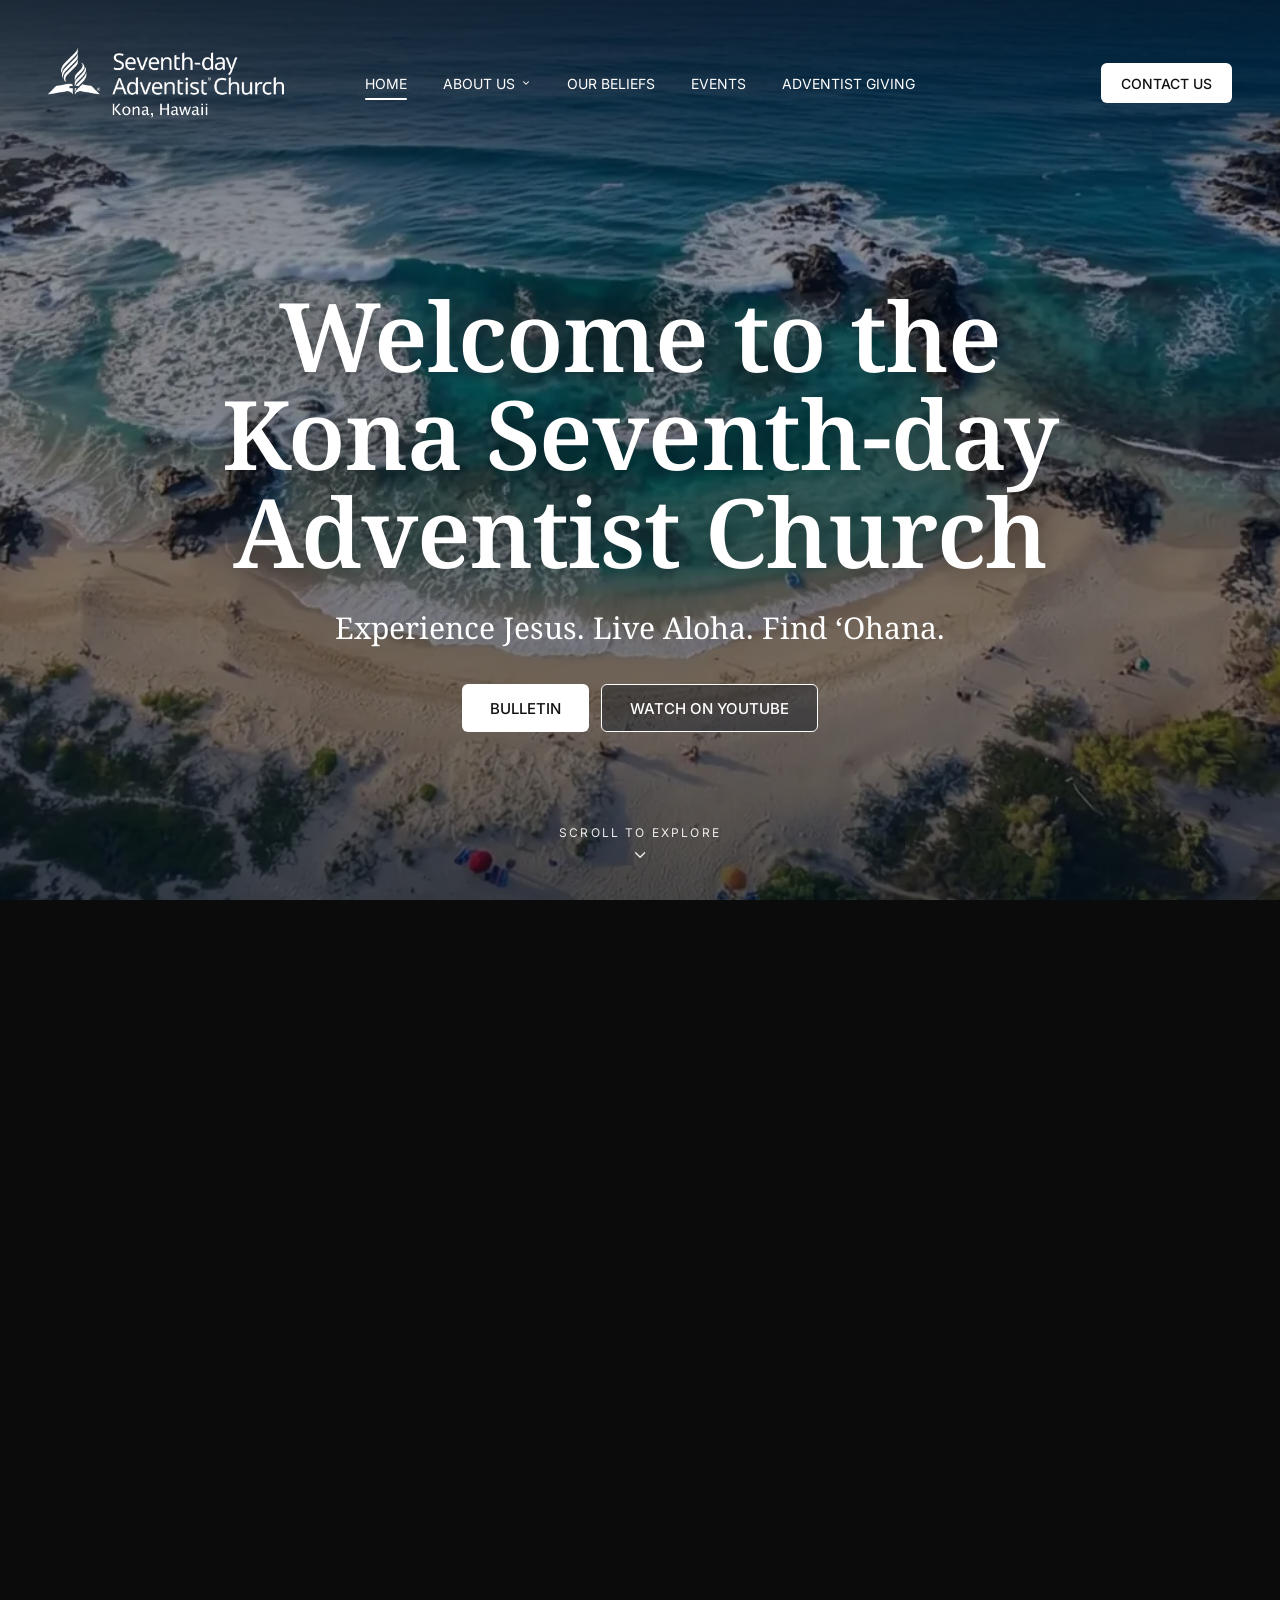
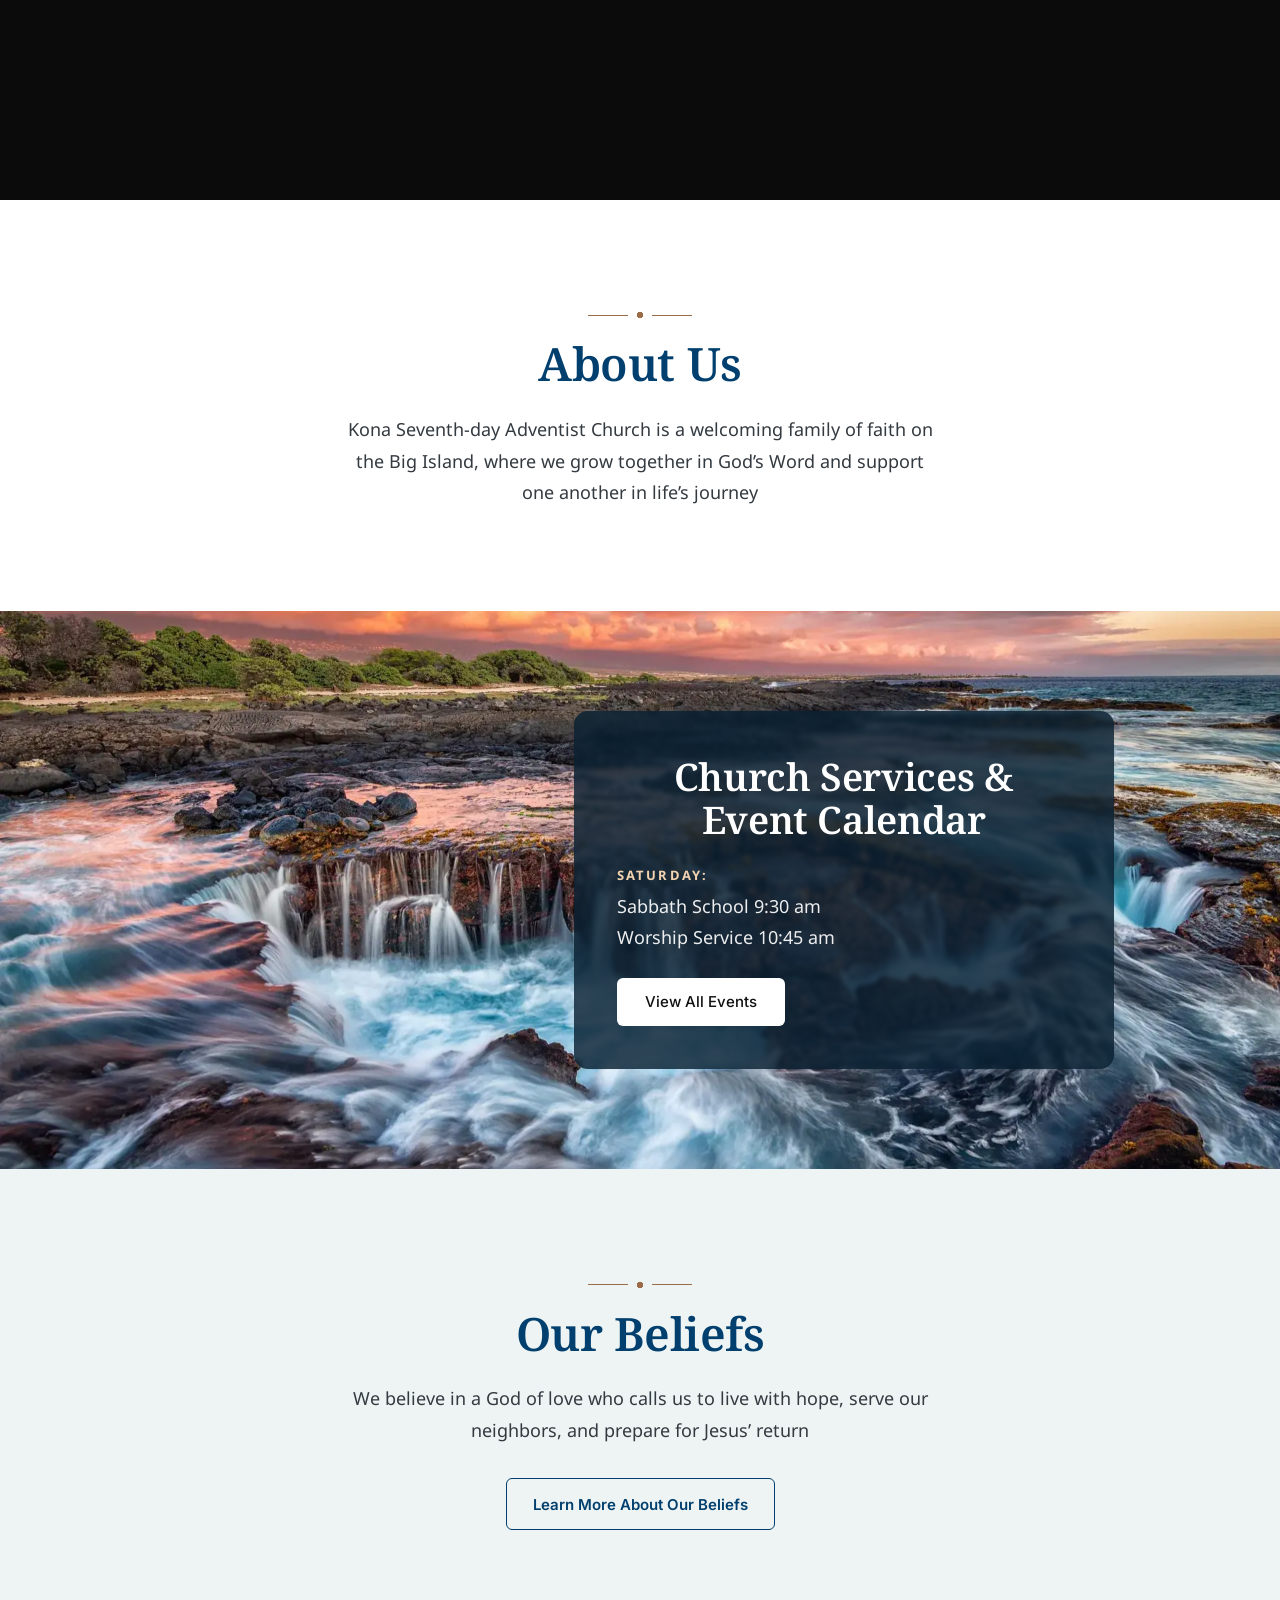
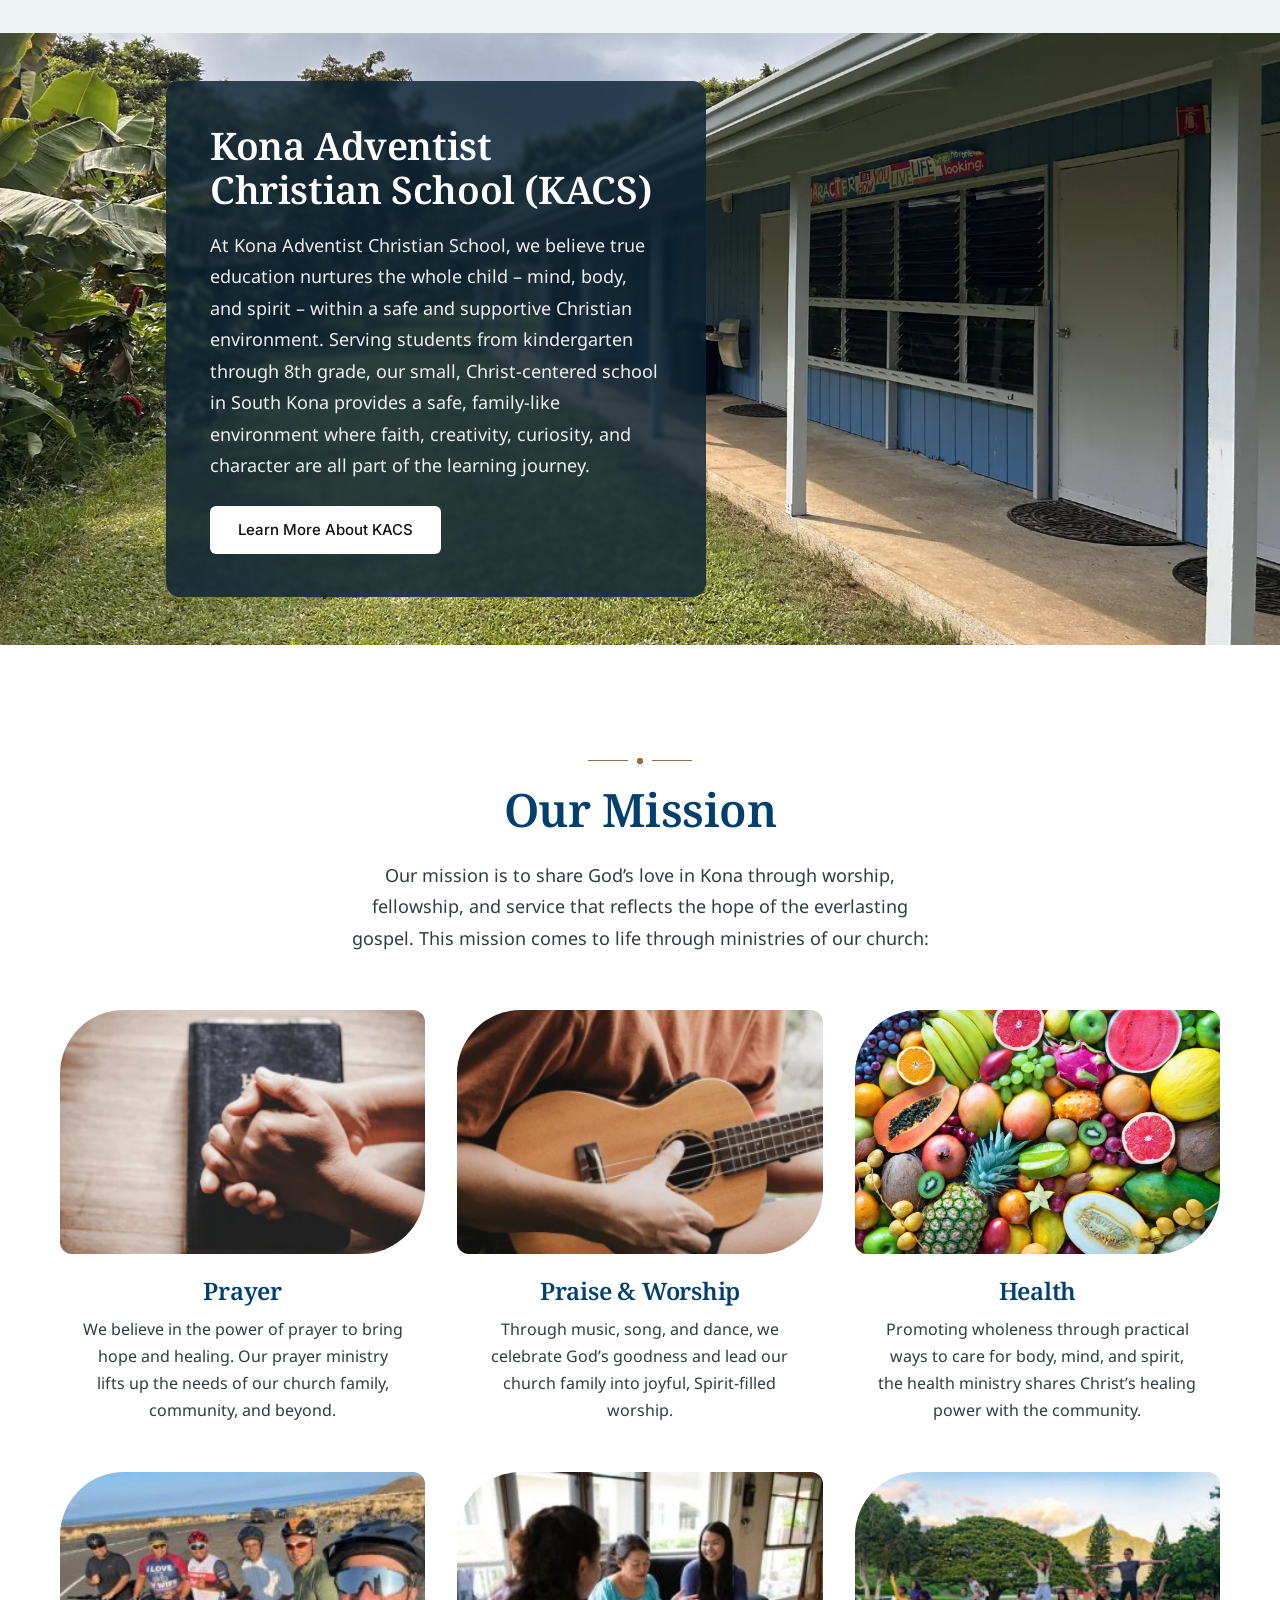
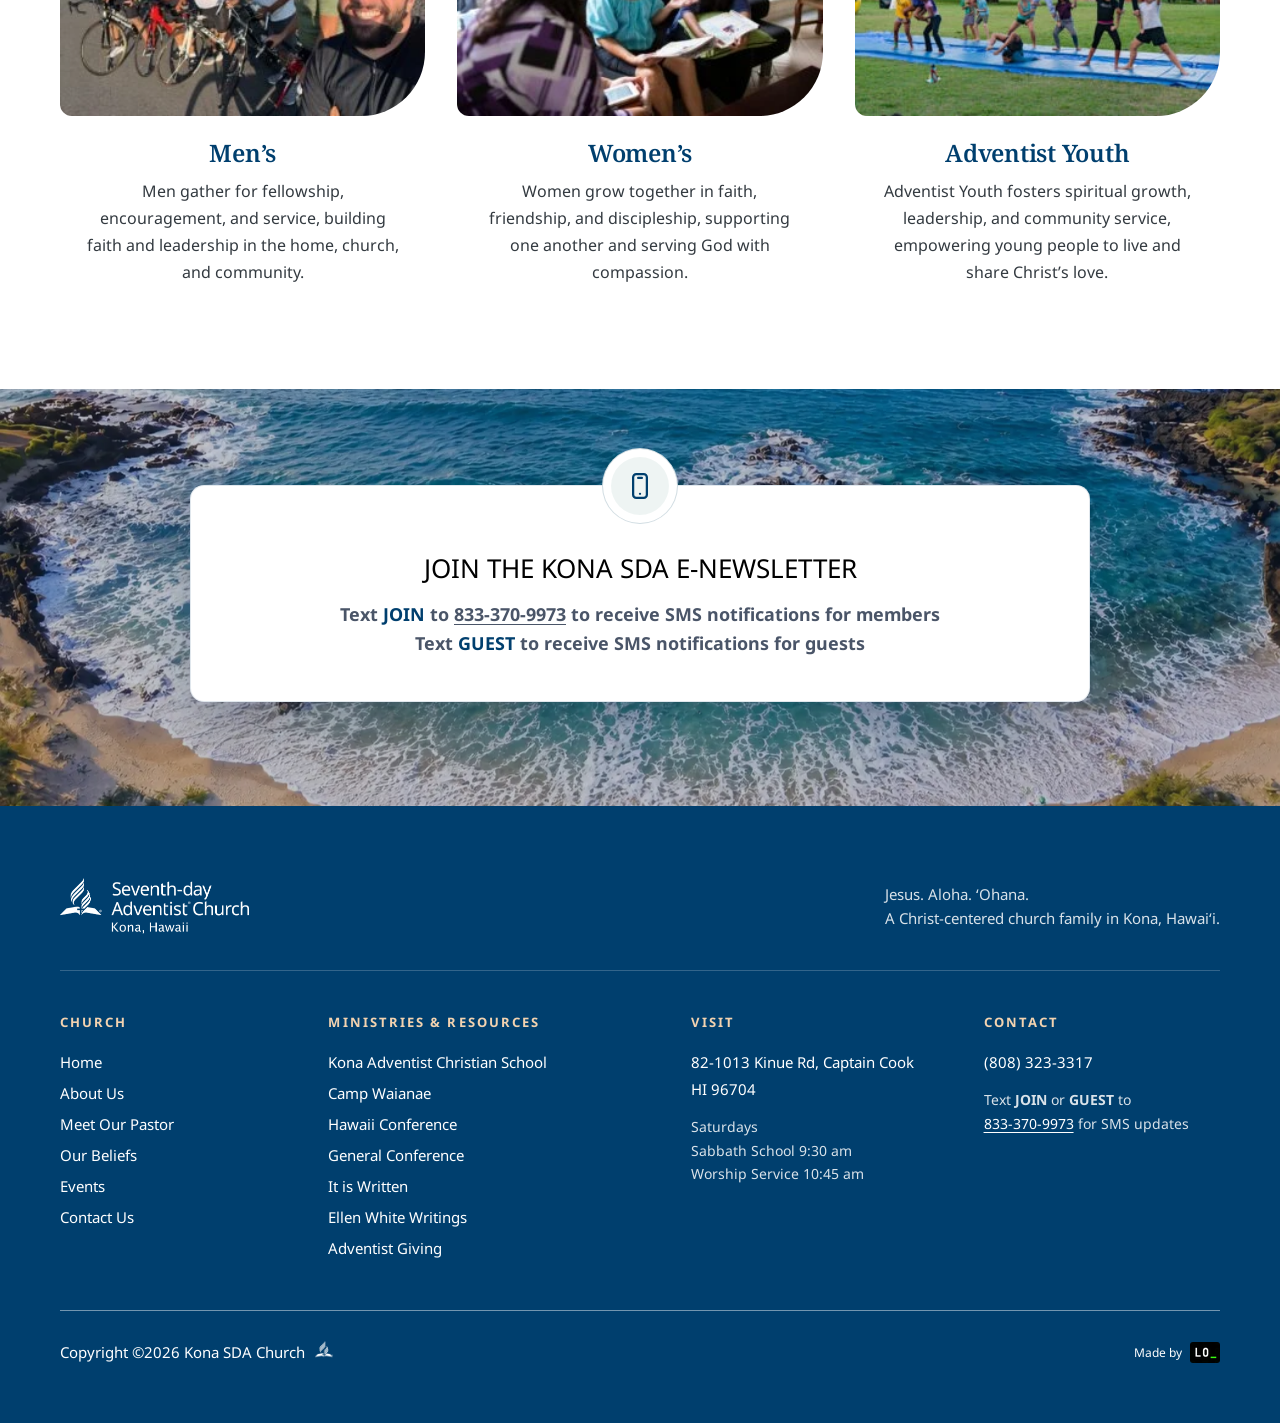
<file: index.html>
<!DOCTYPE html>
<html lang="en">
<head>
<meta charset="UTF-8">
<meta name="viewport" content="width=device-width, initial-scale=1">
<title>Kona Seventh-day Adventist Church | Captain Cook, Hawaii</title>
<meta name="description" content="A Christ-centered church family on Hawaii&#x27;s Big Island. Join us every Saturday in Captain Cook: Sabbath School 9:30 am and Worship Service 10:45 am.">
<meta property="og:type" content="website">
<meta property="og:site_name" content="Kona Seventh-day Adventist Church">
<meta property="og:title" content="Kona Seventh-day Adventist Church | Captain Cook, Hawaii">
<meta property="og:description" content="A Christ-centered church family on Hawaii&#x27;s Big Island. Join us every Saturday in Captain Cook: Sabbath School 9:30 am and Worship Service 10:45 am.">
<meta property="og:locale" content="en_US">
<meta name="twitter:card" content="summary">
<link rel="icon" href="favicon.ico" sizes="48x48">
<link rel="icon" href="img/icons/icon-192.png" type="image/png" sizes="192x192">
<link rel="apple-touch-icon" href="img/icons/apple-touch-icon.png">
<meta name="theme-color" content="#003F6E">
<script type="application/ld+json">
{
  "@context": "https://schema.org",
  "@type": "Church",
  "name": "Kona Seventh-day Adventist Church",
  "alternateName": "Kona SDA Church",
  "description": "A Christ-centered, Bible-based Seventh-day Adventist church family in Captain Cook, on Hawaii's Big Island.",
  "address": {
    "@type": "PostalAddress",
    "streetAddress": "82-1013 Kinue Road",
    "addressLocality": "Captain Cook",
    "addressRegion": "HI",
    "postalCode": "96704",
    "addressCountry": "US"
  },
  "telephone": "+1-808-323-3317",
  "email": "konasda@yahoo.com",
  "hasMap": "https://www.google.com/maps/search/?api=1&query=82-1013+Kinue+Rd%2C+Captain+Cook%2C+HI+96704",
  "sameAs": [
    "https://www.youtube.com/@konasdachurch"
  ]
}
</script>
<link rel="preload" href="fonts/noto-serif/noto-serif-latin-600-normal.woff2" as="font" type="font/woff2" crossorigin>
<link rel="preload" href="fonts/noto-sans/noto-sans-latin-400-normal.woff2" as="font" type="font/woff2" crossorigin>
<link rel="preload" href="img/hero/desktop/frame_001.webp" as="image" media="(min-width: 900px) and (hover: hover) and (pointer: fine)">
<link rel="preload" href="img/hero/hero-portrait-poster.webp" as="image" media="(orientation: portrait)">
<link rel="stylesheet" href="css/styles.css">
</head>
<body>

<div class="hero-scroll" id="hero-scroll">
<section class="hero" id="hero" aria-label="Welcome">
  <!-- Escritorio: secuencia de imágenes con el scroll · Móvil y tableta: video en bucle (lo elige el JS) -->
  <canvas class="hero__bg hero__canvas" aria-hidden="true"></canvas>
  <video class="hero__bg hero__video" aria-hidden="true" muted loop playsinline preload="none"
         data-portrait="img/hero/hero-portrait.mp4" data-landscape="img/hero/hero-landscape.mp4"></video>
  <div class="hero__overlay"></div>
  <button class="hero__pause" type="button" aria-label="Pause background video" hidden>
    <svg class="icon-pause" width="18" height="18" viewBox="0 0 24 24" fill="currentColor" aria-hidden="true"><rect x="6" y="5" width="4" height="14" rx="1"/><rect x="14" y="5" width="4" height="14" rx="1"/></svg>
    <svg class="icon-play" width="18" height="18" viewBox="0 0 24 24" fill="currentColor" aria-hidden="true"><path d="M8 5.5v13a1 1 0 0 0 1.5.86l10-6.5a1 1 0 0 0 0-1.72l-10-6.5A1 1 0 0 0 8 5.5z"/></svg>
  </button>
  <p class="hero__missing">Archivo pendiente: img/hero/</p>

  <nav class="nav" aria-label="Main">
    <a href="index.html" class="brand" aria-current="page"><img src="img/NAD_logo.webp" alt="Kona Seventh-day Adventist Church — Home" width="1500" height="445"></a>
    <ul class="nav__links">
      <li><a href="index.html" aria-current="page">HOME</a></li>
      <li class="has-sub">
        <a href="about-us.html" aria-haspopup="true">ABOUT US <svg class="nav__caret" width="10" height="10" viewBox="0 0 24 24" fill="none" stroke="currentColor" stroke-width="2.5" stroke-linecap="round" stroke-linejoin="round" aria-hidden="true"><path d="M6 9l6 6 6-6"/></svg></a>
        <ul class="submenu" aria-label="About Us">
          <li><a href="about-us.html">Who We Are</a></li>
          <li><a href="meet-our-pastor.html">Meet Our Pastor</a></li>
        </ul>
      </li>
      <li><a href="our-beliefs.html">OUR BELIEFS</a></li>
      <li><a href="events.html">EVENTS</a></li>
      <li><a href="https://adventistgiving.org/donate" target="_blank" rel="noopener">ADVENTIST GIVING</a></li>
    </ul>
    <a href="contact.html" class="btn btn--light btn--sm nav__cta">CONTACT US</a>
    <button class="nav__toggle" type="button" aria-label="Open menu" aria-expanded="false" aria-controls="menu">
      <svg width="22" height="22" viewBox="0 0 24 24" fill="none" stroke="currentColor" stroke-width="1.6" stroke-linecap="round"><path d="M4 8h16M4 16h16"/></svg>
    </button>
  </nav>

  <div class="hero__content">
    <h1 class="reveal"><span class="line">Welcome to the</span> <span class="nowrap">Kona Seventh-day</span> Adventist Church</h1>
    <p>Experience Jesus. Live Aloha. Find ‘Ohana.</p>
    <div class="actions reveal">
      <a href="bulletin/bulletin-10-10-2026.pdf" class="btn btn--light" target="_blank" rel="noopener">BULLETIN</a>
      <a href="https://www.youtube.com/@konasdachurch" class="btn btn--glass" target="_blank" rel="noopener">WATCH ON YOUTUBE</a>
    </div>
  </div>

  <a class="scroll-cue" href="#about">
    <span>Scroll to explore</span>
    <svg width="18" height="18" viewBox="0 0 24 24" fill="none" stroke="currentColor" stroke-width="1.8" stroke-linecap="round" stroke-linejoin="round" aria-hidden="true"><path d="M6 9l6 6 6-6"/></svg>
  </a>
</section>
</div>

<!-- =================== SECCIONES DEBAJO DEL HERO =================== -->
<main class="site page-editorial">

  <!-- About Us -->
  <section class="block" id="about" aria-labelledby="about-title">
    <div class="block__inner">
      <h2 id="about-title">About Us</h2>
      <p>Kona Seventh-day Adventist Church is a welcoming family of faith on the Big Island, where we grow together in God’s Word and support one another in life’s journey</p>
    </div>
  </section>

  <!-- Parallax: Church Services -->
  <section class="parallax parallax--right" id="services" aria-labelledby="services-title">
    <img class="parallax__img" src="img/keahole-point.webp" alt="" width="1920" height="1279" aria-hidden="true" loading="lazy" decoding="async">
    <div class="parallax__box">
      <h2 id="services-title">Church Services &amp; Event Calendar</h2>
      <dl class="schedule">
        <dt>Saturday:</dt>
        <dd>Sabbath School 9:30 am</dd>
        <dd>Worship Service 10:45 am</dd>
      </dl>
      <a href="events.html" class="btn btn--light parallax__btn">View All Events</a>
    </div>
  </section>

  <!-- Our Beliefs -->
  <section class="block block--sea" id="beliefs" aria-labelledby="beliefs-title">
    <div class="block__inner">
      <h2 id="beliefs-title">Our Beliefs</h2>
      <p>We believe in a God of love who calls us to live with hope, serve our neighbors, and prepare for Jesus’ return</p>
      <a href="our-beliefs.html" class="btn btn--ocean-outline btn--lg">Learn More About Our Beliefs</a>
    </div>
  </section>

  <!-- Parallax: KACS -->
  <section class="parallax parallax--left" id="kacs" aria-labelledby="kacs-title">
    <img class="parallax__img" src="img/kona-sda-school.webp" alt="" width="1920" height="1440" aria-hidden="true" loading="lazy" decoding="async">
    <div class="parallax__box">
      <h2 id="kacs-title">Kona Adventist Christian School (KACS)</h2>
      <p>At Kona Adventist Christian School, we believe true education nurtures the whole child – mind, body, and spirit – within a safe and supportive Christian environment. Serving students from kindergarten through 8th grade, our small, Christ-centered school in South Kona provides a safe, family-like environment where faith, creativity, curiosity, and character are all part of the learning journey.</p>
      <a href="https://www.konaadventistschool.com/" class="btn btn--light parallax__btn" target="_blank" rel="noopener">Learn More About KACS</a>
    </div>
  </section>

  <!-- Our Mission -->
  <section class="block" id="mission" aria-labelledby="mission-title">
    <div class="block__inner">
      <h2 id="mission-title">Our Mission</h2>
      <p>Our mission is to share God’s love in Kona through worship, fellowship, and service that reflects the hope of the everlasting gospel. This mission comes to life through ministries of our church:</p>
    </div>
    <ul class="ministries">
      <li class="ministry">
        <img class="ministry__img" src="img/praying-hands.webp" alt="Hands folded in prayer on top of a Bible" width="300" height="200" loading="lazy" decoding="async">
        <h3>Prayer</h3>
        <p>We believe in the power of prayer to bring hope and healing. Our prayer ministry lifts up the needs of our church family, community, and beyond.</p>
      </li>
      <li class="ministry">
        <img class="ministry__img" src="img/praise-worship.webp" alt="Hands playing a ukulele during worship" width="300" height="200" loading="lazy" decoding="async">
        <h3>Praise &amp; Worship</h3>
        <p>Through music, song, and dance, we celebrate God’s goodness and lead our church family into joyful, Spirit-filled worship.</p>
      </li>
      <li class="ministry">
        <img class="ministry__img" src="img/health-kona-sda-hawaii.webp" alt="Colorful assortment of fresh tropical fruits, including pineapple, papaya and dragon fruit" width="612" height="408" loading="lazy" decoding="async">
        <h3>Health</h3>
        <p>Promoting wholeness through practical ways to care for body, mind, and spirit, the health ministry shares Christ’s healing power with the community.</p>
      </li>
      <li class="ministry">
         <img class="ministry__img" src="img/men-biking-ministry.webp" alt="Men from the church bike ministry with their road bikes on a coastal road beside a lava field" width="300" height="200" loading="lazy" decoding="async">
        <h3>Men’s</h3>
        <p>Men gather for fellowship, encouragement, and service, building faith and leadership in the home, church, and community.</p>
      </li>
      <li class="ministry">
         <img class="ministry__img" src="img/women-bible-study.webp" alt="Women from the church studying the Bible together in a living room" width="300" height="200" loading="lazy" decoding="async">
        <h3>Women’s</h3>
        <p>Women grow together in faith, friendship, and discipleship, supporting one another and serving God with compassion.</p>
      </li>
      <li class="ministry">
         <img class="ministry__img" src="img/camp-waianae.webp" alt="Young people from the church doing acrobatic poses on a lawn at Camp Waianae" width="300" height="200" loading="lazy" decoding="async">
        <h3>Adventist Youth</h3>
        <p>Adventist Youth fosters spiritual growth, leadership, and community service, empowering young people to live and share Christ’s love.</p>
      </li>
    </ul>
  </section>

  <!-- E-newsletter -->
  <section class="newsletter" id="newsletter" aria-labelledby="newsletter-title" data-parallax>
    <img class="parallax__img" src="img/beach2.webp" alt="" width="1531" height="1027" aria-hidden="true" loading="lazy" decoding="async">
    <div class="newsletter__card">
      <span class="newsletter__icon" aria-hidden="true">
        <svg width="30" height="30" viewBox="0 0 24 24" fill="none" stroke="currentColor" stroke-width="1.8" stroke-linecap="round" stroke-linejoin="round"><g class="newsletter__phone"><rect x="6.5" y="2.5" width="11" height="19" rx="2.5"/><path d="M10.5 5.5h3"/><path d="M12 18.2h.01"/></g><path class="newsletter__wave newsletter__wave--r" d="M20.3 9a4 4 0 0 1 0 6"/><path class="newsletter__wave newsletter__wave--l" d="M3.7 9a4 4 0 0 0 0 6"/></svg>
      </span>
      <h2 id="newsletter-title">Join the Kona SDA <span class="nowrap-text">e-Newsletter</span></h2>
      <p>Text <span class="news-letter-keyword">JOIN</span> to <a href="sms:+18333709973?body=JOIN">833-370-9973</a> to receive SMS notifications for members<br>
         Text <span class="news-letter-keyword">GUEST</span> to receive SMS notifications for guests</p>
    </div>
  </section>

</main>

<footer class="footer">
  <div class="footer__inner">
    <div class="footer__brand">
      <a href="index.html" class="footer__logo"><img src="img/NAD_logo.webp" alt="Kona Seventh-day Adventist Church — Home" width="1500" height="445" loading="lazy"></a>
      <p>Jesus. Aloha. ʻOhana.<br>A Christ-centered church family in Kona, Hawaiʻi.</p>
    </div>

    <div class="footer__grid">
      <nav aria-labelledby="f-church">
        <h2 class="footer__heading" id="f-church">Church</h2>
        <ul>
          <li><a href="index.html" aria-current="page">Home</a></li>
          <li><a href="about-us.html">About Us</a></li>
          <li><a href="meet-our-pastor.html">Meet Our Pastor</a></li>
          <li><a href="our-beliefs.html">Our Beliefs</a></li>
          <li><a href="events.html">Events</a></li>
          <li><a href="contact.html">Contact Us</a></li>
        </ul>
      </nav>
      <nav aria-labelledby="f-resources">
        <h2 class="footer__heading" id="f-resources">Ministries &amp; Resources</h2>
        <ul>
          <li><a href="https://www.konaadventistschool.com/" target="_blank" rel="noopener">Kona Adventist Christian School</a></li>
          <li><a href="http://www.campwaianae.org" target="_blank" rel="noopener">Camp Waianae</a></li>
          <li><a href="http://www.hawaiisda.org" target="_blank" rel="noopener">Hawaii Conference</a></li>
          <li><a href="http://www.adventist.org" target="_blank" rel="noopener">General Conference</a></li>
          <li><a href="http://www.itiswritten.com" target="_blank" rel="noopener">It is Written</a></li>
          <li><a href="https://egwwritings.org/" target="_blank" rel="noopener">Ellen White Writings</a></li>
          <li><a href="https://adventistgiving.org/donate" target="_blank" rel="noopener">Adventist Giving</a></li>
        </ul>
      </nav>
      <div>
        <h2 class="footer__heading">Visit</h2>
        <address>
          <a href="https://www.google.com/maps/dir/?api=1&amp;destination=82-1013+Kinue+Rd%2C+Captain+Cook%2C+HI+96704" target="_blank" rel="noopener">82-1013 Kinue Rd, Captain Cook<br>HI 96704</a>
        </address>
        <p class="footer__note">Saturdays<br>Sabbath School 9:30 am<br>Worship Service 10:45 am</p>
      </div>
      <div>
        <h2 class="footer__heading">Contact</h2>
        <p><a href="tel:+18083233317">(808) 323-3317</a></p>
        <p class="footer__note">Text <strong>JOIN</strong> or <strong>GUEST</strong> to<br><a href="sms:+18333709973">833-370-9973</a> for SMS updates</p>
      </div>
    </div>

    <div class="footer__bottom">
      <p class="footer__copy">Copyright ©2026 Kona SDA Church
        <span class="footer__mark"><img src="img/NAD_logo.webp" alt="" width="1500" height="445" loading="lazy"></span></p>
      <p class="footer__made"><a class="footer__credit remove-decoration" href="https://www.leonoliver.com/" target="_blank" rel="noopener"><span class="footer__credit-text">Made by</span><picture><source srcset="img/leonoliver-logo-30.webp 30w, img/leonoliver-logo-48.webp 48w" sizes="30px" type="image/webp"><img src="img/leonoliver-logo-30.png" srcset="img/leonoliver-logo-30.png 30w, img/leonoliver-logo-48.png 48w" sizes="30px" width="30" height="21" alt="Leon Oliver" loading="lazy" decoding="async"></picture><span class="visually-hidden"> (opens in a new tab)</span></a></p>
    </div>
  </div>
</footer>

<nav class="menu" id="menu" aria-label="Main menu" aria-hidden="true">
  <div class="menu__top">
    <span class="brand"><img src="img/NAD_logo.webp" alt="" width="1500" height="445"></span>
    <button class="nav__toggle" type="button" data-close aria-label="Close menu">
      <svg width="22" height="22" viewBox="0 0 24 24" fill="none" stroke="currentColor" stroke-width="1.6" stroke-linecap="round"><path d="M6 6l12 12M18 6L6 18"/></svg>
    </button>
  </div>
  <ul class="menu__links">
    <li><a href="index.html" aria-current="page">HOME</a></li>
    <li class="menu__has-sub"><a href="about-us.html" data-submenu-toggle aria-expanded="false" aria-controls="menu-sub-about">ABOUT US <svg class="menu__caret" width="18" height="18" viewBox="0 0 24 24" fill="none" stroke="currentColor" stroke-width="2" stroke-linecap="round" stroke-linejoin="round" aria-hidden="true"><path d="M6 9l6 6 6-6"/></svg></a>
      <ul class="menu__sub" id="menu-sub-about">
        <li><a href="about-us.html">Who We Are</a></li>
        <li><a href="meet-our-pastor.html">Meet Our Pastor</a></li>
      </ul>
    </li>
    <li><a href="our-beliefs.html">OUR BELIEFS</a></li>
    <li><a href="events.html">EVENTS</a></li>
    <li><a href="https://adventistgiving.org/donate" target="_blank" rel="noopener">ADVENTIST GIVING</a></li>
  </ul>
  <a href="contact.html" class="btn btn--light">Contact Us</a>
</nav>

<script src="js/main.js"></script>
</body>
</html>
</file>
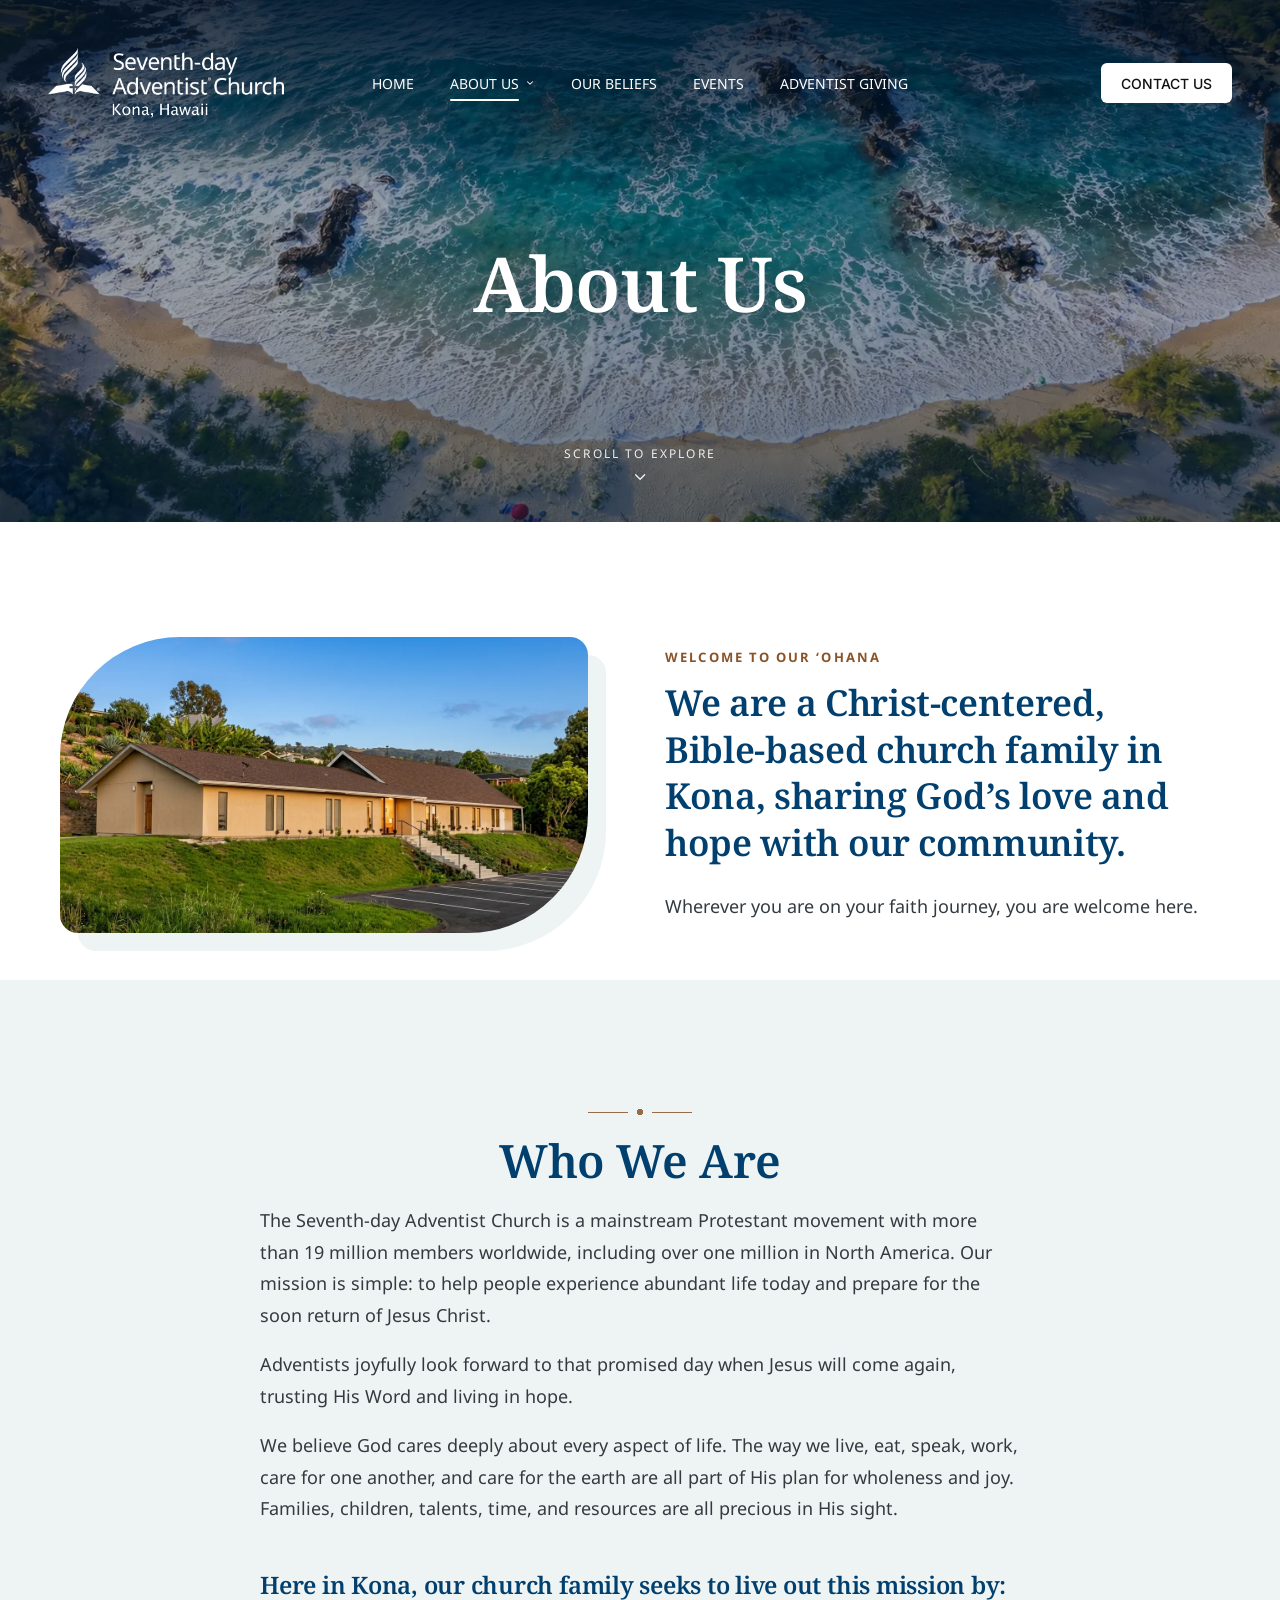
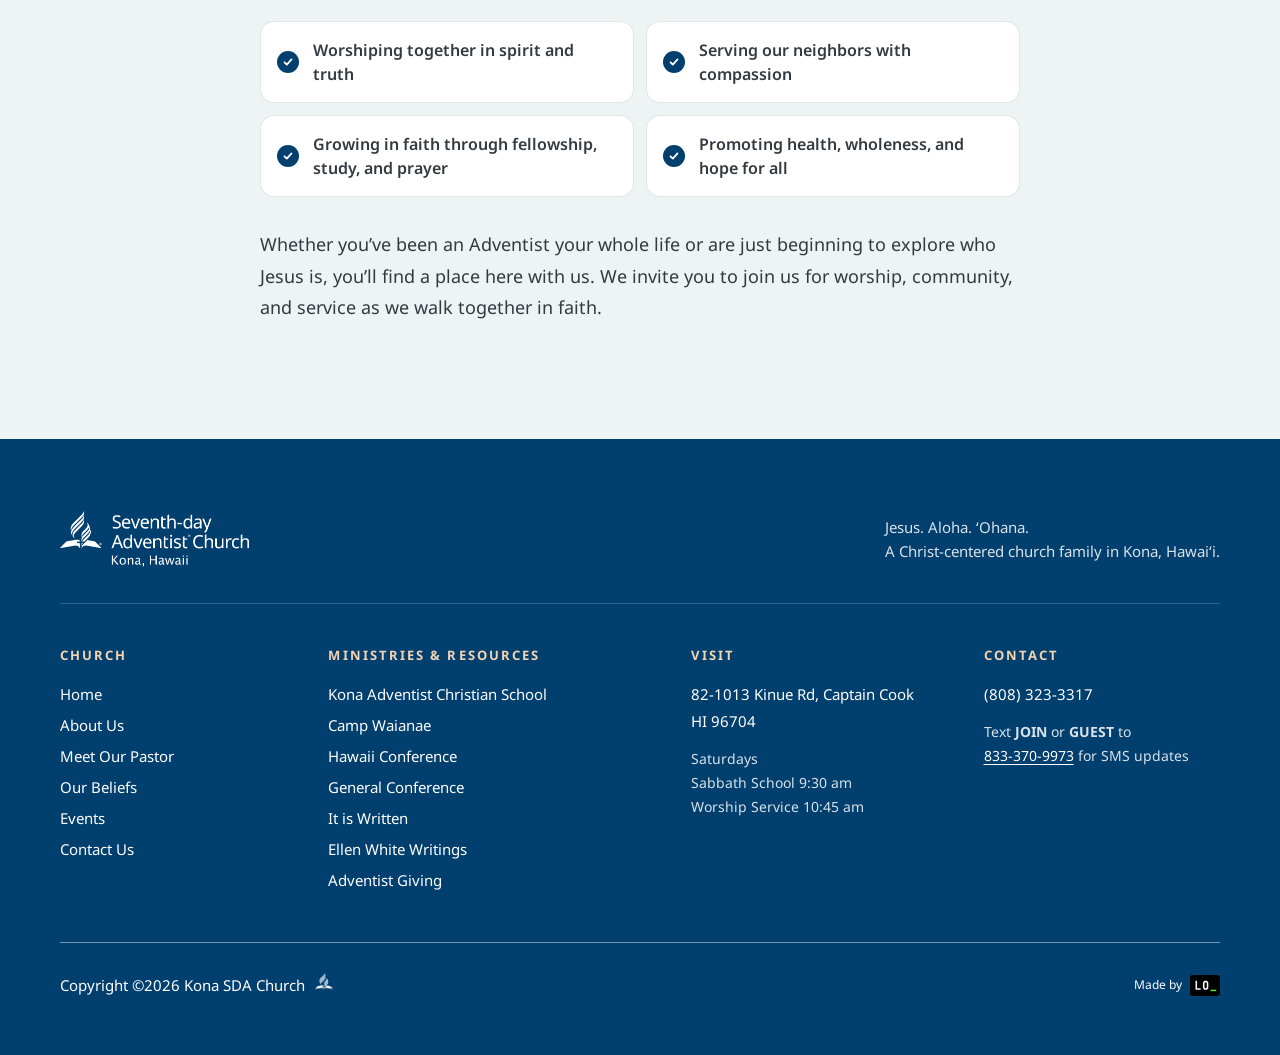
<file: about-us.html>
<!DOCTYPE html>
<html lang="en">
<head>
<meta charset="UTF-8">
<meta name="viewport" content="width=device-width, initial-scale=1">
<title>About Us | Kona Seventh-day Adventist Church</title>
<meta name="description" content="Get to know the Kona Seventh-day Adventist Church, a Christ-centered, Bible-based church family in Captain Cook, Hawaii, sharing God&#x27;s love with our community.">
<meta property="og:type" content="website">
<meta property="og:site_name" content="Kona Seventh-day Adventist Church">
<meta property="og:title" content="About Us | Kona Seventh-day Adventist Church">
<meta property="og:description" content="Get to know the Kona Seventh-day Adventist Church, a Christ-centered, Bible-based church family in Captain Cook, Hawaii, sharing God&#x27;s love with our community.">
<meta property="og:locale" content="en_US">
<meta name="twitter:card" content="summary">
<link rel="icon" href="favicon.ico" sizes="48x48">
<link rel="icon" href="img/icons/icon-192.png" type="image/png" sizes="192x192">
<link rel="apple-touch-icon" href="img/icons/apple-touch-icon.png">
<meta name="theme-color" content="#003F6E">
<link rel="preload" href="fonts/noto-serif/noto-serif-latin-600-normal.woff2" as="font" type="font/woff2" crossorigin>
<link rel="preload" href="fonts/noto-sans/noto-sans-latin-400-normal.woff2" as="font" type="font/woff2" crossorigin>
<link rel="stylesheet" href="css/styles.css">
</head>
<body class="page-about page-editorial">

<!-- =================== HEADER =================== -->
<header class="site-header">
  <nav class="nav" aria-label="Main">
    <a href="index.html" class="brand"><img src="img/NAD_logo.webp" alt="Kona Seventh-day Adventist Church — Home" width="1500" height="445"></a>
    <ul class="nav__links">
      <li><a href="index.html">HOME</a></li>
      <li class="has-sub">
        <a href="about-us.html" aria-haspopup="true" aria-current="page">ABOUT US <svg class="nav__caret" width="10" height="10" viewBox="0 0 24 24" fill="none" stroke="currentColor" stroke-width="2.5" stroke-linecap="round" stroke-linejoin="round" aria-hidden="true"><path d="M6 9l6 6 6-6"/></svg></a>
        <ul class="submenu" aria-label="About Us">
          <li><a href="about-us.html" aria-current="page">Who We Are</a></li>
          <li><a href="meet-our-pastor.html">Meet Our Pastor</a></li>
        </ul>
      </li>
      <li><a href="our-beliefs.html">OUR BELIEFS</a></li>
      <li><a href="events.html">EVENTS</a></li>
      <li><a href="https://adventistgiving.org/donate" target="_blank" rel="noopener">ADVENTIST GIVING</a></li>
    </ul>
    <a href="contact.html" class="btn btn--light btn--sm nav__cta">CONTACT US</a>
    <button class="nav__toggle" type="button" aria-label="Open menu" aria-expanded="false" aria-controls="menu">
      <svg width="22" height="22" viewBox="0 0 24 24" fill="none" stroke="currentColor" stroke-width="1.6" stroke-linecap="round"><path d="M4 8h16M4 16h16"/></svg>
    </button>
  </nav>
</header>

<main>

  <!-- Hero banner -->
  <section class="page-hero" aria-labelledby="page-title">
    <img class="page-hero__img" src="img/beach2.webp" alt="" width="1531" height="1027" aria-hidden="true" fetchpriority="high">
    <h1 id="page-title">About Us</h1>
    <a class="scroll-cue" href="#intro">
      <span>Scroll to explore</span>
      <svg width="18" height="18" viewBox="0 0 24 24" fill="none" stroke="currentColor" stroke-width="1.8" stroke-linecap="round" stroke-linejoin="round" aria-hidden="true"><path d="M6 9l6 6 6-6"/></svg>
    </a>
  </section>

  <!-- Intro: foto + titular (mismo diseño que Our Beliefs) -->
  <section class="bl-intro" id="intro" aria-labelledby="intro-title">
    <div class="bl-intro__grid">
      <figure class="bl-intro__media">
        <img src="img/kona-church.webp" alt="Exterior of the Kona Seventh-day Adventist Church building surrounded by green lawn and tropical trees" width="1264" height="848" loading="lazy" decoding="async">
      </figure>
      <div class="bl-intro__text">
        <p class="eyebrow">Welcome to our ‘Ohana</p>
        <h2 id="intro-title" class="bl-intro__statement">We are a Christ-centered, Bible-based church family in Kona, sharing God’s love and hope with our community.</h2>
        <p>Wherever you are on your faith journey, you are welcome here.</p>
      </div>
    </div>
  </section>

  <!-- Quiénes somos + pilares (franja verde-océano, como "Our Core Beliefs") -->
  <section class="bl-core about-who" aria-labelledby="who-title">
    <svg class="bl-core__wave" viewBox="0 0 1440 80" preserveAspectRatio="none" aria-hidden="true"><path d="M0 48c160-32 320-40 480-24s320 48 480 40 320-48 480-48V80H0z"/></svg>
    <div class="about-who__inner">
      <span class="bl-ornament" aria-hidden="true"></span>
      <h2 id="who-title">Who We Are</h2>
      <p>The Seventh-day Adventist Church is a mainstream Protestant movement with more than 19 million members worldwide, including over one million in North America. Our mission is simple: to help people experience abundant life today and prepare for the soon return of Jesus Christ.</p>
      <p>Adventists joyfully look forward to that promised day when Jesus will come again, trusting His Word and living in hope.</p>
      <p>We believe God cares deeply about every aspect of life. The way we live, eat, speak, work, care for one another, and care for the earth are all part of His plan for wholeness and joy. Families, children, talents, time, and resources are all precious in His sight.</p>

      <h3 class="pillars__title">Here in Kona, our church family seeks to live out this mission by:</h3>
      <ul class="pillars">
        <li>Worshiping together in spirit and truth</li>
        <li>Serving our neighbors with compassion</li>
        <li>Growing in faith through fellowship, study, and prayer</li>
        <li>Promoting health, wholeness, and hope for all</li>
      </ul>

      <p class="closing">Whether you’ve been an Adventist your whole life or are just beginning to explore who Jesus is, you’ll find a place here with us. We invite you to join us for worship, community, and service as we walk together in faith.</p>
    </div>
  </section>

</main>

<footer class="footer">
  <div class="footer__inner">
    <div class="footer__brand">
      <a href="index.html" class="footer__logo"><img src="img/NAD_logo.webp" alt="Kona Seventh-day Adventist Church — Home" width="1500" height="445" loading="lazy"></a>
      <p>Jesus. Aloha. ʻOhana.<br>A Christ-centered church family in Kona, Hawaiʻi.</p>
    </div>

    <div class="footer__grid">
      <nav aria-labelledby="f-church">
        <h2 class="footer__heading" id="f-church">Church</h2>
        <ul>
          <li><a href="index.html">Home</a></li>
          <li><a href="about-us.html" aria-current="page">About Us</a></li>
          <li><a href="meet-our-pastor.html">Meet Our Pastor</a></li>
          <li><a href="our-beliefs.html">Our Beliefs</a></li>
          <li><a href="events.html">Events</a></li>
          <li><a href="contact.html">Contact Us</a></li>
        </ul>
      </nav>
      <nav aria-labelledby="f-resources">
        <h2 class="footer__heading" id="f-resources">Ministries &amp; Resources</h2>
        <ul>
          <li><a href="https://www.konaadventistschool.com/" target="_blank" rel="noopener">Kona Adventist Christian School</a></li>
          <li><a href="http://www.campwaianae.org" target="_blank" rel="noopener">Camp Waianae</a></li>
          <li><a href="http://www.hawaiisda.org" target="_blank" rel="noopener">Hawaii Conference</a></li>
          <li><a href="http://www.adventist.org" target="_blank" rel="noopener">General Conference</a></li>
          <li><a href="http://www.itiswritten.com" target="_blank" rel="noopener">It is Written</a></li>
          <li><a href="https://egwwritings.org/" target="_blank" rel="noopener">Ellen White Writings</a></li>
          <li><a href="https://adventistgiving.org/donate" target="_blank" rel="noopener">Adventist Giving</a></li>
        </ul>
      </nav>
      <div>
        <h2 class="footer__heading">Visit</h2>
        <address>
          <a href="https://www.google.com/maps/dir/?api=1&amp;destination=82-1013+Kinue+Rd%2C+Captain+Cook%2C+HI+96704" target="_blank" rel="noopener">82-1013 Kinue Rd, Captain Cook<br>HI 96704</a>
        </address>
        <p class="footer__note">Saturdays<br>Sabbath School 9:30 am<br>Worship Service 10:45 am</p>
      </div>
      <div>
        <h2 class="footer__heading">Contact</h2>
        <p><a href="tel:+18083233317">(808) 323-3317</a></p>
        <p class="footer__note">Text <strong>JOIN</strong> or <strong>GUEST</strong> to<br><a href="sms:+18333709973">833-370-9973</a> for SMS updates</p>
      </div>
    </div>

    <div class="footer__bottom">
      <p class="footer__copy">Copyright ©2026 Kona SDA Church
        <span class="footer__mark"><img src="img/NAD_logo.webp" alt="" width="1500" height="445" loading="lazy"></span></p>
      <p class="footer__made"><a class="footer__credit remove-decoration" href="https://www.leonoliver.com/" target="_blank" rel="noopener"><span class="footer__credit-text">Made by</span><picture><source srcset="img/leonoliver-logo-30.webp 30w, img/leonoliver-logo-48.webp 48w" sizes="30px" type="image/webp"><img src="img/leonoliver-logo-30.png" srcset="img/leonoliver-logo-30.png 30w, img/leonoliver-logo-48.png 48w" sizes="30px" width="30" height="21" alt="Leon Oliver" loading="lazy" decoding="async"></picture><span class="visually-hidden"> (opens in a new tab)</span></a></p>
    </div>
  </div>
</footer>

<nav class="menu" id="menu" aria-label="Main menu" aria-hidden="true">
  <div class="menu__top">
    <span class="brand"><img src="img/NAD_logo.webp" alt="" width="1500" height="445"></span>
    <button class="nav__toggle" type="button" data-close aria-label="Close menu">
      <svg width="22" height="22" viewBox="0 0 24 24" fill="none" stroke="currentColor" stroke-width="1.6" stroke-linecap="round"><path d="M6 6l12 12M18 6L6 18"/></svg>
    </button>
  </div>
  <ul class="menu__links">
    <li><a href="index.html">HOME</a></li>
    <li class="menu__has-sub"><a href="about-us.html" data-submenu-toggle aria-expanded="false" aria-controls="menu-sub-about">ABOUT US <svg class="menu__caret" width="18" height="18" viewBox="0 0 24 24" fill="none" stroke="currentColor" stroke-width="2" stroke-linecap="round" stroke-linejoin="round" aria-hidden="true"><path d="M6 9l6 6 6-6"/></svg></a>
      <ul class="menu__sub" id="menu-sub-about">
        <li><a href="about-us.html" aria-current="page">Who We Are</a></li>
        <li><a href="meet-our-pastor.html">Meet Our Pastor</a></li>
      </ul>
    </li>
    <li><a href="our-beliefs.html">OUR BELIEFS</a></li>
    <li><a href="events.html">EVENTS</a></li>
    <li><a href="https://adventistgiving.org/donate" target="_blank" rel="noopener">ADVENTIST GIVING</a></li>
  </ul>
  <a href="contact.html" class="btn btn--light">Contact Us</a>
</nav>

<script src="js/main.js"></script>
</body>
</html>
</file>
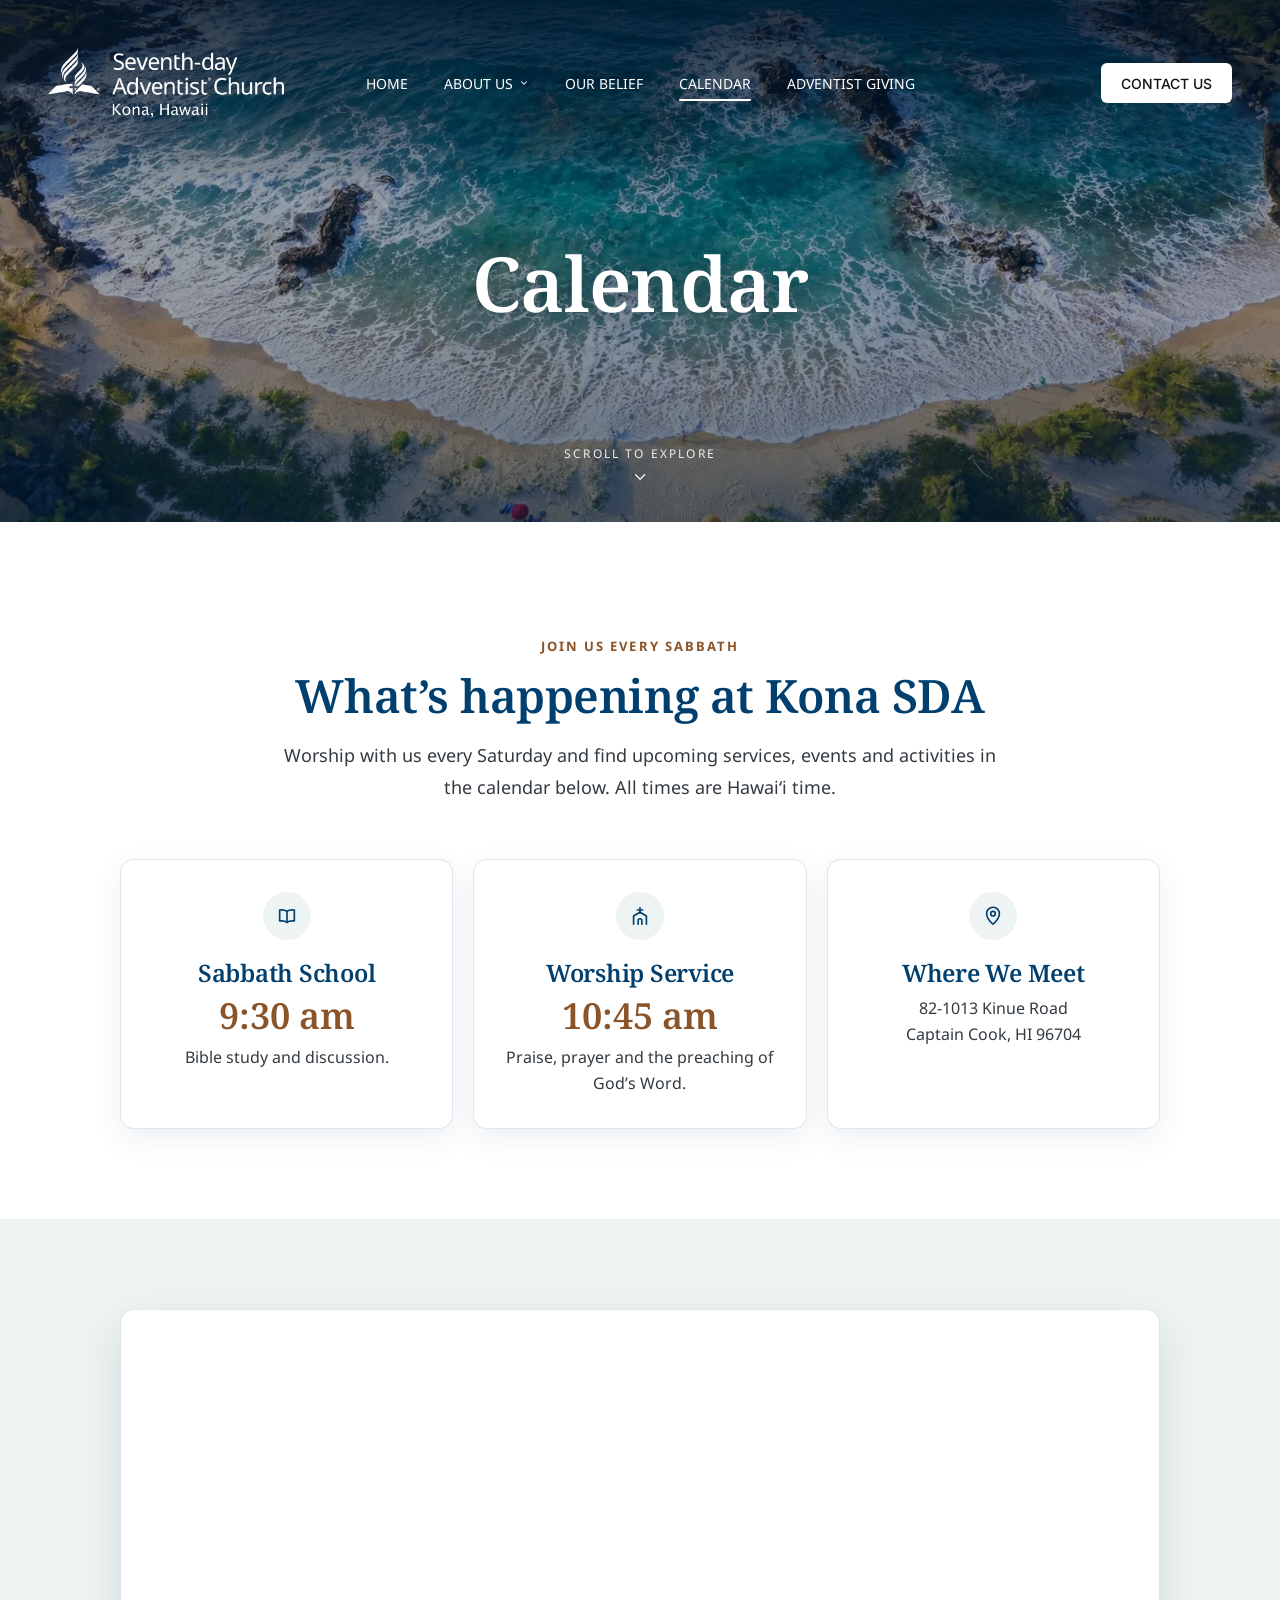
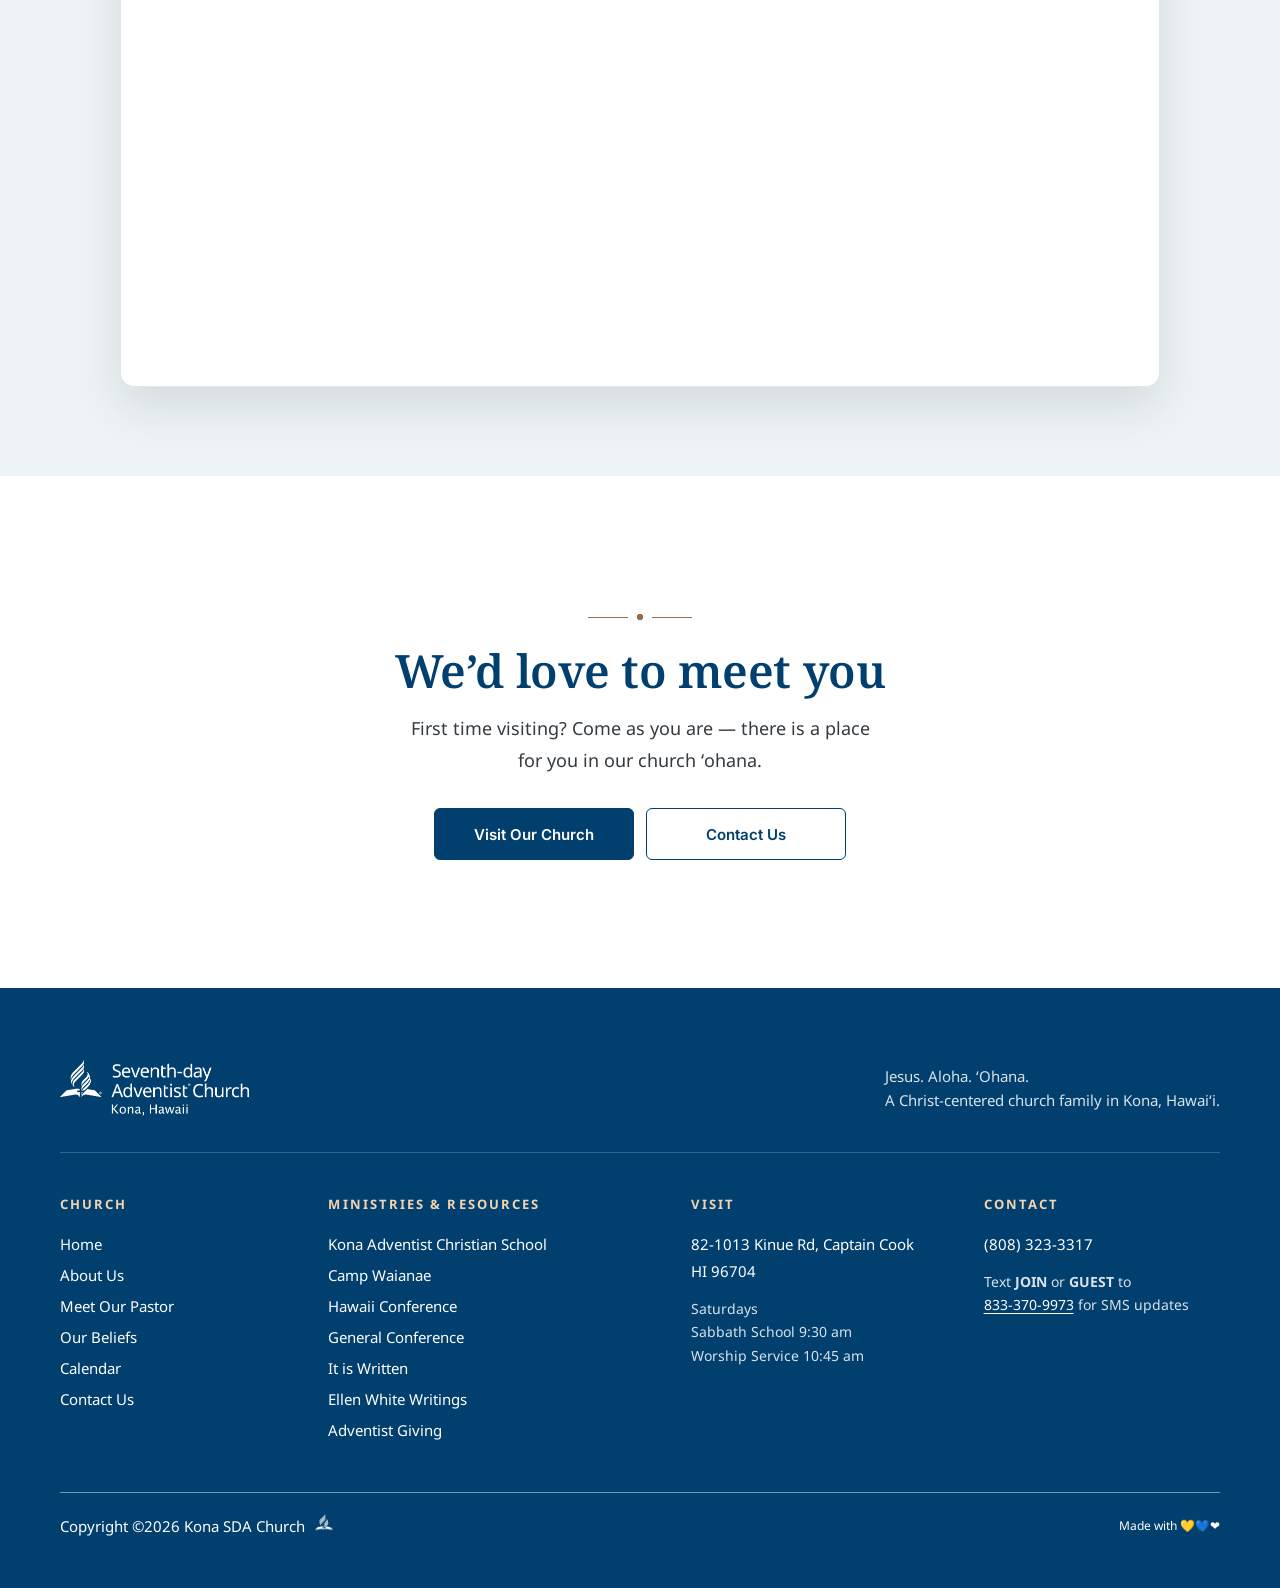
<file: calendar.html>
<!DOCTYPE html>
<html lang="en">
<head>
<meta charset="UTF-8">
<meta name="viewport" content="width=device-width, initial-scale=1">
<title>Events Calendar | Kona Seventh-day Adventist Church</title>
<meta name="description" content="Upcoming services, events and activities at the Kona Seventh-day Adventist Church in Captain Cook, Hawaii. Join us every Sabbath at 9:30 am and 10:45 am.">
<meta property="og:type" content="website">
<meta property="og:site_name" content="Kona Seventh-day Adventist Church">
<meta property="og:title" content="Events Calendar | Kona Seventh-day Adventist Church">
<meta property="og:description" content="Upcoming services, events and activities at the Kona Seventh-day Adventist Church in Captain Cook, Hawaii. Join us every Sabbath at 9:30 am and 10:45 am.">
<meta property="og:locale" content="en_US">
<meta name="twitter:card" content="summary">
<link rel="icon" href="favicon.ico" sizes="48x48">
<link rel="icon" href="img/icons/icon-192.png" type="image/png" sizes="192x192">
<link rel="apple-touch-icon" href="img/icons/apple-touch-icon.png">
<meta name="theme-color" content="#003F6E">
<link rel="preload" href="fonts/noto-serif/noto-serif-latin-600-normal.woff2" as="font" type="font/woff2" crossorigin>
<link rel="preload" href="fonts/noto-sans/noto-sans-latin-400-normal.woff2" as="font" type="font/woff2" crossorigin>
<link rel="stylesheet" href="css/styles.css">
</head>
<body class="page-about page-editorial">

<!-- =================== HEADER =================== -->
<header class="site-header">
  <div class="nav">
    <a href="index.html" class="brand"><img src="img/NAD_logo.webp" alt="Kona Seventh-day Adventist Church — Home" width="1500" height="445"></a>
    <ul class="nav__links">
      <li><a href="index.html">HOME</a></li>
      <li class="has-sub">
        <a href="about-us.html" aria-haspopup="true">ABOUT US <svg class="nav__caret" width="10" height="10" viewBox="0 0 24 24" fill="none" stroke="currentColor" stroke-width="2.5" stroke-linecap="round" stroke-linejoin="round" aria-hidden="true"><path d="M6 9l6 6 6-6"/></svg></a>
        <ul class="submenu" aria-label="About Us">
          <li><a href="about-us.html">Who We Are</a></li>
          <li><a href="meet-our-pastor.html">Meet Our Pastor</a></li>
        </ul>
      </li>
      <li><a href="our-beliefs.html">OUR BELIEF</a></li>
      <li><a href="calendar.html" aria-current="page">CALENDAR</a></li>
      <li><a href="https://adventistgiving.org/donate" target="_blank" rel="noopener">ADVENTIST GIVING</a></li>
    </ul>
    <a href="contact.html" class="btn btn--light btn--sm nav__cta">CONTACT US</a>
    <button class="nav__toggle" type="button" aria-label="Open menu" aria-expanded="false" aria-controls="menu">
      <svg width="22" height="22" viewBox="0 0 24 24" fill="none" stroke="currentColor" stroke-width="1.6" stroke-linecap="round"><path d="M4 8h16M4 16h16"/></svg>
    </button>
  </div>
</header>

<main>

  <!-- Hero banner -->
  <section class="page-hero" aria-labelledby="page-title">
    <img class="page-hero__img" src="img/beach2.webp" alt="" width="1531" height="1027" aria-hidden="true" fetchpriority="high">
    <h1 id="page-title">Calendar</h1>
    <a class="scroll-cue" href="#join-us">
      <span>Scroll to explore</span>
      <svg width="18" height="18" viewBox="0 0 24 24" fill="none" stroke="currentColor" stroke-width="1.8" stroke-linecap="round" stroke-linejoin="round" aria-hidden="true"><path d="M6 9l6 6 6-6"/></svg>
    </a>
  </section>

  <!-- 1. Introducción + 2. Cada sábado -->
  <section class="cal-intro" id="join-us" aria-labelledby="cal-title">
    <div class="cal-intro__head">
      <p class="eyebrow">Join us every Sabbath</p>
      <h2 id="cal-title">What’s happening at Kona SDA</h2>
      <p>Worship with us every Saturday and find upcoming services, events and activities in the calendar below. All times are Hawaiʻi time.</p>
    </div>
    <ul class="sabbath">
      <li class="sabbath__card">
        <span class="sabbath__icon"><svg width="22" height="22" viewBox="0 0 24 24" fill="none" stroke="currentColor" stroke-width="1.8" stroke-linecap="round" stroke-linejoin="round" aria-hidden="true"><path d="M12 7c-2-1.6-5-2-8-1.6v12c3-.4 6 0 8 1.6 2-1.6 5-2 8-1.6v-12c-3-.4-6 0-8 1.6z"/><path d="M12 7v12"/></svg></span>
        <h3>Sabbath School</h3>
        <p class="sabbath__time">9:30 am</p>
        <p>Bible study and discussion.</p>
      </li>
      <li class="sabbath__card">
        <span class="sabbath__icon"><svg width="22" height="22" viewBox="0 0 24 24" fill="none" stroke="currentColor" stroke-width="1.8" stroke-linecap="round" stroke-linejoin="round" aria-hidden="true"><path d="M12 3v6M9 5.5h6"/><path d="M5 21V12l7-4 7 4v9"/><path d="M10 21v-4a2 2 0 0 1 4 0v4"/></svg></span>
        <h3>Worship Service</h3>
        <p class="sabbath__time">10:45 am</p>
        <p>Praise, prayer and the preaching of God’s Word.</p>
      </li>
      <li class="sabbath__card">
        <span class="sabbath__icon"><svg width="22" height="22" viewBox="0 0 24 24" fill="none" stroke="currentColor" stroke-width="1.8" stroke-linecap="round" stroke-linejoin="round" aria-hidden="true"><path d="M12 21s-7-6.2-7-11.5A7 7 0 0 1 19 9.5C19 14.8 12 21 12 21z"/><circle cx="12" cy="9.5" r="2.5"/></svg></span>
        <h3>Where We Meet</h3>
        <p class="sabbath__place">82-1013 Kinue Road<br>Captain Cook, HI 96704</p>
      </li>
    </ul>
  </section>

  <!-- Calendario de Google (hora de Hawái). El JS elige la vista: mes en pantallas grandes, agenda en móvil. -->
  <section class="calendar" id="calendar" aria-label="Calendar of services and events">
    <div class="calendar__frame">
      <iframe class="calendar__embed"
              title="Kona SDA Church calendar of services and events"
              data-src="https://calendar.google.com/calendar/embed?src=bbdc40260f9eb166dd29863cd0284336798bbf6154019d2cab7e2cb9b9b5b617%40group.calendar.google.com&amp;ctz=Pacific%2FHonolulu&amp;showTitle=0&amp;showPrint=0&amp;showCalendars=1&amp;showTz=0&amp;mode=MONTH"
              data-mobile-src="https://calendar.google.com/calendar/embed?src=bbdc40260f9eb166dd29863cd0284336798bbf6154019d2cab7e2cb9b9b5b617%40group.calendar.google.com&amp;ctz=Pacific%2FHonolulu&amp;showTitle=0&amp;showPrint=0&amp;showCalendars=1&amp;showTz=0&amp;mode=AGENDA"
              loading="lazy"></iframe>
      <noscript><p><a href="https://calendar.google.com/calendar/embed?src=bbdc40260f9eb166dd29863cd0284336798bbf6154019d2cab7e2cb9b9b5b617%40group.calendar.google.com&amp;ctz=Pacific%2FHonolulu&amp;showTitle=0&amp;showPrint=0&amp;showCalendars=1&amp;showTz=0&amp;mode=MONTH" target="_blank" rel="noopener">Open the church calendar in Google Calendar</a></p></noscript>
    </div>
  </section>

  <!-- 4. Invitación final -->
  <section class="bl-cta" aria-labelledby="cta-title">
    <span class="bl-ornament" aria-hidden="true"></span>
    <h2 id="cta-title">We’d love to meet you</h2>
    <p>First time visiting? Come as you are — there is a place for you in our church ʻohana.</p>
    <div class="bl-cta__actions">
      <a class="btn btn--ocean btn--lg" href="https://www.google.com/maps/dir/?api=1&amp;destination=82-1013+Kinue+Rd%2C+Captain+Cook%2C+HI+96704" target="_blank" rel="noopener">Visit Our Church<span class="visually-hidden"> (directions open in Google Maps)</span></a>
      <a class="btn btn--ocean-outline btn--lg" href="contact.html">Contact Us</a>
    </div>
  </section>


</main>

<footer class="footer">
  <div class="footer__inner">
    <div class="footer__brand">
      <a href="index.html" class="footer__logo"><img src="img/NAD_logo.webp" alt="Kona Seventh-day Adventist Church — Home" width="1500" height="445" loading="lazy"></a>
      <p>Jesus. Aloha. ʻOhana.<br>A Christ-centered church family in Kona, Hawaiʻi.</p>
    </div>

    <div class="footer__grid">
      <nav aria-labelledby="f-church">
        <h2 class="footer__heading" id="f-church">Church</h2>
        <ul>
          <li><a href="index.html">Home</a></li>
          <li><a href="about-us.html">About Us</a></li>
          <li><a href="meet-our-pastor.html">Meet Our Pastor</a></li>
          <li><a href="our-beliefs.html">Our Beliefs</a></li>
          <li><a href="calendar.html" aria-current="page">Calendar</a></li>
          <li><a href="contact.html">Contact Us</a></li>
        </ul>
      </nav>
      <nav aria-labelledby="f-resources">
        <h2 class="footer__heading" id="f-resources">Ministries &amp; Resources</h2>
        <ul>
          <li><a href="https://www.konaadventistschool.com/" target="_blank" rel="noopener">Kona Adventist Christian School</a></li>
          <li><a href="http://www.campwaianae.org" target="_blank" rel="noopener">Camp Waianae</a></li>
          <li><a href="http://www.hawaiisda.org" target="_blank" rel="noopener">Hawaii Conference</a></li>
          <li><a href="http://www.adventist.org" target="_blank" rel="noopener">General Conference</a></li>
          <li><a href="http://www.itiswritten.com" target="_blank" rel="noopener">It is Written</a></li>
          <li><a href="https://egwwritings.org/" target="_blank" rel="noopener">Ellen White Writings</a></li>
          <li><a href="https://adventistgiving.org/donate" target="_blank" rel="noopener">Adventist Giving</a></li>
        </ul>
      </nav>
      <div>
        <h2 class="footer__heading">Visit</h2>
        <address>
          <a href="https://www.google.com/maps/dir/?api=1&amp;destination=82-1013+Kinue+Rd%2C+Captain+Cook%2C+HI+96704" target="_blank" rel="noopener">82-1013 Kinue Rd, Captain Cook<br>HI 96704</a>
        </address>
        <p class="footer__note">Saturdays<br>Sabbath School 9:30 am<br>Worship Service 10:45 am</p>
      </div>
      <div>
        <h2 class="footer__heading">Contact</h2>
        <p><a href="tel:+18083233317">(808) 323-3317</a></p>
        <p class="footer__note">Text <strong>JOIN</strong> or <strong>GUEST</strong> to<br><a href="sms:+18333709973">833-370-9973</a> for SMS updates</p>
      </div>
    </div>

    <div class="footer__bottom">
      <p class="footer__copy">Copyright ©2026 Kona SDA Church
        <span class="footer__mark"><img src="img/NAD_logo.webp" alt="" width="1500" height="445" loading="lazy"></span></p>
      <p class="footer__made">Made with <span aria-label="amor"><a class="remove-decoration" href="https://www.leonoliver.com/" target="_blank" rel="noopener">💛💙❤️</a></span></p>
    </div>
  </div>
</footer>

<nav class="menu" id="menu" aria-label="Main menu" aria-hidden="true">
  <div class="menu__top">
    <span class="brand"><img src="img/NAD_logo.webp" alt="" width="1500" height="445"></span>
    <button class="nav__toggle" type="button" data-close aria-label="Close menu">
      <svg width="22" height="22" viewBox="0 0 24 24" fill="none" stroke="currentColor" stroke-width="1.6" stroke-linecap="round"><path d="M6 6l12 12M18 6L6 18"/></svg>
    </button>
  </div>
  <ul class="menu__links">
    <li><a href="index.html">HOME</a></li>
    <li class="menu__has-sub"><a href="about-us.html" data-submenu-toggle aria-expanded="false" aria-controls="menu-sub-about">ABOUT US <svg class="menu__caret" width="18" height="18" viewBox="0 0 24 24" fill="none" stroke="currentColor" stroke-width="2" stroke-linecap="round" stroke-linejoin="round" aria-hidden="true"><path d="M6 9l6 6 6-6"/></svg></a>
      <ul class="menu__sub" id="menu-sub-about">
        <li><a href="about-us.html">Who We Are</a></li>
        <li><a href="meet-our-pastor.html">Meet Our Pastor</a></li>
      </ul>
    </li>
    <li><a href="our-beliefs.html">OUR BELIEF</a></li>
    <li><a href="calendar.html" aria-current="page">CALENDAR</a></li>
    <li><a href="https://adventistgiving.org/donate" target="_blank" rel="noopener">ADVENTIST GIVING</a></li>
  </ul>
  <a href="contact.html" class="btn btn--light">Contact Us</a>
</nav>

<script src="js/main.js"></script>
</body>
</html>
</file>
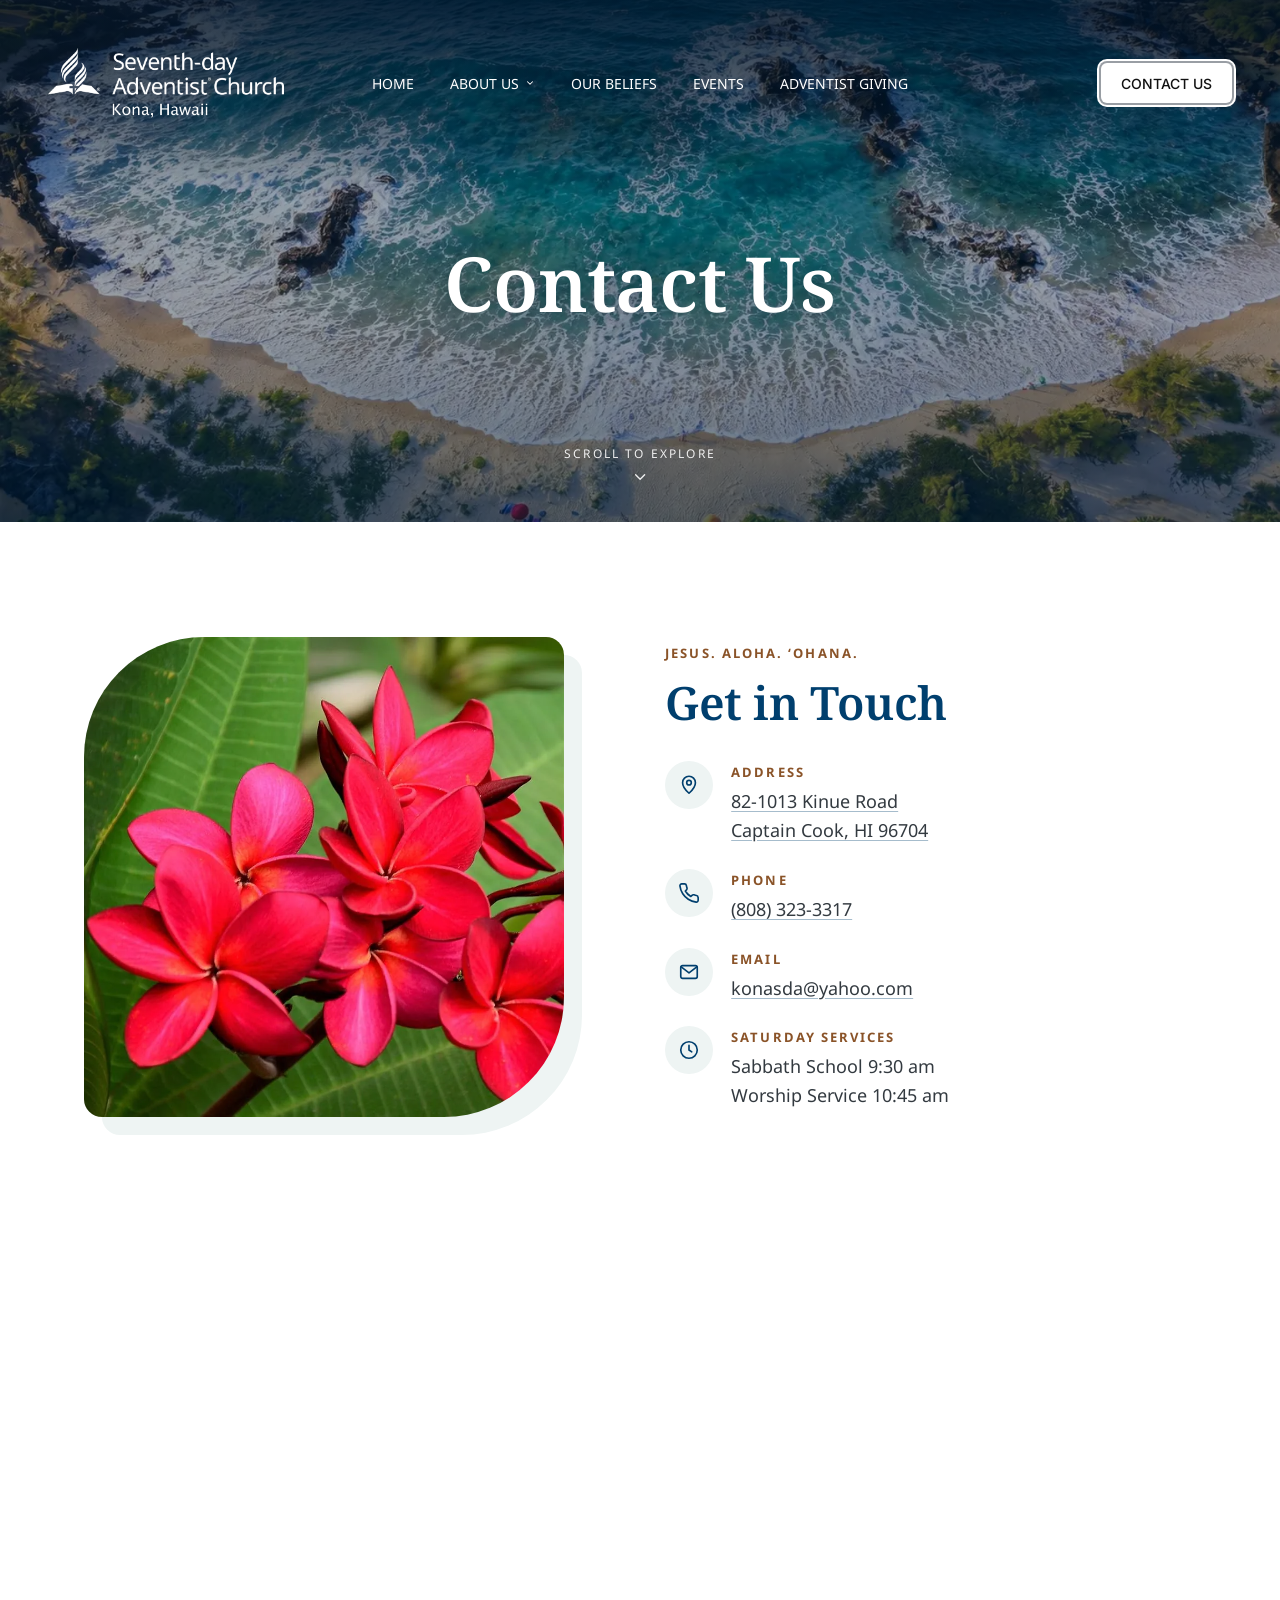
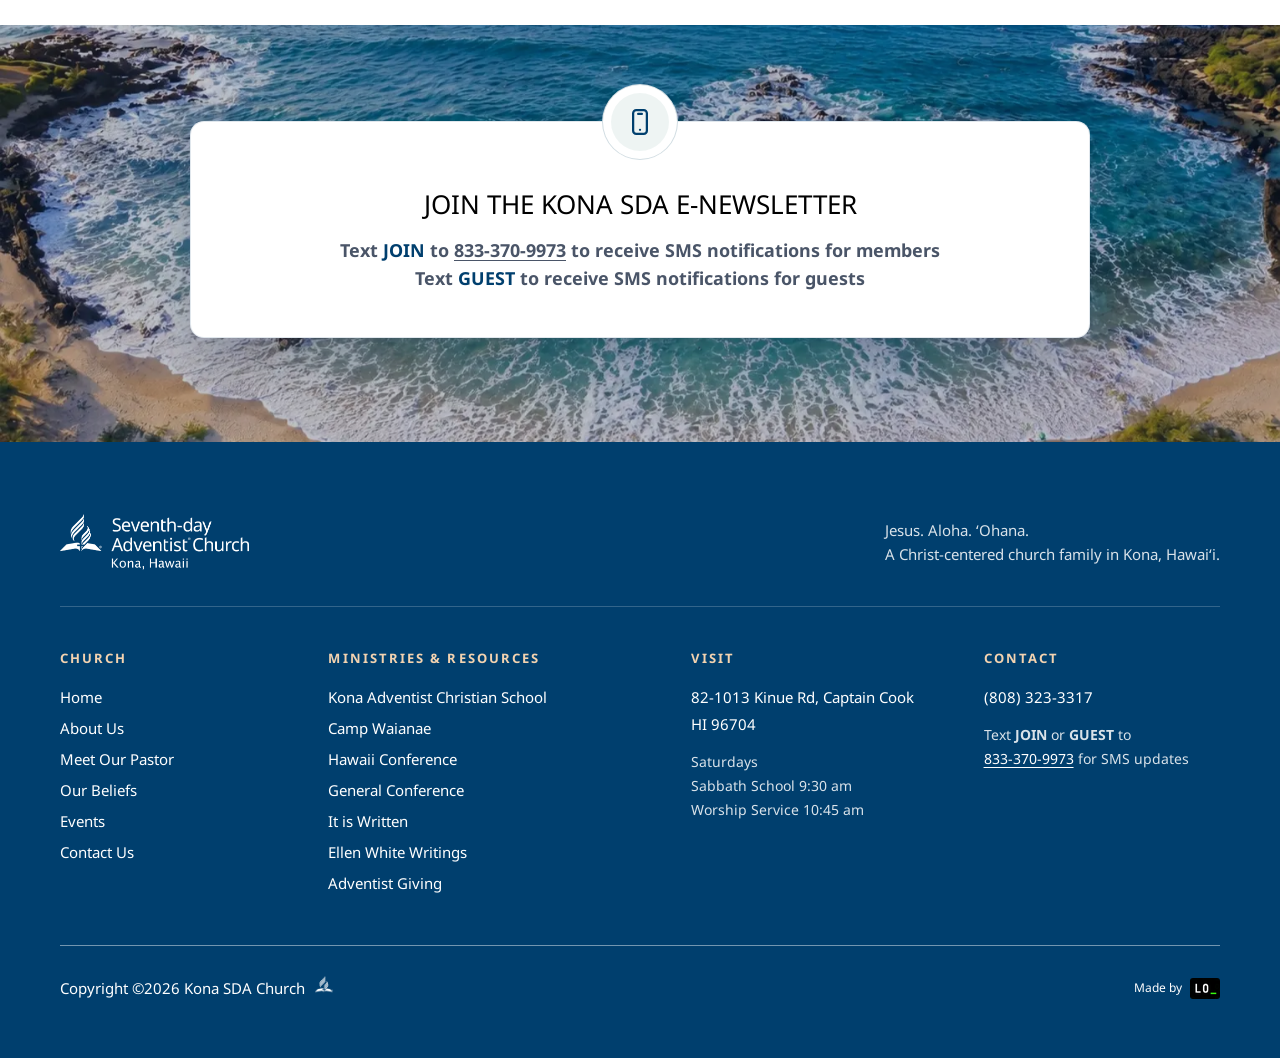
<file: contact.html>
<!DOCTYPE html>
<html lang="en">
<head>
<meta charset="UTF-8">
<meta name="viewport" content="width=device-width, initial-scale=1">
<title>Contact &amp; Directions | Kona Seventh-day Adventist Church</title>
<meta name="description" content="Visit the Kona Seventh-day Adventist Church at 82-1013 Kinue Road, Captain Cook, HI. Call (808) 323-3317, get directions and see our Saturday service times.">
<meta property="og:type" content="website">
<meta property="og:site_name" content="Kona Seventh-day Adventist Church">
<meta property="og:title" content="Contact &amp; Directions | Kona Seventh-day Adventist Church">
<meta property="og:description" content="Visit the Kona Seventh-day Adventist Church at 82-1013 Kinue Road, Captain Cook, HI. Call (808) 323-3317, get directions and see our Saturday service times.">
<meta property="og:locale" content="en_US">
<meta name="twitter:card" content="summary">
<link rel="icon" href="favicon.ico" sizes="48x48">
<link rel="icon" href="img/icons/icon-192.png" type="image/png" sizes="192x192">
<link rel="apple-touch-icon" href="img/icons/apple-touch-icon.png">
<meta name="theme-color" content="#003F6E">
<script type="application/ld+json">
{
  "@context": "https://schema.org",
  "@type": "Church",
  "name": "Kona Seventh-day Adventist Church",
  "alternateName": "Kona SDA Church",
  "description": "A Christ-centered, Bible-based Seventh-day Adventist church family in Captain Cook, on Hawaii's Big Island.",
  "address": {
    "@type": "PostalAddress",
    "streetAddress": "82-1013 Kinue Road",
    "addressLocality": "Captain Cook",
    "addressRegion": "HI",
    "postalCode": "96704",
    "addressCountry": "US"
  },
  "telephone": "+1-808-323-3317",
  "email": "konasda@yahoo.com",
  "hasMap": "https://www.google.com/maps/search/?api=1&query=82-1013+Kinue+Rd%2C+Captain+Cook%2C+HI+96704",
  "sameAs": [
    "https://www.youtube.com/@konasdachurch"
  ]
}
</script>
<link rel="preload" href="fonts/noto-serif/noto-serif-latin-600-normal.woff2" as="font" type="font/woff2" crossorigin>
<link rel="preload" href="fonts/noto-sans/noto-sans-latin-400-normal.woff2" as="font" type="font/woff2" crossorigin>
<link rel="stylesheet" href="css/styles.css">
</head>
<body class="page-about page-editorial">

<!-- =================== HEADER =================== -->
<header class="site-header">
  <nav class="nav" aria-label="Main">
    <a href="index.html" class="brand"><img src="img/NAD_logo.webp" alt="Kona Seventh-day Adventist Church — Home" width="1500" height="445"></a>
    <ul class="nav__links">
      <li><a href="index.html">HOME</a></li>
      <li class="has-sub">
        <a href="about-us.html" aria-haspopup="true">ABOUT US <svg class="nav__caret" width="10" height="10" viewBox="0 0 24 24" fill="none" stroke="currentColor" stroke-width="2.5" stroke-linecap="round" stroke-linejoin="round" aria-hidden="true"><path d="M6 9l6 6 6-6"/></svg></a>
        <ul class="submenu" aria-label="About Us">
          <li><a href="about-us.html">Who We Are</a></li>
          <li><a href="meet-our-pastor.html">Meet Our Pastor</a></li>
        </ul>
      </li>
      <li><a href="our-beliefs.html">OUR BELIEFS</a></li>
      <li><a href="events.html">EVENTS</a></li>
      <li><a href="https://adventistgiving.org/donate" target="_blank" rel="noopener">ADVENTIST GIVING</a></li>
    </ul>
    <a href="contact.html" class="btn btn--light btn--sm nav__cta" aria-current="page">CONTACT US</a>
    <button class="nav__toggle" type="button" aria-label="Open menu" aria-expanded="false" aria-controls="menu">
      <svg width="22" height="22" viewBox="0 0 24 24" fill="none" stroke="currentColor" stroke-width="1.6" stroke-linecap="round"><path d="M4 8h16M4 16h16"/></svg>
    </button>
  </nav>
</header>

<main>

  <!-- Hero banner -->
  <section class="page-hero" aria-labelledby="page-title">
    <img class="page-hero__img" src="img/beach2.webp" alt="" width="1531" height="1027" aria-hidden="true" fetchpriority="high">
    <h1 id="page-title">Contact Us</h1>
    <a class="scroll-cue" href="#contact-info">
      <span>Scroll to explore</span>
      <svg width="18" height="18" viewBox="0 0 24 24" fill="none" stroke="currentColor" stroke-width="1.8" stroke-linecap="round" stroke-linejoin="round" aria-hidden="true"><path d="M6 9l6 6 6-6"/></svg>
    </a>
  </section>

  <!-- Imagen + datos de contacto -->
  <section class="bl-intro" id="contact-info" aria-labelledby="contact-title">
    <div class="bl-intro__grid">
      <figure class="bl-intro__media bl-intro__media--square">
        <img src="img/flowers.webp" alt="Bright red plumeria flowers against large green leaves" width="894" height="894" loading="lazy" decoding="async">
      </figure>
      <div class="bl-intro__text">
        <p class="eyebrow">Jesus. Aloha. ‘Ohana.</p>
        <h2 id="contact-title">Get in Touch</h2>
        <ul class="contact-list">
          <li>
            <span class="contact-list__icon"><svg width="22" height="22" viewBox="0 0 24 24" fill="none" stroke="currentColor" stroke-width="1.8" stroke-linecap="round" stroke-linejoin="round" aria-hidden="true"><path d="M12 21s-7-6.2-7-11.5A7 7 0 0 1 19 9.5C19 14.8 12 21 12 21z"/><circle cx="12" cy="9.5" r="2.5"/></svg></span>
            <div>
              <h3>Address</h3>
              <p><a href="https://www.google.com/maps/dir/?api=1&amp;destination=82-1013+Kinue+Rd%2C+Captain+Cook%2C+HI+96704" target="_blank" rel="noopener">82-1013 Kinue Road<br>Captain Cook, HI 96704</a></p>
            </div>
          </li>
          <li>
            <span class="contact-list__icon"><svg width="22" height="22" viewBox="0 0 24 24" fill="none" stroke="currentColor" stroke-width="1.8" stroke-linecap="round" stroke-linejoin="round" aria-hidden="true"><path d="M22 16.9v3a2 2 0 0 1-2.2 2 19.8 19.8 0 0 1-8.6-3.1 19.5 19.5 0 0 1-6-6A19.8 19.8 0 0 1 2.1 4.2 2 2 0 0 1 4.1 2h3a2 2 0 0 1 2 1.7c.1.9.4 1.8.7 2.7a2 2 0 0 1-.5 2.1L8 9.8a16 16 0 0 0 6 6l1.3-1.3a2 2 0 0 1 2.1-.5c.9.3 1.8.6 2.7.7a2 2 0 0 1 1.7 2z"/></svg></span>
            <div>
              <h3>Phone</h3>
              <p><a href="tel:+18083233317">(808) 323-3317</a></p>
            </div>
          </li>
          <li>
            <span class="contact-list__icon"><svg width="22" height="22" viewBox="0 0 24 24" fill="none" stroke="currentColor" stroke-width="1.8" stroke-linecap="round" stroke-linejoin="round" aria-hidden="true"><rect x="3" y="5" width="18" height="14" rx="2"/><path d="M3.5 6.5l8.5 6.5 8.5-6.5"/></svg></span>
            <div>
              <h3>Email</h3>
              <p><a href="mailto:konasda@yahoo.com">konasda@yahoo.com</a></p>
            </div>
          </li>
          <li>
            <span class="contact-list__icon"><svg width="22" height="22" viewBox="0 0 24 24" fill="none" stroke="currentColor" stroke-width="1.8" stroke-linecap="round" stroke-linejoin="round" aria-hidden="true"><circle cx="12" cy="12" r="9"/><path d="M12 7v5l3 2"/></svg></span>
            <div>
              <h3>Saturday Services</h3>
              <p>Sabbath School 9:30 am<br>Worship Service 10:45 am</p>
            </div>
          </li>
        </ul>
      </div>
    </div>
  </section>

  <!-- Mapa -->
  <section class="contact-map" aria-label="Map to Kona Seventh-day Adventist Church">
    <iframe
      src="https://maps.google.com/maps?q=82-1013+Kinue+Rd%2C+Captain+Cook%2C+HI+96704&amp;z=14&amp;output=embed"
      title="Map: 82-1013 Kinue Road, Captain Cook, HI 96704"
      loading="lazy" referrerpolicy="no-referrer-when-downgrade" allowfullscreen></iframe>
  </section>

  <!-- E-newsletter -->
  <section class="newsletter" id="newsletter" aria-labelledby="newsletter-title" data-parallax>
    <img class="parallax__img" src="img/beach2.webp" alt="" width="1531" height="1027" aria-hidden="true" loading="lazy" decoding="async">
    <div class="newsletter__card">
      <span class="newsletter__icon" aria-hidden="true">
        <svg width="30" height="30" viewBox="0 0 24 24" fill="none" stroke="currentColor" stroke-width="1.8" stroke-linecap="round" stroke-linejoin="round"><g class="newsletter__phone"><rect x="6.5" y="2.5" width="11" height="19" rx="2.5"/><path d="M10.5 5.5h3"/><path d="M12 18.2h.01"/></g><path class="newsletter__wave newsletter__wave--r" d="M20.3 9a4 4 0 0 1 0 6"/><path class="newsletter__wave newsletter__wave--l" d="M3.7 9a4 4 0 0 0 0 6"/></svg>
      </span>
      <h2 id="newsletter-title">Join the Kona SDA <span class="nowrap-text">e-Newsletter</span></h2>
      <p>Text <span class="news-letter-keyword">JOIN</span> to <a href="sms:+18333709973?body=JOIN">833-370-9973</a> to receive SMS notifications for members<br>
         Text <span class="news-letter-keyword">GUEST</span> to receive SMS notifications for guests</p>
    </div>
  </section>

</main>

<footer class="footer">
  <div class="footer__inner">
    <div class="footer__brand">
      <a href="index.html" class="footer__logo"><img src="img/NAD_logo.webp" alt="Kona Seventh-day Adventist Church — Home" width="1500" height="445" loading="lazy"></a>
      <p>Jesus. Aloha. ʻOhana.<br>A Christ-centered church family in Kona, Hawaiʻi.</p>
    </div>

    <div class="footer__grid">
      <nav aria-labelledby="f-church">
        <h2 class="footer__heading" id="f-church">Church</h2>
        <ul>
          <li><a href="index.html">Home</a></li>
          <li><a href="about-us.html">About Us</a></li>
          <li><a href="meet-our-pastor.html">Meet Our Pastor</a></li>
          <li><a href="our-beliefs.html">Our Beliefs</a></li>
          <li><a href="events.html">Events</a></li>
          <li><a href="contact.html" aria-current="page">Contact Us</a></li>
        </ul>
      </nav>
      <nav aria-labelledby="f-resources">
        <h2 class="footer__heading" id="f-resources">Ministries &amp; Resources</h2>
        <ul>
          <li><a href="https://www.konaadventistschool.com/" target="_blank" rel="noopener">Kona Adventist Christian School</a></li>
          <li><a href="http://www.campwaianae.org" target="_blank" rel="noopener">Camp Waianae</a></li>
          <li><a href="http://www.hawaiisda.org" target="_blank" rel="noopener">Hawaii Conference</a></li>
          <li><a href="http://www.adventist.org" target="_blank" rel="noopener">General Conference</a></li>
          <li><a href="http://www.itiswritten.com" target="_blank" rel="noopener">It is Written</a></li>
          <li><a href="https://egwwritings.org/" target="_blank" rel="noopener">Ellen White Writings</a></li>
          <li><a href="https://adventistgiving.org/donate" target="_blank" rel="noopener">Adventist Giving</a></li>
        </ul>
      </nav>
      <div>
        <h2 class="footer__heading">Visit</h2>
        <address>
          <a href="https://www.google.com/maps/dir/?api=1&amp;destination=82-1013+Kinue+Rd%2C+Captain+Cook%2C+HI+96704" target="_blank" rel="noopener">82-1013 Kinue Rd, Captain Cook<br>HI 96704</a>
        </address>
        <p class="footer__note">Saturdays<br>Sabbath School 9:30 am<br>Worship Service 10:45 am</p>
      </div>
      <div>
        <h2 class="footer__heading">Contact</h2>
        <p><a href="tel:+18083233317">(808) 323-3317</a></p>
        <p class="footer__note">Text <strong>JOIN</strong> or <strong>GUEST</strong> to<br><a href="sms:+18333709973">833-370-9973</a> for SMS updates</p>
      </div>
    </div>

    <div class="footer__bottom">
      <p class="footer__copy">Copyright ©2026 Kona SDA Church
        <span class="footer__mark"><img src="img/NAD_logo.webp" alt="" width="1500" height="445" loading="lazy"></span></p>
      <p class="footer__made"><a class="footer__credit remove-decoration" href="https://www.leonoliver.com/" target="_blank" rel="noopener"><span class="footer__credit-text">Made by</span><picture><source srcset="img/leonoliver-logo-30.webp 30w, img/leonoliver-logo-48.webp 48w" sizes="30px" type="image/webp"><img src="img/leonoliver-logo-30.png" srcset="img/leonoliver-logo-30.png 30w, img/leonoliver-logo-48.png 48w" sizes="30px" width="30" height="21" alt="Leon Oliver" loading="lazy" decoding="async"></picture><span class="visually-hidden"> (opens in a new tab)</span></a></p>
    </div>
  </div>
</footer>

<nav class="menu" id="menu" aria-label="Main menu" aria-hidden="true">
  <div class="menu__top">
    <span class="brand"><img src="img/NAD_logo.webp" alt="" width="1500" height="445"></span>
    <button class="nav__toggle" type="button" data-close aria-label="Close menu">
      <svg width="22" height="22" viewBox="0 0 24 24" fill="none" stroke="currentColor" stroke-width="1.6" stroke-linecap="round"><path d="M6 6l12 12M18 6L6 18"/></svg>
    </button>
  </div>
  <ul class="menu__links">
    <li><a href="index.html">HOME</a></li>
    <li class="menu__has-sub"><a href="about-us.html" data-submenu-toggle aria-expanded="false" aria-controls="menu-sub-about">ABOUT US <svg class="menu__caret" width="18" height="18" viewBox="0 0 24 24" fill="none" stroke="currentColor" stroke-width="2" stroke-linecap="round" stroke-linejoin="round" aria-hidden="true"><path d="M6 9l6 6 6-6"/></svg></a>
      <ul class="menu__sub" id="menu-sub-about">
        <li><a href="about-us.html">Who We Are</a></li>
        <li><a href="meet-our-pastor.html">Meet Our Pastor</a></li>
      </ul>
    </li>
    <li><a href="our-beliefs.html">OUR BELIEFS</a></li>
    <li><a href="events.html">EVENTS</a></li>
    <li><a href="https://adventistgiving.org/donate" target="_blank" rel="noopener">ADVENTIST GIVING</a></li>
  </ul>
  <a href="contact.html" class="btn btn--light" aria-current="page">Contact Us</a>
</nav>

<script src="js/main.js"></script>
</body>
</html>
</file>
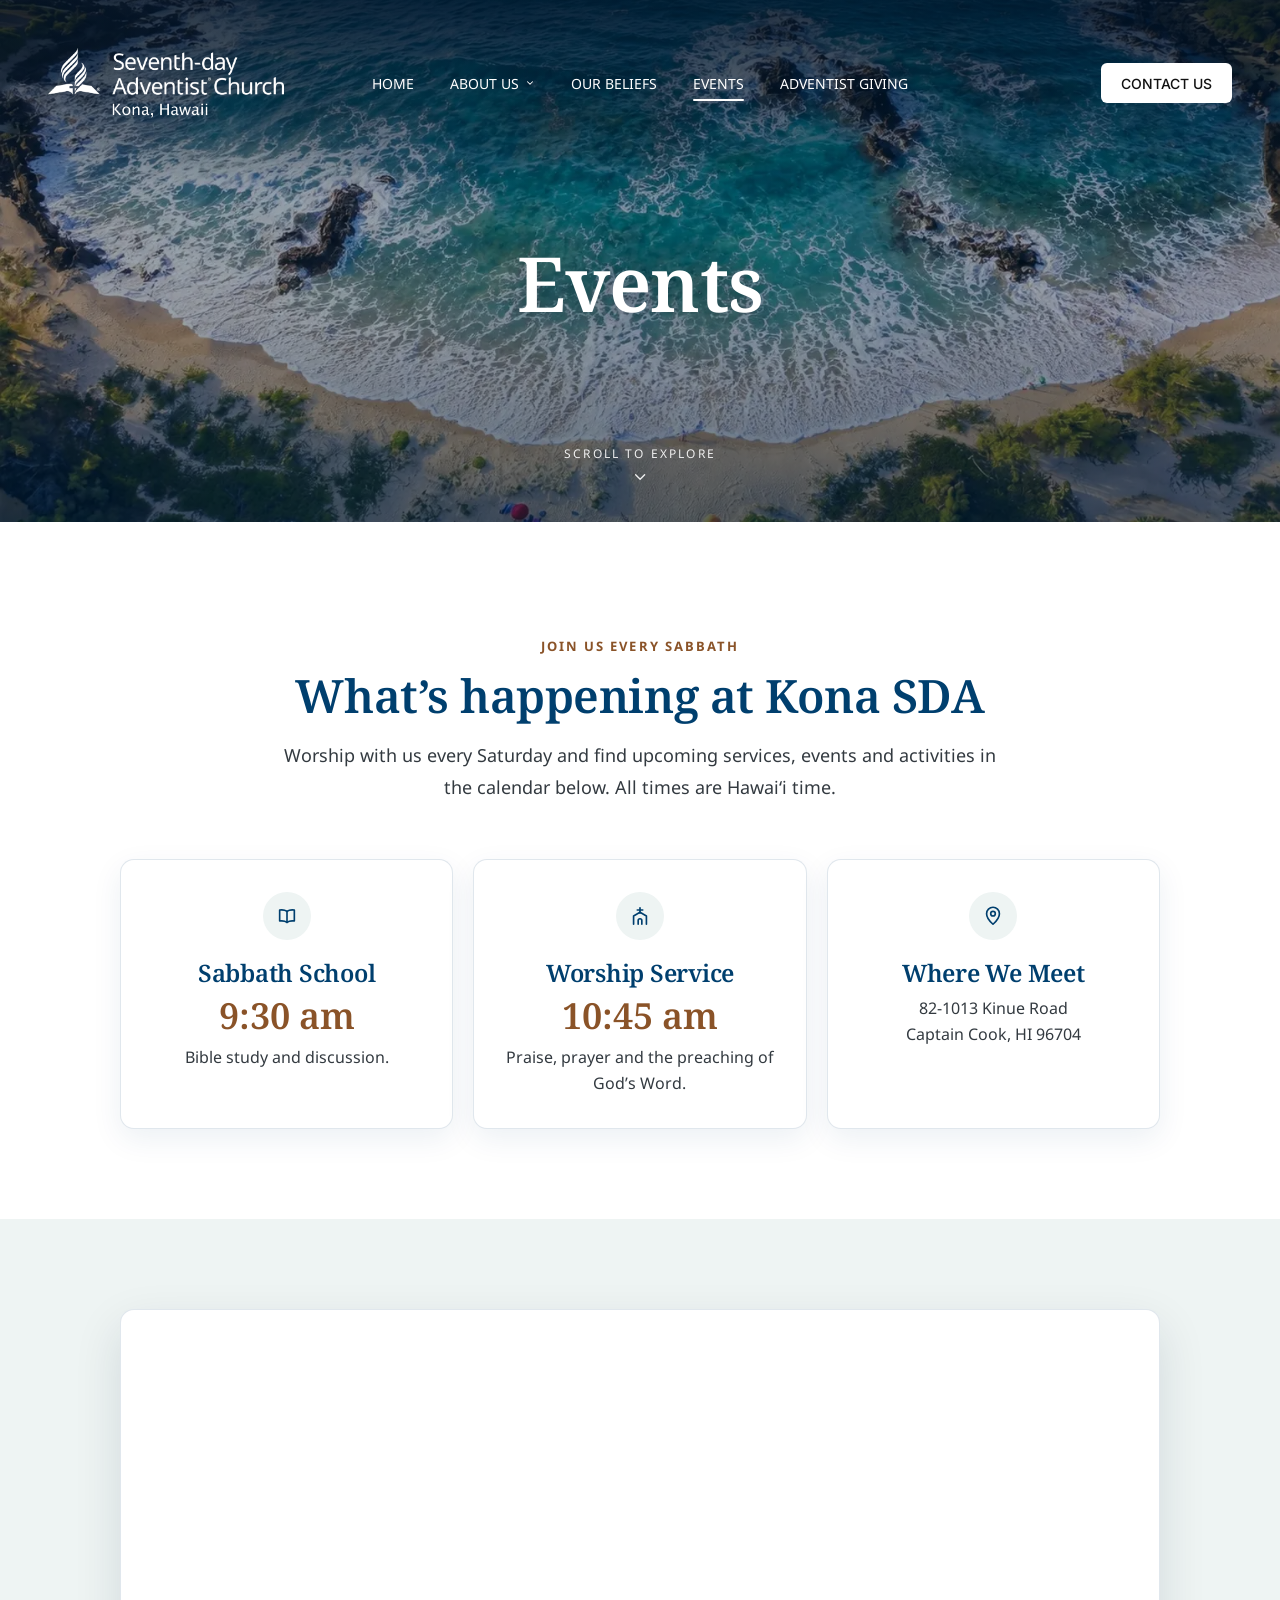
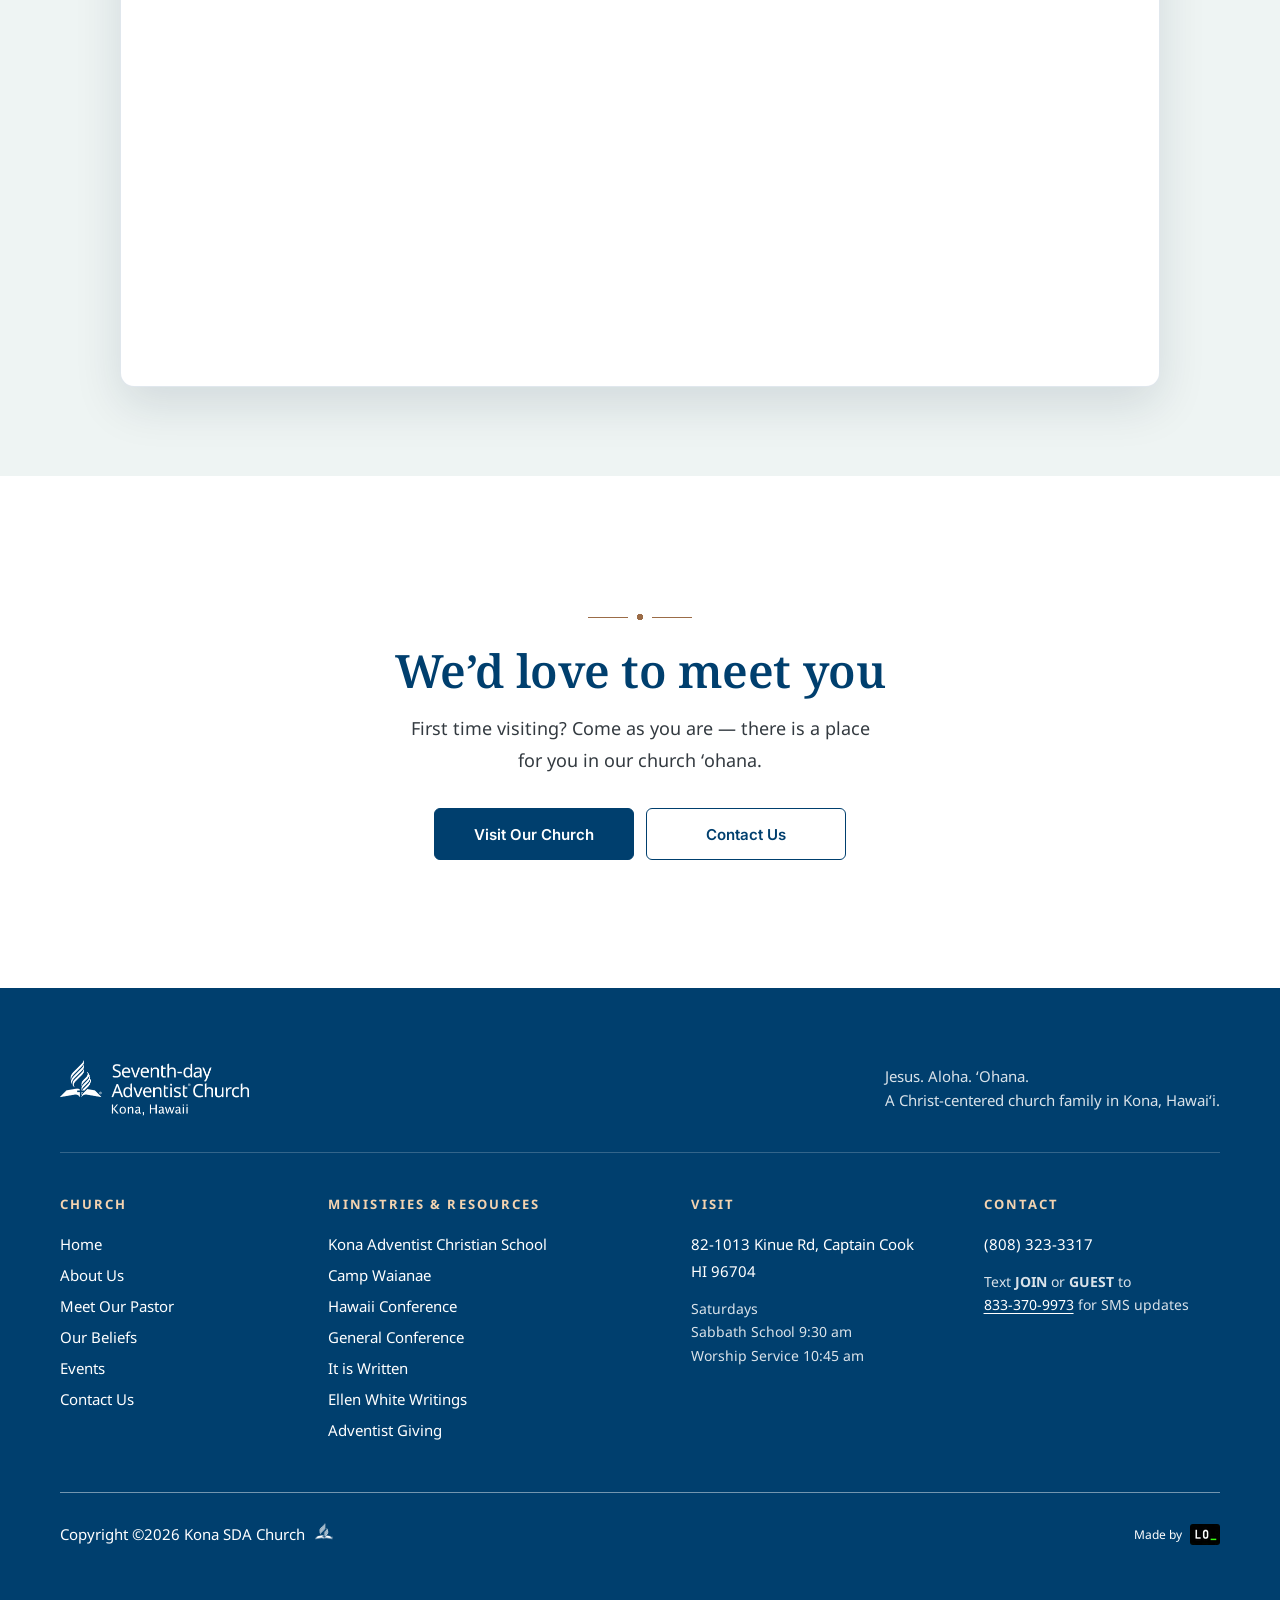
<file: events.html>
<!DOCTYPE html>
<html lang="en">
<head>
<meta charset="UTF-8">
<meta name="viewport" content="width=device-width, initial-scale=1">
<title>Events Calendar | Kona Seventh-day Adventist Church</title>
<meta name="description" content="Upcoming services, events and activities at the Kona Seventh-day Adventist Church in Captain Cook, Hawaii. Join us every Sabbath at 9:30 am and 10:45 am.">
<meta property="og:type" content="website">
<meta property="og:site_name" content="Kona Seventh-day Adventist Church">
<meta property="og:title" content="Events Calendar | Kona Seventh-day Adventist Church">
<meta property="og:description" content="Upcoming services, events and activities at the Kona Seventh-day Adventist Church in Captain Cook, Hawaii. Join us every Sabbath at 9:30 am and 10:45 am.">
<meta property="og:locale" content="en_US">
<meta name="twitter:card" content="summary">
<link rel="icon" href="favicon.ico" sizes="48x48">
<link rel="icon" href="img/icons/icon-192.png" type="image/png" sizes="192x192">
<link rel="apple-touch-icon" href="img/icons/apple-touch-icon.png">
<meta name="theme-color" content="#003F6E">
<link rel="preload" href="fonts/noto-serif/noto-serif-latin-600-normal.woff2" as="font" type="font/woff2" crossorigin>
<link rel="preload" href="fonts/noto-sans/noto-sans-latin-400-normal.woff2" as="font" type="font/woff2" crossorigin>
<link rel="stylesheet" href="css/styles.css">
</head>
<body class="page-about page-editorial">

<!-- =================== HEADER =================== -->
<header class="site-header">
  <nav class="nav" aria-label="Main">
    <a href="index.html" class="brand"><img src="img/NAD_logo.webp" alt="Kona Seventh-day Adventist Church — Home" width="1500" height="445"></a>
    <ul class="nav__links">
      <li><a href="index.html">HOME</a></li>
      <li class="has-sub">
        <a href="about-us.html" aria-haspopup="true">ABOUT US <svg class="nav__caret" width="10" height="10" viewBox="0 0 24 24" fill="none" stroke="currentColor" stroke-width="2.5" stroke-linecap="round" stroke-linejoin="round" aria-hidden="true"><path d="M6 9l6 6 6-6"/></svg></a>
        <ul class="submenu" aria-label="About Us">
          <li><a href="about-us.html">Who We Are</a></li>
          <li><a href="meet-our-pastor.html">Meet Our Pastor</a></li>
        </ul>
      </li>
      <li><a href="our-beliefs.html">OUR BELIEFS</a></li>
      <li><a href="events.html" aria-current="page">EVENTS</a></li>
      <li><a href="https://adventistgiving.org/donate" target="_blank" rel="noopener">ADVENTIST GIVING</a></li>
    </ul>
    <a href="contact.html" class="btn btn--light btn--sm nav__cta">CONTACT US</a>
    <button class="nav__toggle" type="button" aria-label="Open menu" aria-expanded="false" aria-controls="menu">
      <svg width="22" height="22" viewBox="0 0 24 24" fill="none" stroke="currentColor" stroke-width="1.6" stroke-linecap="round"><path d="M4 8h16M4 16h16"/></svg>
    </button>
  </nav>
</header>

<main>

  <!-- Hero banner -->
  <section class="page-hero" aria-labelledby="page-title">
    <img class="page-hero__img" src="img/beach2.webp" alt="" width="1531" height="1027" aria-hidden="true" fetchpriority="high">
    <h1 id="page-title">Events</h1>
    <a class="scroll-cue" href="#join-us">
      <span>Scroll to explore</span>
      <svg width="18" height="18" viewBox="0 0 24 24" fill="none" stroke="currentColor" stroke-width="1.8" stroke-linecap="round" stroke-linejoin="round" aria-hidden="true"><path d="M6 9l6 6 6-6"/></svg>
    </a>
  </section>

  <!-- 1. Introducción + 2. Cada sábado -->
  <section class="cal-intro" id="join-us" aria-labelledby="cal-title">
    <div class="cal-intro__head">
      <p class="eyebrow">Join us every Sabbath</p>
      <h2 id="cal-title">What’s happening at Kona SDA</h2>
      <p>Worship with us every Saturday and find upcoming services, events and activities in the calendar below. All times are Hawaiʻi time.</p>
    </div>
    <ul class="sabbath">
      <li class="sabbath__card">
        <span class="sabbath__icon"><svg width="22" height="22" viewBox="0 0 24 24" fill="none" stroke="currentColor" stroke-width="1.8" stroke-linecap="round" stroke-linejoin="round" aria-hidden="true"><path d="M12 7c-2-1.6-5-2-8-1.6v12c3-.4 6 0 8 1.6 2-1.6 5-2 8-1.6v-12c-3-.4-6 0-8 1.6z"/><path d="M12 7v12"/></svg></span>
        <h3>Sabbath School</h3>
        <p class="sabbath__time">9:30 am</p>
        <p>Bible study and discussion.</p>
      </li>
      <li class="sabbath__card">
        <span class="sabbath__icon"><svg width="22" height="22" viewBox="0 0 24 24" fill="none" stroke="currentColor" stroke-width="1.8" stroke-linecap="round" stroke-linejoin="round" aria-hidden="true"><path d="M12 3v6M9 5.5h6"/><path d="M5 21V12l7-4 7 4v9"/><path d="M10 21v-4a2 2 0 0 1 4 0v4"/></svg></span>
        <h3>Worship Service</h3>
        <p class="sabbath__time">10:45 am</p>
        <p>Praise, prayer and the preaching of God’s Word.</p>
      </li>
      <li class="sabbath__card">
        <span class="sabbath__icon"><svg width="22" height="22" viewBox="0 0 24 24" fill="none" stroke="currentColor" stroke-width="1.8" stroke-linecap="round" stroke-linejoin="round" aria-hidden="true"><path d="M12 21s-7-6.2-7-11.5A7 7 0 0 1 19 9.5C19 14.8 12 21 12 21z"/><circle cx="12" cy="9.5" r="2.5"/></svg></span>
        <h3>Where We Meet</h3>
        <p class="sabbath__place">82-1013 Kinue Road<br>Captain Cook, HI 96704</p>
      </li>
    </ul>
  </section>

  <!-- Calendario de Google (hora de Hawái). El JS elige la vista: mes en pantallas grandes, agenda en móvil. -->
  <section class="calendar" id="calendar" aria-label="Calendar of services and events">
    <div class="calendar__frame">
      <iframe class="calendar__embed"
              title="Kona SDA Church calendar of services and events"
              data-src="https://calendar.google.com/calendar/embed?src=bbdc40260f9eb166dd29863cd0284336798bbf6154019d2cab7e2cb9b9b5b617%40group.calendar.google.com&amp;ctz=Pacific%2FHonolulu&amp;showTitle=0&amp;showPrint=0&amp;showCalendars=1&amp;showTz=0&amp;mode=MONTH"
              data-mobile-src="https://calendar.google.com/calendar/embed?src=bbdc40260f9eb166dd29863cd0284336798bbf6154019d2cab7e2cb9b9b5b617%40group.calendar.google.com&amp;ctz=Pacific%2FHonolulu&amp;showTitle=0&amp;showPrint=0&amp;showCalendars=1&amp;showTz=0&amp;mode=AGENDA"
              loading="lazy"></iframe>
      <noscript><p><a href="https://calendar.google.com/calendar/embed?src=bbdc40260f9eb166dd29863cd0284336798bbf6154019d2cab7e2cb9b9b5b617%40group.calendar.google.com&amp;ctz=Pacific%2FHonolulu&amp;showTitle=0&amp;showPrint=0&amp;showCalendars=1&amp;showTz=0&amp;mode=MONTH" target="_blank" rel="noopener">Open the church calendar in Google Calendar</a></p></noscript>
    </div>
  </section>

  <!-- 4. Invitación final -->
  <section class="bl-cta" aria-labelledby="cta-title">
    <span class="bl-ornament" aria-hidden="true"></span>
    <h2 id="cta-title">We’d love to meet you</h2>
    <p>First time visiting? Come as you are — there is a place for you in our church ʻohana.</p>
    <div class="bl-cta__actions">
      <a class="btn btn--ocean btn--lg" href="https://www.google.com/maps/dir/?api=1&amp;destination=82-1013+Kinue+Rd%2C+Captain+Cook%2C+HI+96704" target="_blank" rel="noopener">Visit Our Church<span class="visually-hidden"> (directions open in Google Maps)</span></a>
      <a class="btn btn--ocean-outline btn--lg" href="contact.html">Contact Us</a>
    </div>
  </section>


</main>

<footer class="footer">
  <div class="footer__inner">
    <div class="footer__brand">
      <a href="index.html" class="footer__logo"><img src="img/NAD_logo.webp" alt="Kona Seventh-day Adventist Church — Home" width="1500" height="445" loading="lazy"></a>
      <p>Jesus. Aloha. ʻOhana.<br>A Christ-centered church family in Kona, Hawaiʻi.</p>
    </div>

    <div class="footer__grid">
      <nav aria-labelledby="f-church">
        <h2 class="footer__heading" id="f-church">Church</h2>
        <ul>
          <li><a href="index.html">Home</a></li>
          <li><a href="about-us.html">About Us</a></li>
          <li><a href="meet-our-pastor.html">Meet Our Pastor</a></li>
          <li><a href="our-beliefs.html">Our Beliefs</a></li>
          <li><a href="events.html" aria-current="page">Events</a></li>
          <li><a href="contact.html">Contact Us</a></li>
        </ul>
      </nav>
      <nav aria-labelledby="f-resources">
        <h2 class="footer__heading" id="f-resources">Ministries &amp; Resources</h2>
        <ul>
          <li><a href="https://www.konaadventistschool.com/" target="_blank" rel="noopener">Kona Adventist Christian School</a></li>
          <li><a href="http://www.campwaianae.org" target="_blank" rel="noopener">Camp Waianae</a></li>
          <li><a href="http://www.hawaiisda.org" target="_blank" rel="noopener">Hawaii Conference</a></li>
          <li><a href="http://www.adventist.org" target="_blank" rel="noopener">General Conference</a></li>
          <li><a href="http://www.itiswritten.com" target="_blank" rel="noopener">It is Written</a></li>
          <li><a href="https://egwwritings.org/" target="_blank" rel="noopener">Ellen White Writings</a></li>
          <li><a href="https://adventistgiving.org/donate" target="_blank" rel="noopener">Adventist Giving</a></li>
        </ul>
      </nav>
      <div>
        <h2 class="footer__heading">Visit</h2>
        <address>
          <a href="https://www.google.com/maps/dir/?api=1&amp;destination=82-1013+Kinue+Rd%2C+Captain+Cook%2C+HI+96704" target="_blank" rel="noopener">82-1013 Kinue Rd, Captain Cook<br>HI 96704</a>
        </address>
        <p class="footer__note">Saturdays<br>Sabbath School 9:30 am<br>Worship Service 10:45 am</p>
      </div>
      <div>
        <h2 class="footer__heading">Contact</h2>
        <p><a href="tel:+18083233317">(808) 323-3317</a></p>
        <p class="footer__note">Text <strong>JOIN</strong> or <strong>GUEST</strong> to<br><a href="sms:+18333709973">833-370-9973</a> for SMS updates</p>
      </div>
    </div>

    <div class="footer__bottom">
      <p class="footer__copy">Copyright ©2026 Kona SDA Church
        <span class="footer__mark"><img src="img/NAD_logo.webp" alt="" width="1500" height="445" loading="lazy"></span></p>
      <p class="footer__made"><a class="footer__credit remove-decoration" href="https://www.leonoliver.com/" target="_blank" rel="noopener"><span class="footer__credit-text">Made by</span><picture><source srcset="img/leonoliver-logo-30.webp 30w, img/leonoliver-logo-48.webp 48w" sizes="30px" type="image/webp"><img src="img/leonoliver-logo-30.png" srcset="img/leonoliver-logo-30.png 30w, img/leonoliver-logo-48.png 48w" sizes="30px" width="30" height="21" alt="Leon Oliver" loading="lazy" decoding="async"></picture><span class="visually-hidden"> (opens in a new tab)</span></a></p>
    </div>
  </div>
</footer>

<nav class="menu" id="menu" aria-label="Main menu" aria-hidden="true">
  <div class="menu__top">
    <span class="brand"><img src="img/NAD_logo.webp" alt="" width="1500" height="445"></span>
    <button class="nav__toggle" type="button" data-close aria-label="Close menu">
      <svg width="22" height="22" viewBox="0 0 24 24" fill="none" stroke="currentColor" stroke-width="1.6" stroke-linecap="round"><path d="M6 6l12 12M18 6L6 18"/></svg>
    </button>
  </div>
  <ul class="menu__links">
    <li><a href="index.html">HOME</a></li>
    <li class="menu__has-sub"><a href="about-us.html" data-submenu-toggle aria-expanded="false" aria-controls="menu-sub-about">ABOUT US <svg class="menu__caret" width="18" height="18" viewBox="0 0 24 24" fill="none" stroke="currentColor" stroke-width="2" stroke-linecap="round" stroke-linejoin="round" aria-hidden="true"><path d="M6 9l6 6 6-6"/></svg></a>
      <ul class="menu__sub" id="menu-sub-about">
        <li><a href="about-us.html">Who We Are</a></li>
        <li><a href="meet-our-pastor.html">Meet Our Pastor</a></li>
      </ul>
    </li>
    <li><a href="our-beliefs.html">OUR BELIEFS</a></li>
    <li><a href="events.html" aria-current="page">EVENTS</a></li>
    <li><a href="https://adventistgiving.org/donate" target="_blank" rel="noopener">ADVENTIST GIVING</a></li>
  </ul>
  <a href="contact.html" class="btn btn--light">Contact Us</a>
</nav>

<script src="js/main.js"></script>
</body>
</html>
</file>
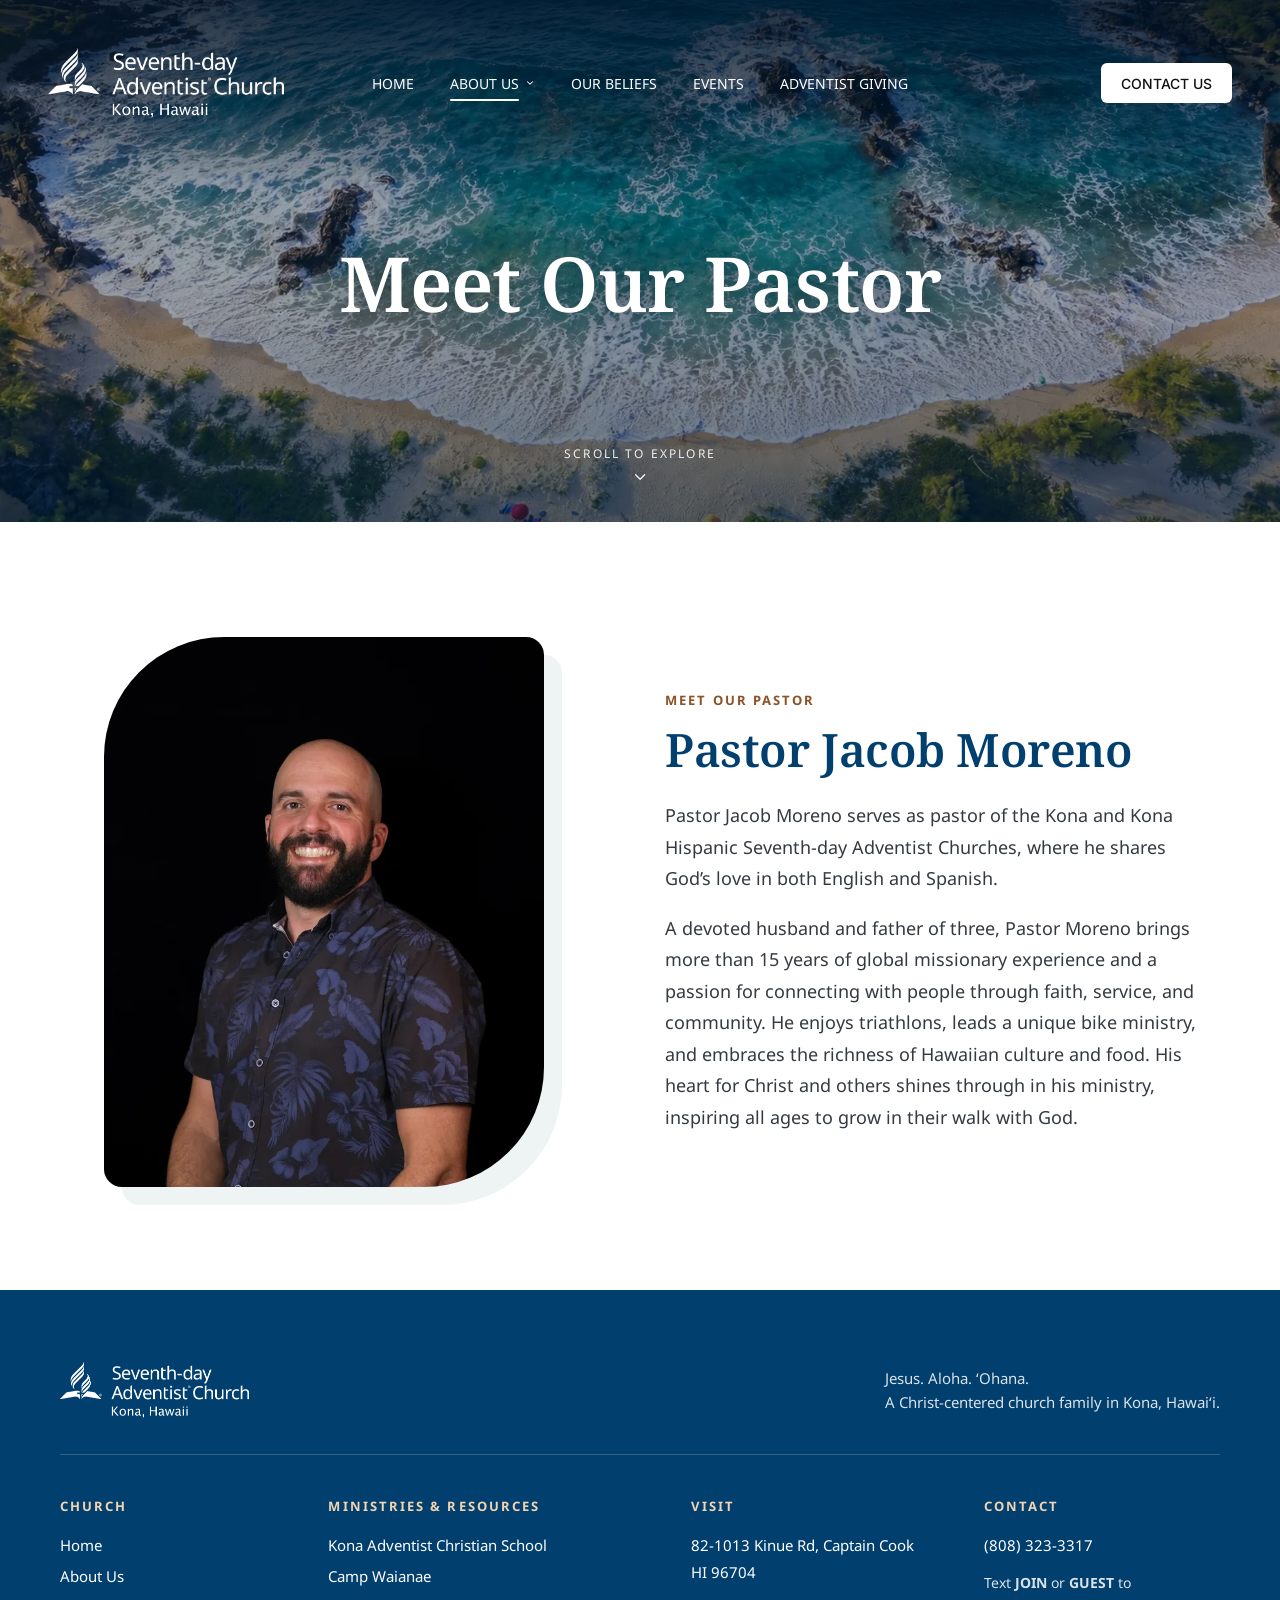
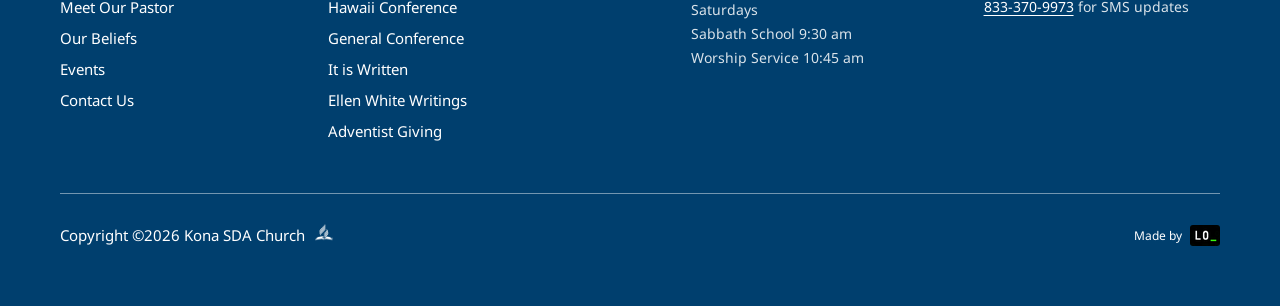
<file: meet-our-pastor.html>
<!DOCTYPE html>
<html lang="en">
<head>
<meta charset="UTF-8">
<meta name="viewport" content="width=device-width, initial-scale=1">
<title>Meet Pastor Jacob Moreno | Kona Seventh-day Adventist Church</title>
<meta name="description" content="Meet Pastor Jacob Moreno, who serves the Kona and Kona Hispanic Seventh-day Adventist Churches in Hawaii, sharing God&#x27;s love in English and Spanish.">
<meta property="og:type" content="website">
<meta property="og:site_name" content="Kona Seventh-day Adventist Church">
<meta property="og:title" content="Meet Pastor Jacob Moreno | Kona Seventh-day Adventist Church">
<meta property="og:description" content="Meet Pastor Jacob Moreno, who serves the Kona and Kona Hispanic Seventh-day Adventist Churches in Hawaii, sharing God&#x27;s love in English and Spanish.">
<meta property="og:locale" content="en_US">
<meta name="twitter:card" content="summary">
<link rel="icon" href="favicon.ico" sizes="48x48">
<link rel="icon" href="img/icons/icon-192.png" type="image/png" sizes="192x192">
<link rel="apple-touch-icon" href="img/icons/apple-touch-icon.png">
<meta name="theme-color" content="#003F6E">
<script type="application/ld+json">
{
  "@context": "https://schema.org",
  "@type": "Person",
  "name": "Jacob Moreno",
  "honorificPrefix": "Pastor",
  "jobTitle": "Pastor",
  "image": "img/Pastor-Jacob.webp",
  "worksFor": [
    {
      "@type": "Church",
      "name": "Kona Seventh-day Adventist Church"
    },
    {
      "@type": "Church",
      "name": "Kona Hispanic Seventh-day Adventist Church"
    }
  ],
  "knowsLanguage": [
    "English",
    "Spanish"
  ]
}
</script>
<link rel="preload" href="fonts/noto-serif/noto-serif-latin-600-normal.woff2" as="font" type="font/woff2" crossorigin>
<link rel="preload" href="fonts/noto-sans/noto-sans-latin-400-normal.woff2" as="font" type="font/woff2" crossorigin>
<link rel="stylesheet" href="css/styles.css">
</head>
<body class="page-about page-editorial">

<!-- =================== HEADER =================== -->
<header class="site-header">
  <nav class="nav" aria-label="Main">
    <a href="index.html" class="brand"><img src="img/NAD_logo.webp" alt="Kona Seventh-day Adventist Church — Home" width="1500" height="445"></a>
    <ul class="nav__links">
      <li><a href="index.html">HOME</a></li>
      <li class="has-sub">
        <a href="about-us.html" aria-haspopup="true">ABOUT US <svg class="nav__caret" width="10" height="10" viewBox="0 0 24 24" fill="none" stroke="currentColor" stroke-width="2.5" stroke-linecap="round" stroke-linejoin="round" aria-hidden="true"><path d="M6 9l6 6 6-6"/></svg></a>
        <ul class="submenu" aria-label="About Us">
          <li><a href="about-us.html">Who We Are</a></li>
          <li><a href="meet-our-pastor.html" aria-current="page">Meet Our Pastor</a></li>
        </ul>
      </li>
      <li><a href="our-beliefs.html">OUR BELIEFS</a></li>
      <li><a href="events.html">EVENTS</a></li>
      <li><a href="https://adventistgiving.org/donate" target="_blank" rel="noopener">ADVENTIST GIVING</a></li>
    </ul>
    <a href="contact.html" class="btn btn--light btn--sm nav__cta">CONTACT US</a>
    <button class="nav__toggle" type="button" aria-label="Open menu" aria-expanded="false" aria-controls="menu">
      <svg width="22" height="22" viewBox="0 0 24 24" fill="none" stroke="currentColor" stroke-width="1.6" stroke-linecap="round"><path d="M4 8h16M4 16h16"/></svg>
    </button>
  </nav>
</header>

<main>

  <!-- Hero banner -->
  <section class="page-hero" aria-labelledby="page-title">
    <img class="page-hero__img" src="img/beach2.webp" alt="" width="1531" height="1027" aria-hidden="true" fetchpriority="high">
    <h1 id="page-title">Meet Our Pastor</h1>
    <a class="scroll-cue" href="#pastor">
      <span>Scroll to explore</span>
      <svg width="18" height="18" viewBox="0 0 24 24" fill="none" stroke="currentColor" stroke-width="1.8" stroke-linecap="round" stroke-linejoin="round" aria-hidden="true"><path d="M6 9l6 6 6-6"/></svg>
    </a>
  </section>

  <!-- Pastor: foto + texto -->
  <section class="bl-intro" id="pastor" aria-labelledby="pastor-title">
    <div class="bl-intro__grid">
      <figure class="bl-intro__media bl-intro__media--portrait">
        <img src="img/Pastor-Jacob.webp" alt="Portrait of Pastor Jacob Moreno smiling, wearing a navy Hawaiian shirt" width="1000" height="800" loading="lazy" decoding="async">
      </figure>
      <div class="bl-intro__text">
        <p class="eyebrow">Meet Our Pastor</p>
        <h2 id="pastor-title">Pastor Jacob Moreno</h2>
        <p>Pastor Jacob Moreno serves as pastor of the Kona and Kona Hispanic Seventh-day Adventist Churches, where he shares God’s love in both English and Spanish.</p>
        <p>A devoted husband and father of three, Pastor Moreno brings more than 15 years of global missionary experience and a passion for connecting with people through faith, service, and community. He enjoys triathlons, leads a unique bike ministry, and embraces the richness of Hawaiian culture and food. His heart for Christ and others shines through in his ministry, inspiring all ages to grow in their walk with God.</p>
      </div>
    </div>
  </section>

</main>

<footer class="footer">
  <div class="footer__inner">
    <div class="footer__brand">
      <a href="index.html" class="footer__logo"><img src="img/NAD_logo.webp" alt="Kona Seventh-day Adventist Church — Home" width="1500" height="445" loading="lazy"></a>
      <p>Jesus. Aloha. ʻOhana.<br>A Christ-centered church family in Kona, Hawaiʻi.</p>
    </div>

    <div class="footer__grid">
      <nav aria-labelledby="f-church">
        <h2 class="footer__heading" id="f-church">Church</h2>
        <ul>
          <li><a href="index.html">Home</a></li>
          <li><a href="about-us.html">About Us</a></li>
          <li><a href="meet-our-pastor.html" aria-current="page">Meet Our Pastor</a></li>
          <li><a href="our-beliefs.html">Our Beliefs</a></li>
          <li><a href="events.html">Events</a></li>
          <li><a href="contact.html">Contact Us</a></li>
        </ul>
      </nav>
      <nav aria-labelledby="f-resources">
        <h2 class="footer__heading" id="f-resources">Ministries &amp; Resources</h2>
        <ul>
          <li><a href="https://www.konaadventistschool.com/" target="_blank" rel="noopener">Kona Adventist Christian School</a></li>
          <li><a href="http://www.campwaianae.org" target="_blank" rel="noopener">Camp Waianae</a></li>
          <li><a href="http://www.hawaiisda.org" target="_blank" rel="noopener">Hawaii Conference</a></li>
          <li><a href="http://www.adventist.org" target="_blank" rel="noopener">General Conference</a></li>
          <li><a href="http://www.itiswritten.com" target="_blank" rel="noopener">It is Written</a></li>
          <li><a href="https://egwwritings.org/" target="_blank" rel="noopener">Ellen White Writings</a></li>
          <li><a href="https://adventistgiving.org/donate" target="_blank" rel="noopener">Adventist Giving</a></li>
        </ul>
      </nav>
      <div>
        <h2 class="footer__heading">Visit</h2>
        <address>
          <a href="https://www.google.com/maps/dir/?api=1&amp;destination=82-1013+Kinue+Rd%2C+Captain+Cook%2C+HI+96704" target="_blank" rel="noopener">82-1013 Kinue Rd, Captain Cook<br>HI 96704</a>
        </address>
        <p class="footer__note">Saturdays<br>Sabbath School 9:30 am<br>Worship Service 10:45 am</p>
      </div>
      <div>
        <h2 class="footer__heading">Contact</h2>
        <p><a href="tel:+18083233317">(808) 323-3317</a></p>
        <p class="footer__note">Text <strong>JOIN</strong> or <strong>GUEST</strong> to<br><a href="sms:+18333709973">833-370-9973</a> for SMS updates</p>
      </div>
    </div>

    <div class="footer__bottom">
      <p class="footer__copy">Copyright ©2026 Kona SDA Church
        <span class="footer__mark"><img src="img/NAD_logo.webp" alt="" width="1500" height="445" loading="lazy"></span></p>
      <p class="footer__made"><a class="footer__credit remove-decoration" href="https://www.leonoliver.com/" target="_blank" rel="noopener"><span class="footer__credit-text">Made by</span><picture><source srcset="img/leonoliver-logo-30.webp 30w, img/leonoliver-logo-48.webp 48w" sizes="30px" type="image/webp"><img src="img/leonoliver-logo-30.png" srcset="img/leonoliver-logo-30.png 30w, img/leonoliver-logo-48.png 48w" sizes="30px" width="30" height="21" alt="Leon Oliver" loading="lazy" decoding="async"></picture><span class="visually-hidden"> (opens in a new tab)</span></a></p>
    </div>
  </div>
</footer>

<nav class="menu" id="menu" aria-label="Main menu" aria-hidden="true">
  <div class="menu__top">
    <span class="brand"><img src="img/NAD_logo.webp" alt="" width="1500" height="445"></span>
    <button class="nav__toggle" type="button" data-close aria-label="Close menu">
      <svg width="22" height="22" viewBox="0 0 24 24" fill="none" stroke="currentColor" stroke-width="1.6" stroke-linecap="round"><path d="M6 6l12 12M18 6L6 18"/></svg>
    </button>
  </div>
  <ul class="menu__links">
    <li><a href="index.html">HOME</a></li>
    <li class="menu__has-sub"><a href="about-us.html" data-submenu-toggle aria-expanded="false" aria-controls="menu-sub-about">ABOUT US <svg class="menu__caret" width="18" height="18" viewBox="0 0 24 24" fill="none" stroke="currentColor" stroke-width="2" stroke-linecap="round" stroke-linejoin="round" aria-hidden="true"><path d="M6 9l6 6 6-6"/></svg></a>
      <ul class="menu__sub" id="menu-sub-about">
        <li><a href="about-us.html">Who We Are</a></li>
        <li><a href="meet-our-pastor.html" aria-current="page">Meet Our Pastor</a></li>
      </ul>
    </li>
    <li><a href="our-beliefs.html">OUR BELIEFS</a></li>
    <li><a href="events.html">EVENTS</a></li>
    <li><a href="https://adventistgiving.org/donate" target="_blank" rel="noopener">ADVENTIST GIVING</a></li>
  </ul>
  <a href="contact.html" class="btn btn--light">Contact Us</a>
</nav>

<script src="js/main.js"></script>
</body>
</html>
</file>
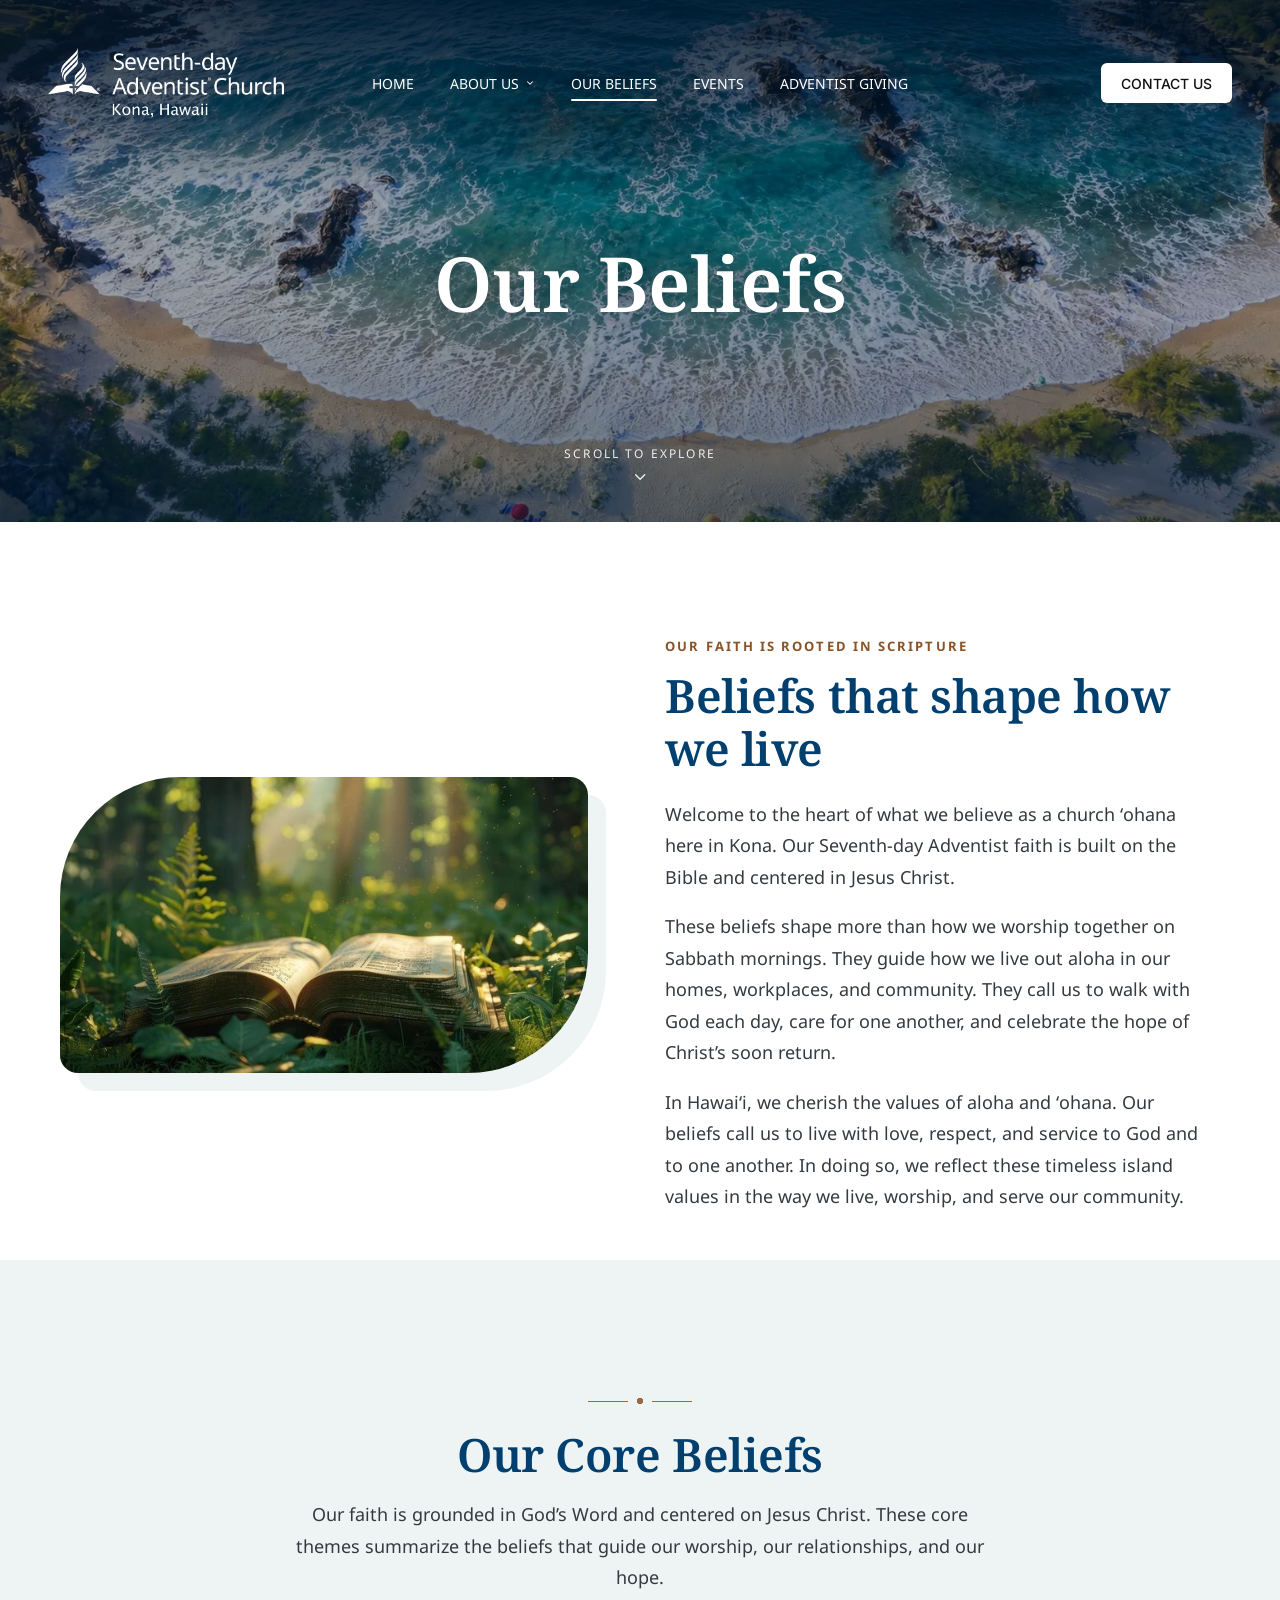
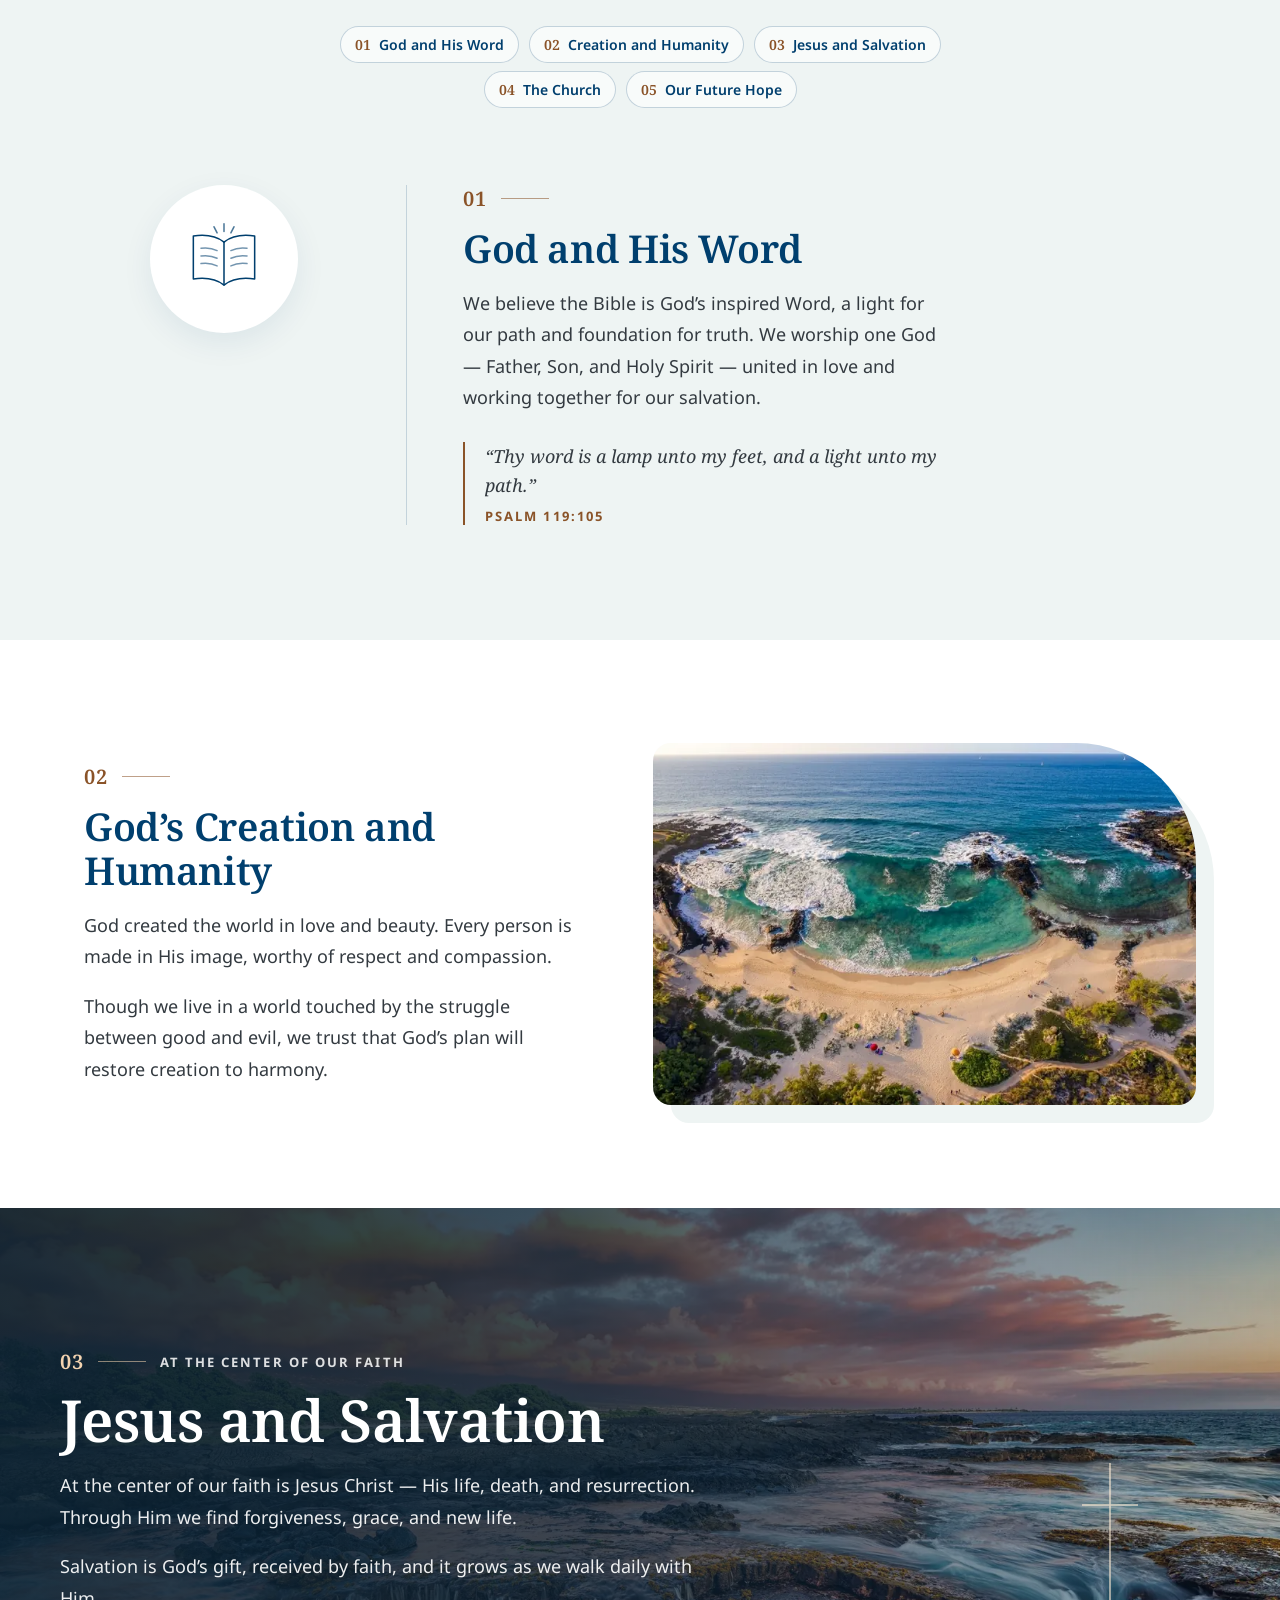
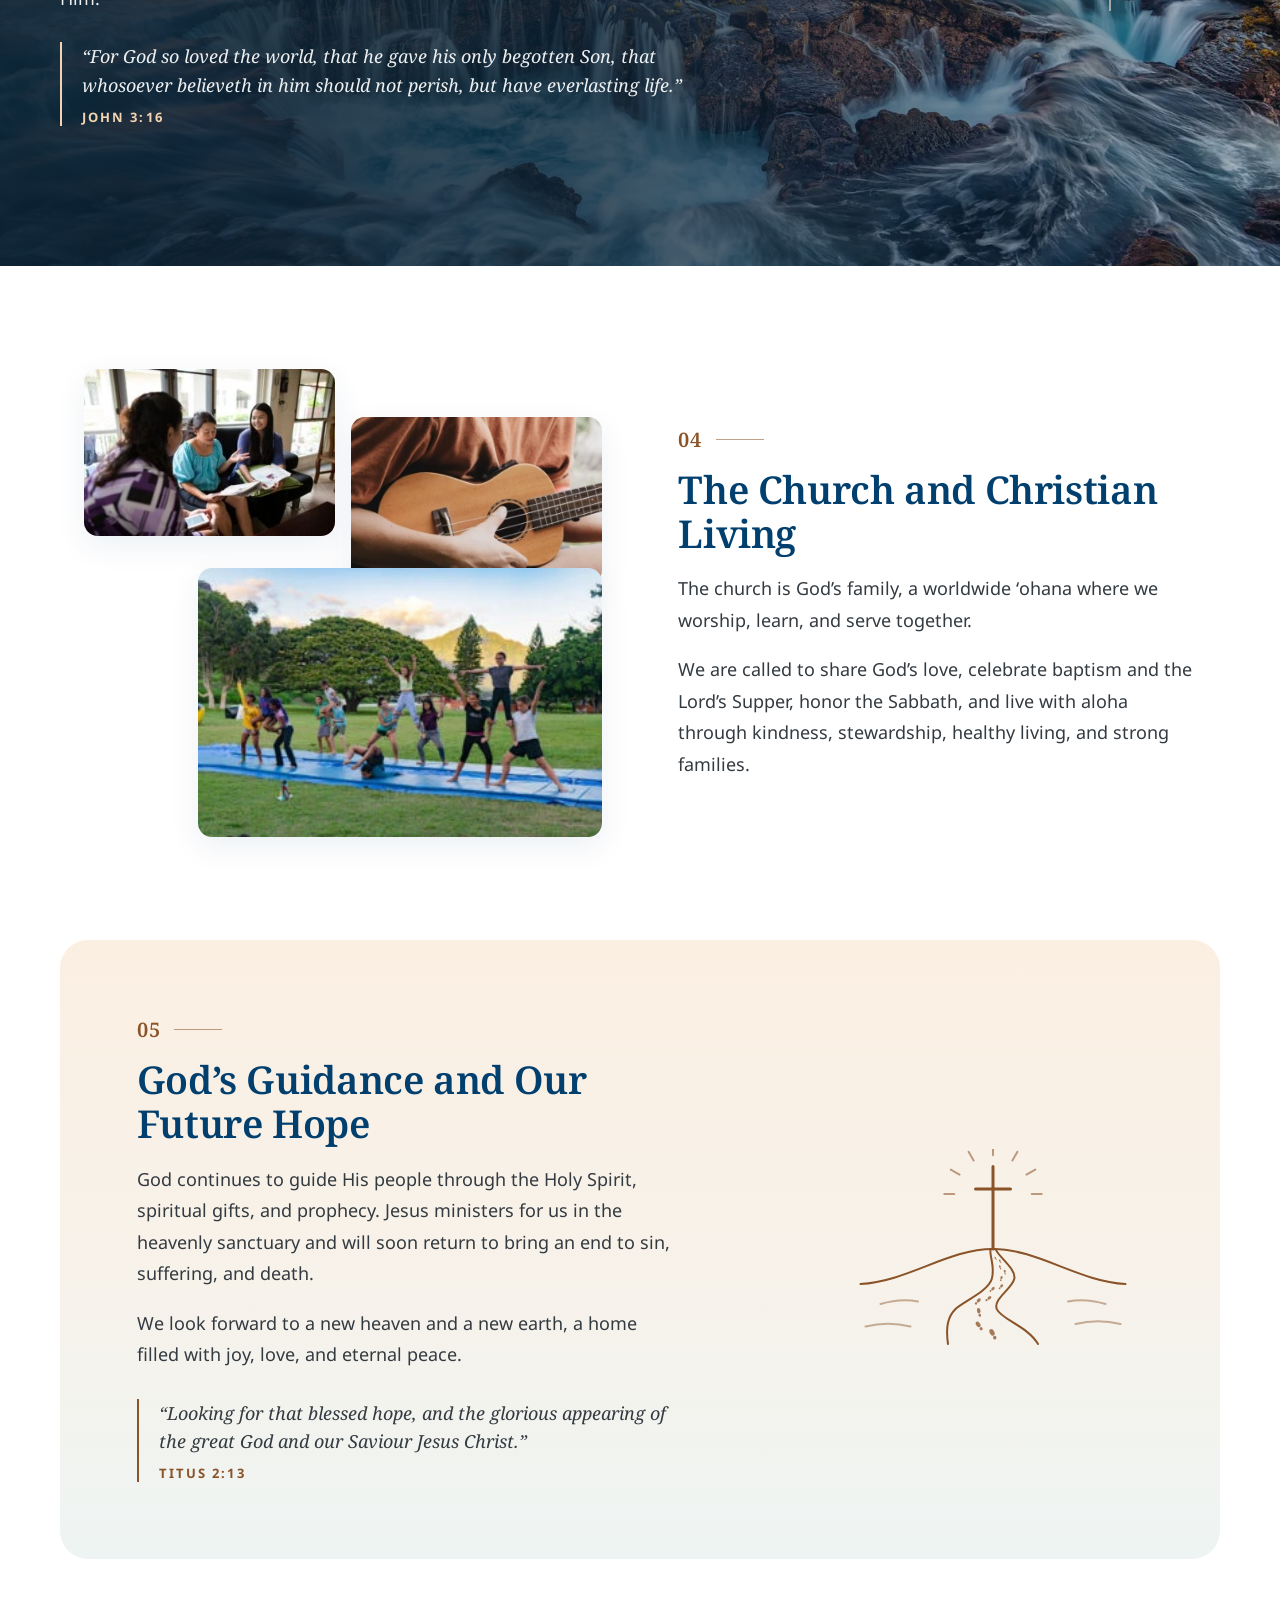
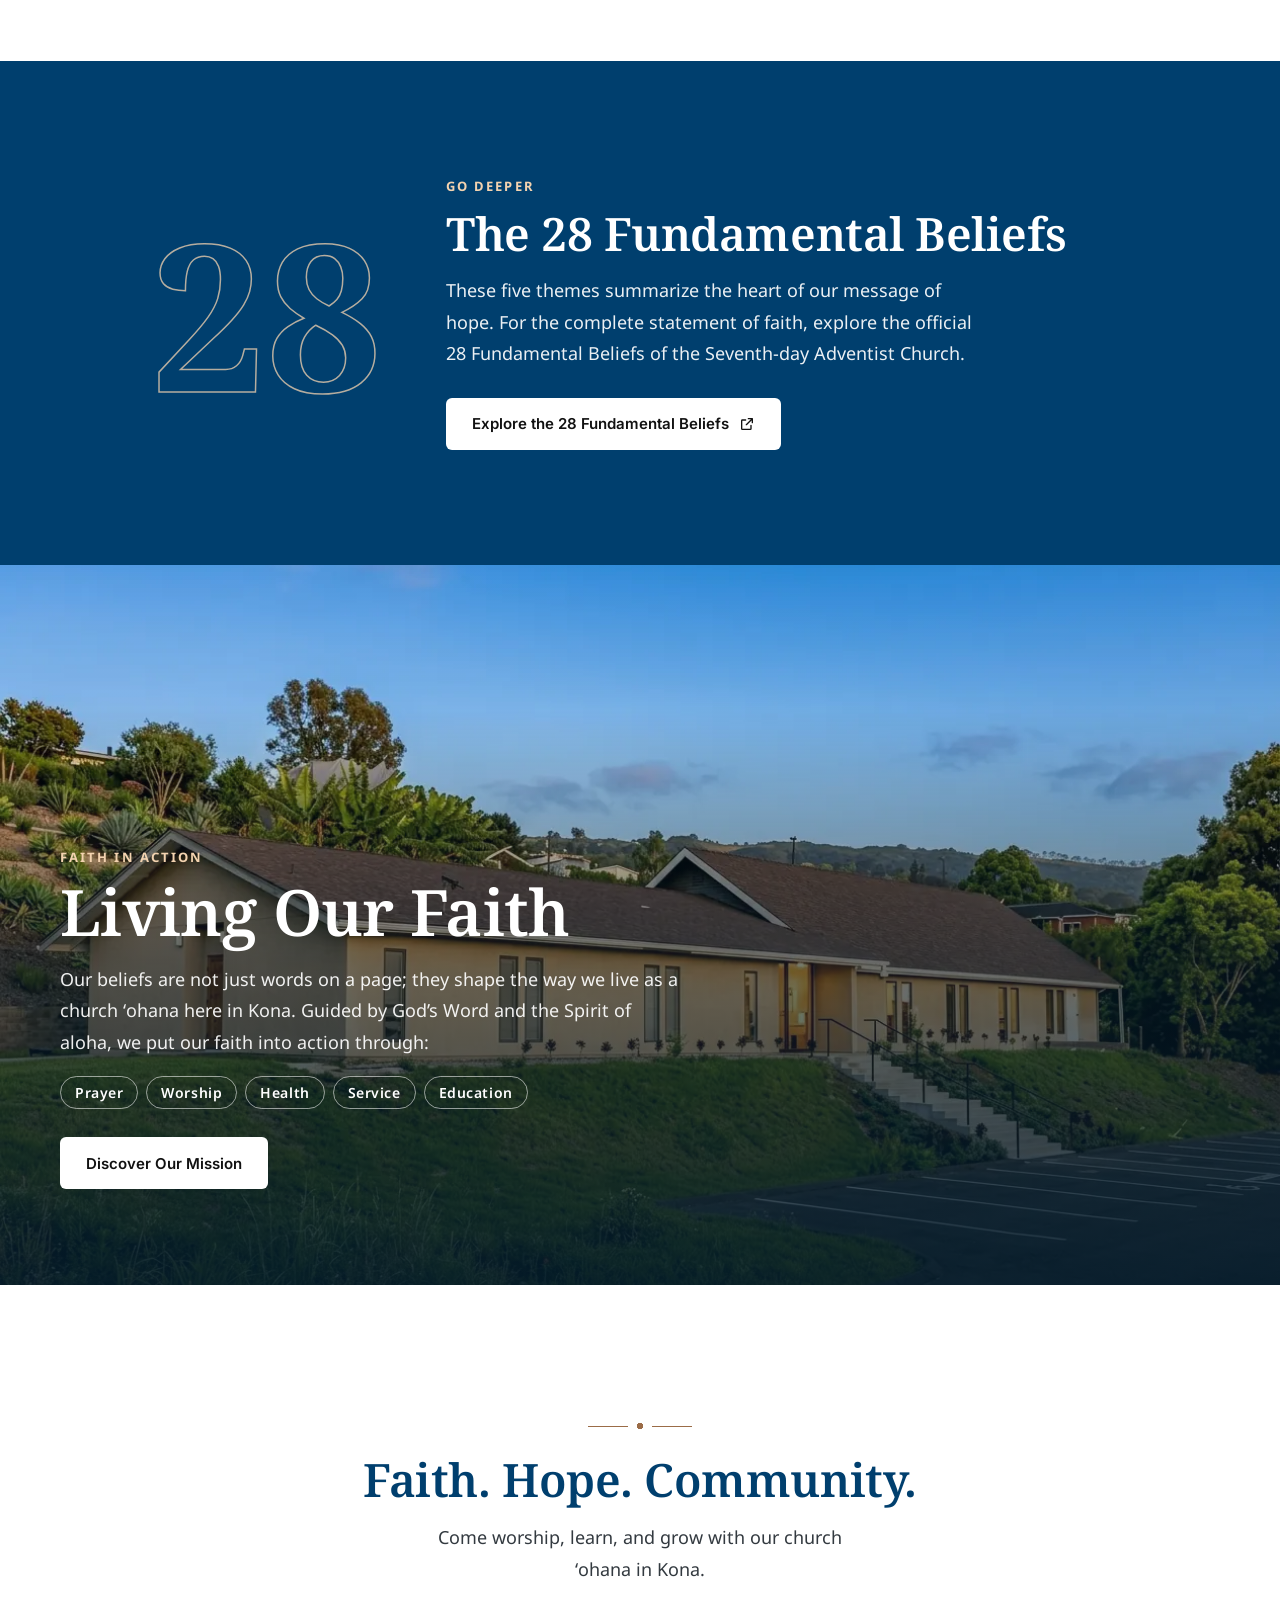
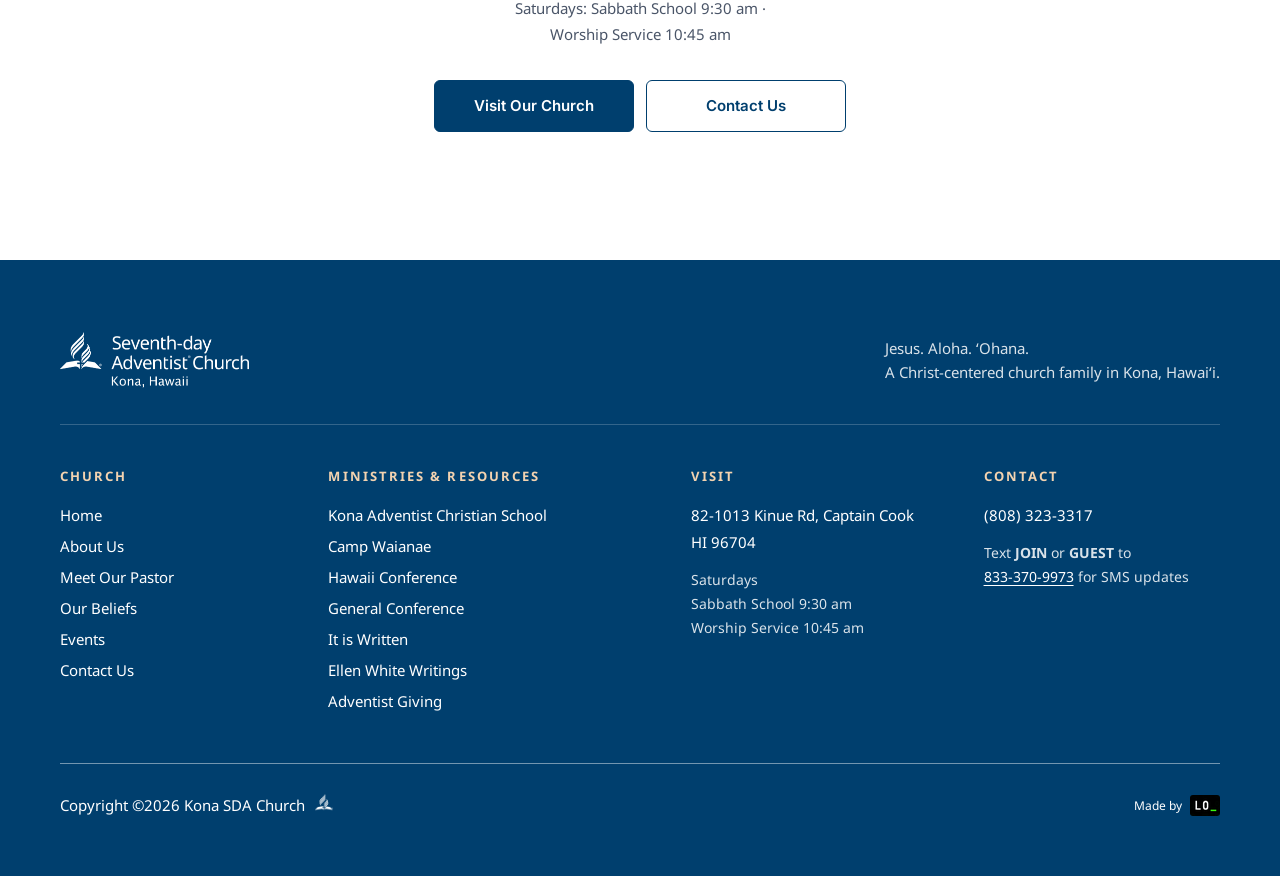
<file: our-beliefs.html>
<!DOCTYPE html>
<html lang="en">
<head>
<meta charset="UTF-8">
<meta name="viewport" content="width=device-width, initial-scale=1">
<title>Our Beliefs | Kona Seventh-day Adventist Church</title>
<meta name="description" content="What Seventh-day Adventists believe: God&#x27;s Word, creation, salvation in Jesus, the church and the hope of His return. Explore the faith of the Kona SDA Church.">
<meta property="og:type" content="website">
<meta property="og:site_name" content="Kona Seventh-day Adventist Church">
<meta property="og:title" content="Our Beliefs | Kona Seventh-day Adventist Church">
<meta property="og:description" content="What Seventh-day Adventists believe: God&#x27;s Word, creation, salvation in Jesus, the church and the hope of His return. Explore the faith of the Kona SDA Church.">
<meta property="og:locale" content="en_US">
<meta name="twitter:card" content="summary">
<link rel="icon" href="favicon.ico" sizes="48x48">
<link rel="icon" href="img/icons/icon-192.png" type="image/png" sizes="192x192">
<link rel="apple-touch-icon" href="img/icons/apple-touch-icon.png">
<meta name="theme-color" content="#003F6E">
<link rel="preload" href="fonts/noto-serif/noto-serif-latin-600-normal.woff2" as="font" type="font/woff2" crossorigin>
<link rel="preload" href="fonts/noto-sans/noto-sans-latin-400-normal.woff2" as="font" type="font/woff2" crossorigin>
<link rel="stylesheet" href="css/styles.css">
</head>
<body class="page-about page-editorial">

<!-- =================== HEADER =================== -->
<header class="site-header">
  <nav class="nav" aria-label="Main">
    <a href="index.html" class="brand"><img src="img/NAD_logo.webp" alt="Kona Seventh-day Adventist Church — Home" width="1500" height="445"></a>
    <ul class="nav__links">
      <li><a href="index.html">HOME</a></li>
      <li class="has-sub">
        <a href="about-us.html" aria-haspopup="true">ABOUT US <svg class="nav__caret" width="10" height="10" viewBox="0 0 24 24" fill="none" stroke="currentColor" stroke-width="2.5" stroke-linecap="round" stroke-linejoin="round" aria-hidden="true"><path d="M6 9l6 6 6-6"/></svg></a>
        <ul class="submenu" aria-label="About Us">
          <li><a href="about-us.html">Who We Are</a></li>
          <li><a href="meet-our-pastor.html">Meet Our Pastor</a></li>
        </ul>
      </li>
      <li><a href="our-beliefs.html" aria-current="page">OUR BELIEFS</a></li>
      <li><a href="events.html">EVENTS</a></li>
      <li><a href="https://adventistgiving.org/donate" target="_blank" rel="noopener">ADVENTIST GIVING</a></li>
    </ul>
    <a href="contact.html" class="btn btn--light btn--sm nav__cta">CONTACT US</a>
    <button class="nav__toggle" type="button" aria-label="Open menu" aria-expanded="false" aria-controls="menu">
      <svg width="22" height="22" viewBox="0 0 24 24" fill="none" stroke="currentColor" stroke-width="1.6" stroke-linecap="round"><path d="M4 8h16M4 16h16"/></svg>
    </button>
  </nav>
</header>

<main id="main">

  <!-- ===================== 1. HERO ===================== -->
  <section class="page-hero" aria-labelledby="page-title">
    <img class="page-hero__img"
         src="img/beliefs/hero-1531.webp"
         srcset="img/beliefs/hero-900.webp 900w, img/beliefs/hero-1531.webp 1531w"
         sizes="100vw" width="1531" height="1027" alt="" aria-hidden="true" fetchpriority="high">
    <div class="page-hero__content">
      <h1 id="page-title">Our Beliefs</h1>
    </div>
    <a class="scroll-cue" href="#intro">
      <span>Scroll to explore</span>
      <svg width="18" height="18" viewBox="0 0 24 24" fill="none" stroke="currentColor" stroke-width="1.8" stroke-linecap="round" stroke-linejoin="round" aria-hidden="true"><path d="M6 9l6 6 6-6"/></svg>
    </a>
  </section>

  <!-- ===================== 2. INTRODUCCIÓN ===================== -->
  <section class="bl-intro" id="intro" aria-labelledby="intro-title">
    <div class="bl-intro__grid">
      <figure class="bl-intro__media">
        <img src="img/bible-in-woods.webp" width="643" height="360" loading="lazy" decoding="async"
             alt="An open Bible resting on mossy ground in a sunlit forest">
      </figure>
      <div class="bl-intro__text">
        <p class="eyebrow">Our Faith is Rooted in Scripture</p>
        <h2 id="intro-title">Beliefs that shape how we live</h2>
        <p>Welcome to the heart of what we believe as a church ʻohana here in Kona. Our Seventh-day Adventist faith is built on the Bible and centered in Jesus Christ.</p>
        <p>These beliefs shape more than how we worship together on Sabbath mornings. They guide how we live out aloha in our homes, workplaces, and community. They call us to walk with God each day, care for one another, and celebrate the hope of Christ’s soon return.</p>
        <p>In Hawaiʻi, we cherish the values of aloha and ʻohana. Our beliefs call us to live with love, respect, and service to God and to one another. In doing so, we reflect these timeless island values in the way we live, worship, and serve our community.</p>
      </div>
    </div>
  </section>

  <!-- ===================== 3. INTRO A LAS CREENCIAS ===================== -->
  <section class="bl-core" aria-labelledby="core-title">
    <svg class="bl-core__wave" viewBox="0 0 1440 80" preserveAspectRatio="none" aria-hidden="true"><path d="M0 48c160-32 320-40 480-24s320 48 480 40 320-48 480-48V80H0z"/></svg>

    <header class="bl-core__head">
      <span class="bl-ornament" aria-hidden="true"></span>
      <h2 id="core-title">Our Core Beliefs</h2>
      <p>Our faith is grounded in God’s Word and centered on Jesus Christ. These core themes summarize the beliefs that guide our worship, our relationships, and our hope.</p>
      <nav class="bl-toc" aria-label="Core beliefs">
        <ol>
          <li><a href="#belief-word"><span>01</span> God and His Word</a></li>
          <li><a href="#belief-creation"><span>02</span> Creation and Humanity</a></li>
          <li><a href="#belief-salvation"><span>03</span> Jesus and Salvation</a></li>
          <li><a href="#belief-church"><span>04</span> The Church</a></li>
          <li><a href="#belief-hope"><span>05</span> Our Future Hope</a></li>
        </ol>
      </nav>
    </header>

    <!-- 01 · God and His Word -->
    <article class="belief belief--word" id="belief-word" aria-labelledby="belief-word-title">
      <div class="belief__art" aria-hidden="true">
        <svg viewBox="0 0 120 120" fill="none" stroke="currentColor" stroke-width="2" stroke-linecap="round" stroke-linejoin="round">
          <path d="M60 38c-10-8-26-10-40-8v56c14-2 30 0 40 8 10-8 26-10 40-8V30c-14-2-30 0-40 8z"/>
          <path d="M60 38v56"/>
          <path d="M30 46c8-1 15 0 21 3M30 56c8-1 15 0 21 3M30 66c8-1 15 0 21 3M69 49c6-3 13-4 21-3M69 59c6-3 13-4 21-3M69 69c6-3 13-4 21-3" opacity=".55"/>
          <path d="M60 14v10M47 18l4 8M73 18l-4 8" opacity=".7"/>
        </svg>
      </div>
      <div class="belief__body">
        <p class="belief__num"><span class="visually-hidden">Belief </span>01</p>
        <h3 id="belief-word-title">God and His Word</h3>
        <p>We believe the Bible is God’s inspired Word, a light for our path and foundation for truth. We worship one God — Father, Son, and Holy Spirit — united in love and working together for our salvation.</p>
        <blockquote class="bl-verse">
          <p>“Thy word is a lamp unto my feet, and a light unto my path.”</p>
          <cite>Psalm 119:105</cite>
        </blockquote>
      </div>
    </article>
  </section>

  <!-- 02 · Creation and Humanity -->
  <article class="belief belief--creation" id="belief-creation" aria-labelledby="belief-creation-title">
    <div class="belief__body">
      <p class="belief__num"><span class="visually-hidden">Belief </span>02</p>
      <h3 id="belief-creation-title">God’s Creation and Humanity</h3>
      <p>God created the world in love and beauty. Every person is made in His image, worthy of respect and compassion.</p>
      <p>Though we live in a world touched by the struggle between good and evil, we trust that God’s plan will restore creation to harmony.</p>
    </div>
    <figure class="belief__media">
      <img src="img/beliefs/creation-1200.webp"
           srcset="img/beliefs/creation-700.webp 700w, img/beliefs/creation-1200.webp 1200w"
           sizes="(min-width: 900px) 560px, 92vw"
           width="1200" height="805" loading="lazy" decoding="async"
           alt="Aerial view of a turquoise bay with white surf, black lava rock and a sandy beach on the Kona coast">
    </figure>
  </article>

  <!-- 03 · Jesus and Salvation (énfasis) -->
  <article class="belief belief--salvation" id="belief-salvation" aria-labelledby="belief-salvation-title">
    <img class="belief--salvation__bg"
         src="img/beliefs/salvation-1800.webp"
         srcset="img/beliefs/salvation-1000.webp 1000w, img/beliefs/salvation-1800.webp 1800w"
         sizes="100vw" width="1800" height="1200" loading="lazy" decoding="async" alt="" aria-hidden="true">
    <div class="belief--salvation__inner">
      <div class="belief__body">
        <p class="belief__num"><span class="visually-hidden">Belief </span>03 <span class="belief__tag">At the center of our faith</span></p>
        <h3 id="belief-salvation-title">Jesus and Salvation</h3>
        <p>At the center of our faith is Jesus Christ — His life, death, and resurrection. Through Him we find forgiveness, grace, and new life.</p>
        <p>Salvation is God’s gift, received by faith, and it grows as we walk daily with Him.</p>
        <blockquote class="bl-verse bl-verse--light">
          <p>“For God so loved the world, that he gave his only begotten Son, that whosoever believeth in him should not perish, but have everlasting life.”</p>
          <cite>John 3:16</cite>
        </blockquote>
      </div>
      <svg class="belief--salvation__cross" viewBox="0 0 100 160" fill="none" stroke="currentColor" stroke-width="1.5" aria-hidden="true">
        <path d="M50 6v148M22 48h56"/>
      </svg>
    </div>
  </article>

  <!-- 04 · The Church and Christian Living -->
  <article class="belief belief--church" id="belief-church" aria-labelledby="belief-church-title">
    <div class="belief__collage">
      <img src="img/women-bible-study.webp" width="300" height="200" loading="lazy" decoding="async"
           alt="Women from the church studying the Bible together in a living room">
      <img src="img/praise-worship.webp" width="300" height="200" loading="lazy" decoding="async"
           alt="Hands playing a ukulele during worship">
      <img src="img/camp-waianae.webp" width="300" height="200" loading="lazy" decoding="async"
           alt="Young people from the church posing together on a lawn at Camp Waianae">
    </div>
    <div class="belief__body">
      <p class="belief__num"><span class="visually-hidden">Belief </span>04</p>
      <h3 id="belief-church-title">The Church and Christian Living</h3>
      <p>The church is God’s family, a worldwide ʻohana where we worship, learn, and serve together.</p>
      <p>We are called to share God’s love, celebrate baptism and the Lord’s Supper, honor the Sabbath, and live with aloha through kindness, stewardship, healthy living, and strong families.</p>
    </div>
  </article>

  <!-- 05 · God's Guidance and Our Future Hope -->
  <article class="belief belief--hope" id="belief-hope" aria-labelledby="belief-hope-title">
    <div class="belief--hope__panel">
      <div class="belief__body">
        <p class="belief__num"><span class="visually-hidden">Belief </span>05</p>
        <h3 id="belief-hope-title">God’s Guidance and Our Future Hope</h3>
        <p>God continues to guide His people through the Holy Spirit, spiritual gifts, and prophecy. Jesus ministers for us in the heavenly sanctuary and will soon return to bring an end to sin, suffering, and death.</p>
        <p>We look forward to a new heaven and a new earth, a home filled with joy, love, and eternal peace.</p>
        <blockquote class="bl-verse">
          <p>“Looking for that blessed hope, and the glorious appearing of the great God and our Saviour Jesus Christ.”</p>
          <cite>Titus 2:13</cite>
        </blockquote>
      </div>
      <!-- Camino con huellas que sube hacia la cruz -->
      <div class="belief__art belief__art--sunrise" aria-hidden="true">
        <svg viewBox="0 0 240 160" fill="none" stroke="currentColor" stroke-width="1.6" stroke-linecap="round" stroke-linejoin="round">
          <path d="M120 5v-7M135.5 9.2l4-7M146.8 20.5l7-4M151 36h8M89 36h-8M93.2 20.5l-7-4M104.5 9.2l-4-7" opacity=".55"/>
          <path d="M120 14v66M106 32h28" stroke-width="2.4"/>
          <path d="M14 108c38-2 70-28 106-28s68 26 106 28"/>
          <path d="M84 156c-2-14 0-22 6-28s26-14 29-24-2-18-1-24"/>
          <path d="M156 156c-8-14-30-20-33-28s12-16 14-24-13-18-15-24"/>
          <!-- huellas que suben hacia la cruz -->
          <g fill="currentColor" stroke="none" opacity=".75">
            <ellipse cx="119.2" cy="146.7" rx="1.85" ry="2.84" transform="rotate(-28 119.2 146.7)"/>
            <ellipse cx="121.4" cy="150.9" rx="1.37" ry="1.49" transform="rotate(-28 121.4 150.9)"/>
            <ellipse cx="108.1" cy="140.3" rx="1.63" ry="2.49" transform="rotate(-34 108.1 140.3)"/>
            <ellipse cx="110.5" cy="143.8" rx="1.21" ry="1.31" transform="rotate(-34 110.5 143.8)"/>
            <ellipse cx="108.6" cy="129.4" rx="1.43" ry="2.19" transform="rotate(-13 108.6 129.4)"/>
            <ellipse cx="109.4" cy="133.0" rx="1.06" ry="1.15" transform="rotate(-13 109.4 133.0)"/>
            <ellipse cx="108.6" cy="121.1" rx="1.26" ry="1.93" transform="rotate(43 108.6 121.1)"/>
            <ellipse cx="106.4" cy="123.5" rx="0.93" ry="1.01" transform="rotate(43 106.4 123.5)"/>
            <ellipse cx="117.1" cy="119.1" rx="1.15" ry="1.76" transform="rotate(51 117.1 119.1)"/>
            <ellipse cx="114.8" cy="120.9" rx="0.85" ry="0.93" transform="rotate(51 114.8 120.9)"/>
            <ellipse cx="120.0" cy="111.7" rx="1.06" ry="1.62" transform="rotate(49 120.0 111.7)"/>
            <ellipse cx="118.0" cy="113.5" rx="0.78" ry="0.85" transform="rotate(49 118.0 113.5)"/>
            <ellipse cx="126.9" cy="109.5" rx="0.97" ry="1.48" transform="rotate(40 126.9 109.5)"/>
            <ellipse cx="125.3" cy="111.4" rx="0.72" ry="0.78" transform="rotate(40 125.3 111.4)"/>
            <ellipse cx="126.8" cy="102.9" rx="0.87" ry="1.33" transform="rotate(16 126.8 102.9)"/>
            <ellipse cx="126.2" cy="105.0" rx="0.64" ry="0.70" transform="rotate(16 126.2 105.0)"/>
            <ellipse cx="129.4" cy="97.8" rx="0.77" ry="1.18" transform="rotate(-10 129.4 97.8)"/>
            <ellipse cx="129.7" cy="99.8" rx="0.57" ry="0.62" transform="rotate(-10 129.7 99.8)"/>
            <ellipse cx="125.5" cy="94.1" rx="0.70" ry="1.07" transform="rotate(-23 125.5 94.1)"/>
            <ellipse cx="126.2" cy="95.8" rx="0.52" ry="0.56" transform="rotate(-23 126.2 95.8)"/>
            <ellipse cx="125.5" cy="89.4" rx="0.64" ry="0.98" transform="rotate(-29 125.5 89.4)"/>
            <ellipse cx="126.3" cy="90.8" rx="0.47" ry="0.51" transform="rotate(-29 126.3 90.8)"/>
            <ellipse cx="121.8" cy="87.1" rx="0.59" ry="0.90" transform="rotate(-30 121.8 87.1)"/>
            <ellipse cx="122.6" cy="88.4" rx="0.44" ry="0.48" transform="rotate(-30 122.6 88.4)"/>
          </g>
          <path d="M30 124c10-3 20-4 30-2M180 122c10-2 20-1 30 2M18 142c12-3 24-3 36 0M186 140c12-3 24-3 36 0" opacity=".45"/>
        </svg>
      </div>
    </div>
  </article>

  <!-- ===================== 5. 28 CREENCIAS FUNDAMENTALES ===================== -->
  <section class="bl-28" aria-labelledby="bl28-title">
    <div class="bl-28__inner">
      <p class="bl-28__number" aria-hidden="true">28</p>
      <div class="bl-28__text">
        <p class="eyebrow eyebrow--light">Go deeper</p>
        <h2 id="bl28-title">The 28 Fundamental Beliefs</h2>
        <p>These five themes summarize the heart of our message of hope. For the complete statement of faith, explore the official 28 Fundamental Beliefs of the Seventh-day Adventist Church.</p>
        <a class="btn btn--light btn--lg" href="https://www.adventist.org/beliefs/" target="_blank" rel="noopener">
          Explore the 28 Fundamental Beliefs
          <svg width="16" height="16" viewBox="0 0 24 24" fill="none" stroke="currentColor" stroke-width="2" stroke-linecap="round" stroke-linejoin="round" aria-hidden="true"><path d="M14 4h6v6M20 4l-9 9M18 14v5a1 1 0 0 1-1 1H5a1 1 0 0 1-1-1V7a1 1 0 0 1 1-1h5"/></svg>
          <span class="visually-hidden">(opens adventist.org in a new tab)</span>
        </a>
      </div>
    </div>
  </section>

  <!-- ===================== 6. LIVING OUR FAITH ===================== -->
  <section class="bl-living" aria-labelledby="living-title">
    <img class="bl-living__bg"
         src="img/beliefs/living-faith-1264.webp"
         srcset="img/beliefs/living-faith-900.webp 900w, img/beliefs/living-faith-1264.webp 1264w"
         sizes="100vw" width="1264" height="848" loading="lazy" decoding="async"
         alt="The Kona Seventh-day Adventist Church building on a green hillside under a clear blue sky">
    <div class="bl-living__card">
      <p class="eyebrow eyebrow--light">Faith in action</p>
      <h2 id="living-title">Living Our Faith</h2>
      <p>Our beliefs are not just words on a page; they shape the way we live as a church ʻohana here in Kona. Guided by God’s Word and the Spirit of aloha, we put our faith into action through:</p>
      <ul class="bl-living__list">
        <li>Prayer</li><li>Worship</li><li>Health</li><li>Service</li><li>Education</li>
      </ul>
      <a class="btn btn--light btn--lg" href="index.html#mission">Discover Our Mission</a>
    </div>
  </section>

  <!-- ===================== 7. CTA FINAL ===================== -->
  <section class="bl-cta" aria-labelledby="cta-title">
    <span class="bl-ornament" aria-hidden="true"></span>
    <h2 id="cta-title">Faith. Hope. Community.</h2>
    <p>Come worship, learn, and grow with our church ʻohana in Kona.</p>
    <p class="bl-cta__times"><span>Saturdays:</span> <span>Sabbath School 9:30 am</span> · <span>Worship Service 10:45 am</span></p>
    <div class="bl-cta__actions">
      <a class="btn btn--ocean btn--lg" href="https://www.google.com/maps/dir/?api=1&amp;destination=82-1013+Kinue+Rd%2C+Captain+Cook%2C+HI+96704" target="_blank" rel="noopener">Visit Our Church<span class="visually-hidden"> (directions open in Google Maps)</span></a>
      <a class="btn btn--ocean-outline btn--lg" href="contact.html">Contact Us</a>
    </div>
  </section>

</main>

<footer class="footer">
  <div class="footer__inner">
    <div class="footer__brand">
      <a href="index.html" class="footer__logo"><img src="img/NAD_logo.webp" alt="Kona Seventh-day Adventist Church — Home" width="1500" height="445" loading="lazy"></a>
      <p>Jesus. Aloha. ʻOhana.<br>A Christ-centered church family in Kona, Hawaiʻi.</p>
    </div>

    <div class="footer__grid">
      <nav aria-labelledby="f-church">
        <h2 class="footer__heading" id="f-church">Church</h2>
        <ul>
          <li><a href="index.html">Home</a></li>
          <li><a href="about-us.html">About Us</a></li>
          <li><a href="meet-our-pastor.html">Meet Our Pastor</a></li>
          <li><a href="our-beliefs.html" aria-current="page">Our Beliefs</a></li>
          <li><a href="events.html">Events</a></li>
          <li><a href="contact.html">Contact Us</a></li>
        </ul>
      </nav>
      <nav aria-labelledby="f-resources">
        <h2 class="footer__heading" id="f-resources">Ministries &amp; Resources</h2>
        <ul>
          <li><a href="https://www.konaadventistschool.com/" target="_blank" rel="noopener">Kona Adventist Christian School</a></li>
          <li><a href="http://www.campwaianae.org" target="_blank" rel="noopener">Camp Waianae</a></li>
          <li><a href="http://www.hawaiisda.org" target="_blank" rel="noopener">Hawaii Conference</a></li>
          <li><a href="http://www.adventist.org" target="_blank" rel="noopener">General Conference</a></li>
          <li><a href="http://www.itiswritten.com" target="_blank" rel="noopener">It is Written</a></li>
          <li><a href="https://egwwritings.org/" target="_blank" rel="noopener">Ellen White Writings</a></li>
          <li><a href="https://adventistgiving.org/donate" target="_blank" rel="noopener">Adventist Giving</a></li>
        </ul>
      </nav>
      <div>
        <h2 class="footer__heading">Visit</h2>
        <address>
          <a href="https://www.google.com/maps/dir/?api=1&amp;destination=82-1013+Kinue+Rd%2C+Captain+Cook%2C+HI+96704" target="_blank" rel="noopener">82-1013 Kinue Rd, Captain Cook<br>HI 96704</a>
        </address>
        <p class="footer__note">Saturdays<br>Sabbath School 9:30 am<br>Worship Service 10:45 am</p>
      </div>
      <div>
        <h2 class="footer__heading">Contact</h2>
        <p><a href="tel:+18083233317">(808) 323-3317</a></p>
        <p class="footer__note">Text <strong>JOIN</strong> or <strong>GUEST</strong> to<br><a href="sms:+18333709973">833-370-9973</a> for SMS updates</p>
      </div>
    </div>

    <div class="footer__bottom">
      <p class="footer__copy">Copyright ©2026 Kona SDA Church
        <span class="footer__mark"><img src="img/NAD_logo.webp" alt="" width="1500" height="445" loading="lazy"></span></p>
      <p class="footer__made"><a class="footer__credit remove-decoration" href="https://www.leonoliver.com/" target="_blank" rel="noopener"><span class="footer__credit-text">Made by</span><picture><source srcset="img/leonoliver-logo-30.webp 30w, img/leonoliver-logo-48.webp 48w" sizes="30px" type="image/webp"><img src="img/leonoliver-logo-30.png" srcset="img/leonoliver-logo-30.png 30w, img/leonoliver-logo-48.png 48w" sizes="30px" width="30" height="21" alt="Leon Oliver" loading="lazy" decoding="async"></picture><span class="visually-hidden"> (opens in a new tab)</span></a></p>
    </div>
  </div>
</footer>

<nav class="menu" id="menu" aria-label="Main menu" aria-hidden="true">
  <div class="menu__top">
    <span class="brand"><img src="img/NAD_logo.webp" alt="" width="1500" height="445"></span>
    <button class="nav__toggle" type="button" data-close aria-label="Close menu">
      <svg width="22" height="22" viewBox="0 0 24 24" fill="none" stroke="currentColor" stroke-width="1.6" stroke-linecap="round"><path d="M6 6l12 12M18 6L6 18"/></svg>
    </button>
  </div>
  <ul class="menu__links">
    <li><a href="index.html">HOME</a></li>
    <li class="menu__has-sub"><a href="about-us.html" data-submenu-toggle aria-expanded="false" aria-controls="menu-sub-about">ABOUT US <svg class="menu__caret" width="18" height="18" viewBox="0 0 24 24" fill="none" stroke="currentColor" stroke-width="2" stroke-linecap="round" stroke-linejoin="round" aria-hidden="true"><path d="M6 9l6 6 6-6"/></svg></a>
      <ul class="menu__sub" id="menu-sub-about">
        <li><a href="about-us.html">Who We Are</a></li>
        <li><a href="meet-our-pastor.html">Meet Our Pastor</a></li>
      </ul>
    </li>
    <li><a href="our-beliefs.html" aria-current="page">OUR BELIEFS</a></li>
    <li><a href="events.html">EVENTS</a></li>
    <li><a href="https://adventistgiving.org/donate" target="_blank" rel="noopener">ADVENTIST GIVING</a></li>
  </ul>
  <a href="contact.html" class="btn btn--light">Contact Us</a>
</nav>

<script src="js/main.js"></script>
</body>
</html>
</file>
<file: css/styles.css>
/* =====================================================================
   Kona Seventh-day Adventist Church — estilos del sitio
   ---------------------------------------------------------------------
   1. Fuentes
   2. Variables (colores, medidas)
   3. Base
   4. Componentes compartidos
      4.1 Botones
      4.2 Navegación (+ submenú, menú fijo)
      4.3 Menú móvil
      4.4 Títulos y etiquetas
      4.5 Parallax
      4.6 E-newsletter
      4.7 Footer
   5. Home (index.html)
      5.1 Hero con secuencia de video
      5.2 Secciones del home
   6. Páginas interiores (about, meet-our-pastor, contact)
      6.1 Base de página, header, banner y elementos comunes
      6.2 About (estilo editorial)
      6.3 Meet Our Pastor
      6.4 Contact
      6.4b Calendar
      6.5 Estilo editorial: Our Beliefs, About, Pastor y Contact
   7. Utilidades
   8. Movimiento reducido
   ===================================================================== */


/* =====================================================================
   1. FUENTES (alojadas localmente en /fonts)
   ===================================================================== */
@font-face {
  font-family: "Noto Serif"; font-style: normal; font-weight: 400; font-display: swap;
  src: url("../fonts/noto-serif/noto-serif-latin-400-normal.woff2") format("woff2"),
       url("../fonts/noto-serif/noto-serif-latin-400-normal.woff") format("woff");
}
@font-face {
  font-family: "Noto Serif"; font-style: normal; font-weight: 600; font-display: swap;
  src: url("../fonts/noto-serif/noto-serif-latin-600-normal.woff2") format("woff2"),
       url("../fonts/noto-serif/noto-serif-latin-600-normal.woff") format("woff");
}
@font-face {
  font-family: "Noto Serif"; font-style: normal; font-weight: 700; font-display: swap;
  src: url("../fonts/noto-serif/noto-serif-latin-700-normal.woff2") format("woff2"),
       url("../fonts/noto-serif/noto-serif-latin-700-normal.woff") format("woff");
}
@font-face {
  font-family: "Noto Serif"; font-style: italic; font-weight: 400; font-display: swap;
  src: url("../fonts/noto-serif/noto-serif-latin-400-italic.woff2") format("woff2"),
       url("../fonts/noto-serif/noto-serif-latin-400-italic.woff") format("woff");
}
@font-face {
  font-family: "Inter"; font-style: normal; font-weight: 400; font-display: swap;
  src: url("../fonts/inter/inter-latin-400-normal.woff2") format("woff2"),
       url("../fonts/inter/inter-latin-400-normal.woff") format("woff");
}
@font-face {
  font-family: "Inter"; font-style: normal; font-weight: 500; font-display: swap;
  src: url("../fonts/inter/inter-latin-500-normal.woff2") format("woff2"),
       url("../fonts/inter/inter-latin-500-normal.woff") format("woff");
}
@font-face {
  font-family: "Inter"; font-style: normal; font-weight: 600; font-display: swap;
  src: url("../fonts/inter/inter-latin-600-normal.woff2") format("woff2"),
       url("../fonts/inter/inter-latin-600-normal.woff") format("woff");
}
@font-face {
  font-family: "Noto Sans"; font-style: normal; font-weight: 400; font-display: swap;
  src: url("../fonts/noto-sans/noto-sans-latin-400-normal.woff2") format("woff2"),
       url("../fonts/noto-sans/noto-sans-latin-400-normal.woff") format("woff");
}
@font-face {
  font-family: "Noto Sans"; font-style: normal; font-weight: 600; font-display: swap;
  src: url("../fonts/noto-sans/noto-sans-latin-600-normal.woff2") format("woff2"),
       url("../fonts/noto-sans/noto-sans-latin-600-normal.woff") format("woff");
}
@font-face {
  font-family: "Noto Sans"; font-style: normal; font-weight: 700; font-display: swap;
  src: url("../fonts/noto-sans/noto-sans-latin-700-normal.woff2") format("woff2"),
       url("../fonts/noto-sans/noto-sans-latin-700-normal.woff") format("woff");
}


/* =====================================================================
   2. VARIABLES
   ===================================================================== */
:root {
  /* Colores de marca */
  --ocean: #003F6E;                    /* azul océano: footer, títulos y acentos */
  --ocean-hover: #00548f;              /* hover de los botones azules */

  /* Texto */
  --white: #fff;
  --white-75: rgba(255,255,255, 1);    /* texto claro del menú y del hero */
  --charcoal: #333a40;                 /* texto de las páginas interiores */
  --muted: #4a5568;                    /* texto secundario (newsletter) */

  /* Superficies y bordes */
  --line: rgba(0, 63, 110, .12);       /* borde suave de tarjetas y círculos */
  --glass: rgba(255,255,255,.12);
  --glass-border: rgba(255,255,255,1);
  --dark-glass: rgba(10, 14, 20, .55); /* fondo del menú fijo */
  --koa: #8a5328;                      /* acento cálido (madera koa): etiquetas y números — AA sobre blanco */
  --koa-light: #f3d3b0;                /* arena cálida para textos sobre fondos oscuros */
  --sea: #eef4f3;                      /* fondo suave verde-océano */
  --deep: #0a2233;                     /* azul noche (sección de énfasis) */

  /* Tipografía */
  --font-sans: "Noto Sans", system-ui, sans-serif;
  --font-ui: "Inter", system-ui, sans-serif;
  --serif: "Noto Serif", Georgia, serif;  /* títulos de las páginas editoriales */
  /* Roles de texto: Noto Serif (todos los títulos: hero, banners y secciones) ·
     Noto Sans (texto y etiquetas) · Inter (menú y botones) */
  --text-size: 18px;                   /* párrafos de lectura */
  --text-leading: 1.75;
  --on-dark: rgba(255,255,255,.92);    /* párrafos sobre fondos oscuros */
  --on-dark-muted: rgba(255,255,255,.85); /* texto secundario sobre fondos oscuros */
  --shadow-soft: 0 10px 30px rgba(0, 63, 110, .08);   /* sombra de tarjetas e imágenes */

  /* Medidas */
  --gutter: clamp(24px, 4vw, 48px);
  --radius-card: 14px;
  --wrap: 1160px;                      /* ancho máximo del contenido */
  --measure: 60ch;                     /* ancho cómodo de lectura */
}


/* =====================================================================
   3. BASE
   ===================================================================== */
*, *::before, *::after { box-sizing: border-box; margin: 0; padding: 0; }
html, body { background: #0b0b0c; }
body { font-family: var(--font-ui); color: var(--white); -webkit-font-smoothing: antialiased; }
a { color: inherit; text-decoration: none; }
html { scroll-behavior: smooth; }
main [id] { scroll-margin-top: 88px; }   /* que el menú fijo no tape el título al saltar a una sección */
:focus-visible { outline: 2px solid var(--white); outline-offset: 3px; border-radius: 999px; }


/* =====================================================================
   4. COMPONENTES COMPARTIDOS
   ===================================================================== */

/* ---------- 4.1 Botones ---------- */
.btn {
  display: inline-flex; align-items: center; justify-content: center;
  height: 48px; padding: 0 28px; border-radius: 6px;
  font-family: var(--font-ui); font-size: 15px; font-weight: 500;
  white-space: nowrap;
  transition: background .2s, color .2s, border-color .2s;
}
.btn--light, .btn--glass:hover { background: var(--white); color: #111; }   /* el de cristal se rellena como BULLETIN */
.btn--glass {
  background: rgba(0, 14, 28, .35); color: var(--white);   /* cristal oscuro: texto blanco legible sobre la foto */
  border: 1px solid var(--glass-border);
  backdrop-filter: blur(14px); -webkit-backdrop-filter: blur(14px);
}
.btn--sm { height: 40px; padding: 0 20px; font-size: 14px; }
.btn--lg { height: 52px; padding: 0 26px; gap: 10px; font-weight: 600; }   /* más alto, para llamadas a la acción */
/* Botones azul océano para fondos claros */
.btn--ocean { background: var(--ocean); color: #fff; border: 1.5px solid var(--ocean); }
.btn--ocean:hover { background: var(--ocean-hover); border-color: var(--ocean-hover); }
.btn--ocean-outline { background: transparent; color: var(--ocean); border: 1.5px solid var(--ocean); }
.btn--ocean-outline:hover { background: var(--ocean); color: #fff; }


/* ---------- 4.2 Navegación ---------- */
.nav {
  display: flex; align-items: center; justify-content: space-between;
  padding: var(--gutter) var(--gutter) 0;
}
.brand { display: inline-flex; align-items: center; border-radius: 8px; }
.brand img { display: block; height: 70px; width: auto; }
/* iPad Pro (y otras tabletas táctiles): logo más pequeño.
   Ancho de tableta + pantalla táctil, para no afectar a portátiles del mismo ancho. */
@media (min-width: 768px) and (max-width: 1366px) and (hover: none) and (pointer: coarse) {
  .brand img { height: 50px; }
}

.nav__links { display: none; gap: 36px; list-style: none; font-size: 14px; }
.nav__links > li { position: relative; }
.nav__links a {
  display: inline-block;               /* necesario para que transform funcione en el enlace */
  color: var(--white-75);
  transition: color .2s, transform .2s ease;
}
.nav__links a:hover,
.nav__links a:focus-visible { color: var(--white); transform: translateY(-3px); }

.nav .nav__cta { display: none; }
.nav__toggle {
  background: none; border: 0; color: var(--white); cursor: pointer;
  width: 44px; height: 44px; display: grid; place-items: center; border-radius: 999px;
}

@media (min-width: 900px) {
  /* 3 columnas: logo | menú centrado | botón */
  .nav { display: grid; grid-template-columns: 1fr auto 1fr; }
  .nav .brand { justify-self: start; }
  .nav__links, .nav .nav__cta { display: flex; }
  .nav__links { justify-self: center; justify-content: center; }
  .nav .nav__cta { justify-self: end; }
  .nav__toggle { display: none; }
}

/* Submenú (About Us) */
.nav__links .has-sub > a { display: inline-flex; align-items: center; gap: 6px; }
.nav__caret { transition: transform .2s ease; }
.has-sub:hover .nav__caret,
.has-sub:focus-within .nav__caret { transform: rotate(180deg); }

.submenu {
  position: absolute; top: calc(100% + 14px); left: 50%; z-index: 50;
  min-width: 210px; list-style: none; padding: 8px;
  background: rgba(10, 14, 20, .82);
  backdrop-filter: blur(12px) saturate(140%); -webkit-backdrop-filter: blur(12px) saturate(140%);
  border: 1px solid rgba(255, 255, 255, .12); border-radius: 12px;
  box-shadow: 0 14px 34px rgba(0, 0, 0, .28);
  opacity: 0; visibility: hidden; transform: translate(-50%, 8px);
  transition: opacity .2s ease, transform .2s ease, visibility .2s;
}
.submenu::before {                     /* puente invisible para no perder el hover */
  content: ""; position: absolute; left: 0; right: 0; top: -16px; height: 16px;
}
.has-sub:hover .submenu,
.has-sub:focus-within .submenu { opacity: 1; visibility: visible; transform: translate(-50%, 0); }

.nav__links .submenu a {
  display: block; padding: 10px 14px; border-radius: 8px; white-space: nowrap;
  font-size: 14px; letter-spacing: .02em; color: var(--on-dark-muted);
}
.nav__links .submenu a:hover,
.nav__links .submenu a:focus-visible { background: rgba(255, 255, 255, .1); color: #fff; transform: none; }
.nav__links .submenu a[aria-current="page"] { color: #fff; font-weight: 600; }

/* Página actual: enlace en blanco con una barra debajo (aria-current lo marcan los HTML) */
.nav__links > li > a[aria-current="page"],
.nav__links > .has-sub:has([aria-current="page"]) > a { position: relative; color: var(--white); }
.nav__links > li > a[aria-current="page"]::after,
.nav__links > .has-sub:has([aria-current="page"]) > a::after {
  content: ""; position: absolute; left: 0; right: 0; bottom: -8px;
  height: 2px; border-radius: 2px; background: currentColor;
}
.nav__links > .has-sub:has([aria-current="page"]) > a::after { right: 16px; }   /* sin subrayar la flecha */
.nav .nav__cta[aria-current="page"] { box-shadow: 0 0 0 2px rgba(0, 14, 28, .4), 0 0 0 4px var(--white); }

/* Menú fijo en escritorio (lo activa el JS al hacer scroll) */
@media (min-width: 900px) {
  .hero-scroll.has-stuck-nav { z-index: 30; }
  .hero.has-stuck-nav { padding-top: var(--nav-h, 0px); }   /* evita salto del contenido */
  .nav.nav--stuck {
    position: fixed; top: 0; left: 0; right: 0; z-index: 40;
    padding-top: 12px; padding-bottom: 12px;
    background: var(--dark-glass);
    backdrop-filter: blur(12px) saturate(140%);
    -webkit-backdrop-filter: blur(12px) saturate(140%);
    box-shadow: 0 1px 0 rgba(255,255,255,.08), 0 8px 24px rgba(0,0,0,.18);
    animation: navIn .35s ease-out;
  }
  .nav.nav--stuck .brand img { height: 52px; transition: height .25s; }
}
@keyframes navIn { from { transform: translateY(-100%); } to { transform: none; } }


/* ---------- 4.3 Menú móvil ---------- */
.menu {
  position: fixed; inset: 0; z-index: 50;
  display: flex; flex-direction: column;
  padding: var(--gutter);
  overflow-y: auto;
  color: #fff;                         /* blanco también en páginas con texto oscuro */
  background: rgba(0,0,0,.72);
  backdrop-filter: blur(18px); -webkit-backdrop-filter: blur(18px);
  opacity: 0; visibility: hidden; transition: opacity .3s, visibility .3s;
}
.menu.is-open { opacity: 1; visibility: visible; }
.menu__top { display: flex; justify-content: space-between; align-items: center; }
.menu__links { list-style: none; margin-top: 48px; display: flex; flex-direction: column; gap: 20px; }
.menu__links a { font-family: var(--serif); font-size: 32px; line-height: 1.1; }
.menu .btn { margin-top: auto; }

/* Submenú "About Us": oculto hasta pasar el cursor (o tocar) ABOUT US */
.menu__has-sub > a { display: inline-flex; align-items: center; gap: 10px; }
.menu__caret { transition: transform .2s ease; }
.menu__sub {
  list-style: none; margin: 12px 0 2px 4px; padding-left: 16px;
  border-left: 1px solid rgba(255, 255, 255, .3);
  display: none; flex-direction: column; gap: 10px;
}
.menu__has-sub.is-open > .menu__sub { display: flex; }
.menu__has-sub.is-open .menu__caret { transform: rotate(180deg); }
@media (hover: hover) {                /* solo con ratón; en pantallas táctiles se abre al tocar */
  .menu__has-sub:hover > .menu__sub { display: flex; }
  .menu__has-sub:hover .menu__caret { transform: rotate(180deg); }
}
.menu__links .menu__sub a {
  font-family: var(--font-ui); font-size: 18px; line-height: 1.3;
  color: var(--on-dark-muted);
}
.menu__links .menu__sub a[aria-current="page"] { color: #fff; font-weight: 500; }
/* Página actual en el menú móvil: subrayado */
.menu__links > li > a[aria-current="page"],
.menu__links .menu__sub a[aria-current="page"] {
  text-decoration: underline; text-decoration-thickness: 2px; text-underline-offset: 8px;
}
.menu__links .menu__sub a[aria-current="page"] { text-underline-offset: 5px; }
.menu .btn[aria-current="page"] { box-shadow: 0 0 0 2px rgba(0, 0, 0, .5), 0 0 0 4px var(--white); }


/* ---------- Indicador "Scroll to explore" (abajo del hero en todas las páginas) ---------- */
.scroll-cue {
  position: absolute; left: 50%; bottom: 28px; transform: translateX(-50%); z-index: 2;
  display: inline-flex; flex-direction: column; align-items: center; gap: 6px;
  padding: 8px 12px; border-radius: 8px;
  color: rgba(255,255,255,.9); font-size: 12px; letter-spacing: .18em; text-transform: uppercase;
  white-space: nowrap;
}
.scroll-cue:hover { color: #fff; }
.scroll-cue svg { animation: cue-float 2.4s ease-in-out 2; }   /* 2 rebotes (< 5 s) y se detiene */
@keyframes cue-float { 0%, 100% { transform: translateY(0); } 50% { transform: translateY(5px); } }

/* ---------- 4.4 Títulos y etiquetas ---------- */
/* Etiqueta pequeña en mayúsculas: .eyebrow y los elementos que comparten su estilo */
.eyebrow, .schedule dt, .contact-list h3, .footer .footer__heading, .belief__tag, .bl-verse cite {
  font-family: var(--font-sans); font-size: 13px; font-weight: 700;
  letter-spacing: .16em; text-transform: uppercase;
}
.eyebrow, .contact-list h3, .bl-verse cite { color: var(--koa); }
.eyebrow--light, .schedule dt, .footer .footer__heading, .bl-verse--light cite { color: var(--koa-light); }   /* sobre fondos oscuros */

/* Tarjeta blanca: newsletter, tarjetas de cada sábado y marco del calendario */
.newsletter__card, .sabbath__card, .calendar__frame {
  background: #fff; border: 1px solid var(--line); border-radius: var(--radius-card);
}

/* Círculo de icono verde-océano: contacto, cada sábado y newsletter */
.contact-list__icon, .sabbath__icon, .newsletter__icon {
  display: grid; place-items: center; border-radius: 50%;
  background: var(--sea); color: var(--ocean);
}

/* Adorno: línea fina con un punto en el centro (también sobre los títulos del home) */
.bl-ornament, .block h2::before {
  display: inline-block; width: 104px; height: 8px; opacity: .85;
  background:
    radial-gradient(circle, var(--koa) 3px, transparent 3.5px) center / 8px 8px no-repeat,
    linear-gradient(var(--koa), var(--koa)) left center / 40px 1px no-repeat,
    linear-gradient(var(--koa), var(--koa)) right center / 40px 1px no-repeat;
}


/* ---------- 4.5 Secciones con foto de fondo ---------- */
/* Contenedor: la foto y la capa de color quedan detrás del contenido */
.hero, .parallax, .newsletter, .page-hero, .belief--salvation, .bl-living {
  position: relative; overflow: hidden; isolation: isolate;
}
/* Foto que cubre toda la sección */
.page-hero__img, .belief--salvation__bg, .bl-living__bg {
  position: absolute; inset: 0; z-index: -2;
  width: 100%; height: 100%; object-fit: cover;
}
/* Capa de color entre la foto y el texto (cada sección define su "background") */
.newsletter::after, .page-hero::after, .belief--salvation::before, .bl-living::before {
  content: ""; position: absolute; inset: 0; z-index: -1;
}
/* Franja oscura arriba de las fotos del hero y de los banners: el menú blanco se lee sobre el agua */
.hero::before, .page-hero::before {
  content: ""; position: absolute; inset: 0 0 auto 0; height: 200px; z-index: -1; pointer-events: none;
  background: linear-gradient(rgba(0, 14, 28, .55), rgba(0, 14, 28, 0));
}
/* Foco blanco en las secciones oscuras dentro del contenido */
.bl-28 :focus-visible, .bl-living :focus-visible { outline-color: #fff; }

/* Parallax */
.parallax {
  min-height: clamp(460px, 62vh, 620px);
  display: flex; align-items: center;
  padding: 48px clamp(16px, 5vw, 64px);
}
.parallax__img {                       /* también la usa el e-newsletter (data-parallax) */
  position: absolute; left: 0; right: 0; top: -15%; height: 130%; z-index: -1;
  width: 100%; object-fit: cover; object-position: center;
  will-change: transform;
}
.parallax__box {
  max-width: 540px; width: 100%;
  background: rgba(10, 34, 51, .82);       /* --deep translúcido */
  backdrop-filter: blur(2px); -webkit-backdrop-filter: blur(2px);
  border-radius: var(--radius-card);
  color: #fff; padding: clamp(28px, 3.4vw, 44px);
}
.parallax--right { justify-content: flex-end; }
.parallax--right .parallax__box { margin-right: clamp(0px, 8vw, 140px); }
.parallax--left  .parallax__box { margin-left:  clamp(0px, 8vw, 140px); }
.parallax__box h2 { font-size: clamp(28px, 3vw, 38px); line-height: 1.15; }
.site .parallax__box h2 { color: #fff; }
.parallax--right h2 { text-align: center; }
.parallax__box p { margin-top: 18px; }
.parallax__btn { margin-top: 24px; }

.schedule { margin-top: 22px; font-size: var(--text-size); line-height: var(--text-leading); }
.schedule dt { margin-bottom: 4px; }   /* estilo de etiqueta en 4.4 */
.schedule dd { margin: 0; }

@media (max-width: 767px) {
  .parallax { justify-content: center; }
  .parallax .parallax__box { margin: 0; }
}


/* ---------- 4.6 E-newsletter (home y contact) ---------- */
.newsletter {
  padding: 96px 16px 104px;
  background: #0f3a66;                                        /* color mientras carga la imagen */
}
.newsletter::after { background: rgba(10, 40, 75, .25); }   /* capa suave para que la tarjeta resalte */
.newsletter__card {
  position: relative; max-width: 900px; margin: 0 auto; text-align: center;
  box-shadow: 0 18px 48px rgba(10, 30, 60, .28);   /* más fuerte: va sobre una foto */
  padding: 64px 24px 44px;
}
.newsletter__icon {                    /* círculo como los iconos de contact.html */
  position: absolute; top: 0; left: 50%; transform: translate(-50%, -50%);
  width: 76px; height: 76px;
  box-shadow: inset 0 0 0 8px #fff;    /* aro blanco + disco verde-océano */
  border: 1px solid var(--line);
  transition: background-color .3s ease, color .3s ease, scale .3s ease;
}
.newsletter__phone, .newsletter__wave { transform-box: fill-box; transform-origin: center; }
.newsletter__wave { opacity: 0; }
/* Hover: el círculo se llena de azul, el teléfono "suena" y aparecen ondas */
.newsletter__icon:hover { background-color: var(--ocean); color: #fff; scale: 1.06; }
.newsletter__icon:hover .newsletter__phone { animation: nl-ring .9s ease-in-out; }
.newsletter__icon:hover .newsletter__wave--r { --dx: 2px;  animation: nl-wave 1.2s ease-out .15s infinite; }
.newsletter__icon:hover .newsletter__wave--l { --dx: -2px; animation: nl-wave 1.2s ease-out .15s infinite; }
@keyframes nl-ring {
  0%, 100% { rotate: 0deg; }
  12% { rotate: -14deg; } 26% { rotate: 12deg; } 40% { rotate: -9deg; }
  54% { rotate: 6deg; }   68% { rotate: -3deg; }
}
@keyframes nl-wave {
  0%   { opacity: 0; translate: 0 0; scale: .7; }
  35%  { opacity: 1; }
  100% { opacity: 0; translate: var(--dx) 0; scale: 1.15; }
}
.newsletter h2 { font-family: var(--font-sans); letter-spacing: normal; font-size: clamp(20px, 2.2vw, 26px); font-weight: 400; color: #000; text-transform: uppercase; }
.newsletter p { margin-top: 14px; color: var(--muted); font-weight: 700; font-size: clamp(15px, 1.4vw, 18px); line-height: 1.6; }
.newsletter a { color: inherit; }
/* Enlaces dentro de un texto: subrayados para distinguirlos sin depender del color */
.newsletter p a, .footer__note a { text-decoration: underline; text-underline-offset: 3px; }
.news-letter-keyword { font-weight: 900; color: var(--ocean); }


/* ---------- 4.7 Footer (igual en todas las páginas): marca + 4 columnas ---------- */
.footer {
  background: var(--ocean);
  color: #fff; font-family: var(--font-sans); font-size: 15px; line-height: 1.8;
  padding: 72px 24px 48px;
}
.footer__inner { max-width: 1160px; margin: 0 auto; }

/* Marca */
/* Filas del footer: marca arriba y copyright abajo */
.footer__brand, .footer__bottom { display: flex; flex-wrap: wrap; align-items: center; justify-content: space-between; }
.footer__brand {
  gap: 16px 32px;
  padding-bottom: 36px; border-bottom: 1px solid rgba(255,255,255,.2);
}
.footer__logo { display: inline-block; border-radius: 6px; }
.footer__logo img { display: block; height: 56px; width: auto; }
.footer__brand p { font-size: 15px; line-height: 1.6; color: var(--on-dark-muted); }

/* Columnas: 1 en móvil, 2 en tableta, 4 en escritorio */
.footer__grid { display: grid; gap: 36px 32px; grid-template-columns: 1fr; padding-top: 40px; }
@media (min-width: 600px) { .footer__grid { grid-template-columns: repeat(2, minmax(0, 1fr)); } }
@media (min-width: 960px) { .footer__grid { grid-template-columns: 1fr 1.4fr 1.1fr 1fr; } }
.footer .footer__heading { margin-bottom: 14px; }   /* estilo de etiqueta en 4.4 */
.footer ul { list-style: none; }
.footer li + li { margin-top: 4px; }
.footer a { color: #fff; }
.footer a:hover { text-decoration: underline; }
.footer a.remove-decoration,
.footer a.remove-decoration:hover { text-decoration: none; }
.footer address { font-style: normal; }
.footer__note { margin-top: 12px; font-size: 14px; line-height: 1.7; color: var(--on-dark-muted); }

/* Línea final: copyright y "Made with" */
.footer__bottom {
  gap: 8px 24px;
  margin-top: 48px; padding-top: 20px; border-top: 1px solid rgba(255,255,255,.45);
}
.footer__copy { display: flex; align-items: center; gap: 10px; }
.footer__mark { width: 21px; height: 24px; overflow: hidden; flex: none; }
.footer__mark img { height: 24px; width: auto; max-width: none; display: block; }
.footer__made { font-size: 12px; margin-left: auto; }
/* "Made by" + logo de Leon Oliver: abajo a la derecha; centrado abajo en móvil */
.footer__credit { display: inline-flex; align-items: center; gap: 8px; min-height: 44px; color: var(--on-dark-muted); transition: opacity .2s ease; }
.footer__credit { line-height: 1; }                       /* no inherited line-height: text and logo share one exact center line */
.footer__credit-text { display: block; }
.footer__credit picture { display: block; }
.footer__credit img { display: block; width: 30px; height: auto; border-radius: 3px; }
.footer__credit:hover { opacity: .8; }
.footer__credit:focus-visible { outline: 2px solid #fff; outline-offset: 3px; border-radius: 4px; }
@media (max-width: 599px) {
  .footer__made { flex-basis: 100%; margin-left: 0; text-align: center; }
}


/* =====================================================================
   5. HOME (index.html)
   ===================================================================== */

/* ---------- 5.1 Hero con secuencia de video ---------- */
.hero {
  min-height: 100vh;
  min-height: 100svh;                  /* crece si el contenido lo necesita */
  display: flex; flex-direction: column;
}
/* Móvil y tableta: hero de una pantalla con video. Escritorio (pantalla ancha + ratón):
   el hero se queda fijo mientras el scroll recorre la secuencia (una pantalla de scroll).
   La misma condición está en js/main.js (SCROLL_HERO). */
.hero-scroll { position: relative; }
@media (min-width: 900px) and (hover: hover) and (pointer: fine) {
  .hero-scroll { height: 200vh; }
  .hero-scroll .hero { position: sticky; top: 0; }
}

.hero__bg {
  position: absolute; inset: 0; z-index: -2;
  width: 100%; height: 100%; display: block; object-fit: cover;
  /* primer fotograma como póster mientras carga el video o la secuencia */
  background: #0b0b0c url("../img/hero/hero-portrait-poster.webp") center / cover no-repeat;
}
@media (orientation: landscape) {
  .hero__bg { background-image: url("../img/hero/hero-landscape-poster.webp"); }
}
.hero__canvas { display: none; }
@media (min-width: 900px) and (hover: hover) and (pointer: fine) {
  .hero__canvas { display: block; background-image: url("../img/hero/desktop/frame_001.webp"); }
  .hero__video { display: none; }
}
.hero__overlay {                       /* sombra para que el texto blanco se lea sobre la foto (contraste WCAG AA) */
  position: absolute; inset: 0; z-index: -1;
  background: linear-gradient(180deg, rgba(0, 14, 28, .62) 0%, rgba(0, 14, 28, .42) 24%, rgba(0, 14, 28, .46) 52%, rgba(0, 14, 28, .52) 80%, rgba(0, 14, 28, .68) 100%);
}
.hero__missing {
  position: absolute; top: 50%; left: 50%; transform: translate(-50%,-50%);
  z-index: -1; display: none;
  font-size: 13px; color: var(--white-75);
  border: 1px dashed var(--glass-border); border-radius: 12px; padding: 10px 14px;
}
/* Botón para pausar el video del hero (móvil y tableta) */
.hero__pause {
  position: absolute; right: var(--gutter); bottom: 28px; z-index: 2;
  width: 44px; height: 44px; border-radius: 50%;
  display: grid; place-items: center; cursor: pointer;
  color: #fff; background: rgba(0, 14, 28, .45);
  border: 1px solid rgba(255, 255, 255, .7);
  backdrop-filter: blur(6px); -webkit-backdrop-filter: blur(6px);
}
.hero__pause[hidden] { display: none; }
.hero__pause .icon-play, .hero__pause.is-paused .icon-pause { display: none; }
.hero__pause.is-paused .icon-play { display: block; }
@media (min-width: 900px) and (hover: hover) and (pointer: fine) { .hero__pause { display: none; } }
.hero.is-missing .hero__missing { display: block; top: auto; bottom: 72px; transform: translateX(-50%); }

.hero__content {
  flex: 1;
  display: flex; flex-direction: column; align-items: center; justify-content: center;
  text-align: center;
  padding: 48px var(--gutter);
}
.hero h1 {                             /* tipo de título en 6.5 */
  font-size: clamp(32px, 10.2vw, 40px); line-height: 1.02;
  text-wrap: balance; overflow-wrap: break-word;
  max-width: 1024px;
  text-shadow: 0 2px 24px rgba(0, 0, 0, .35);   /* sombra oscura: mejora la lectura sobre la foto */
}
.hero h1 .line { display: block; }
.hero h1 .nowrap { white-space: nowrap; }
@media (min-width: 640px)  { .hero h1 { font-size: clamp(56px, 9vw, 80px); } }
@media (min-width: 1024px) { .hero h1 { font-size: 96px; } }

.hero__content p {
  margin-top: 28px;
  font-family: "Noto Serif", Georgia, serif; font-weight: 400;
  font-size: 30px; line-height: 1.35;
  color: var(--white);
}

.actions { margin-top: 36px; display: flex; flex-direction: column; gap: 12px; width: 100%; max-width: 320px; }
@media (min-width: 640px) { .actions { flex-direction: row; justify-content: center; width: auto; max-width: none; } }

/* Entrada del contenido del hero */
.reveal { opacity: 0; transform: translateY(20px); animation: rise .9s cubic-bezier(.2,.7,.2,1) forwards; }
.reveal:nth-child(2) { animation-delay: .08s; }
.reveal:nth-child(3) { animation-delay: .16s; }
@keyframes rise { to { opacity: 1; transform: none; } }


/* ---------- 5.2 Secciones del home (estilo editorial: <main class="site page-editorial">) ---------- */
/* Fondo y texto base: <main class="site"> del home y <body class="page-about"> de las interiores */
.site, .page-about { background: #fff; color: var(--charcoal); font-family: var(--font-sans); }
.site :focus-visible { outline: 2px solid currentColor; outline-offset: 3px; border-radius: 4px; }

/* Bloques de texto centrados (About Us, Our Beliefs, Our Mission) */
.block { padding: clamp(64px, 8vw, 112px) 24px; text-align: center; }
.block--sea { background: var(--sea); }
.block__inner { max-width: 720px; margin: 0 auto; }
.block h2 { display: inline-flex; flex-direction: column; align-items: center; gap: 18px; }
.block h2::before { content: ""; }     /* adorno .bl-ornament (4.4), encima del título como en las demás páginas */
.block__inner > p { max-width: var(--measure); margin: 24px auto 0; }
.block .btn { margin-top: 32px; }

/* Our Mission: tarjetas de ministerios */
.ministries {
  display: grid; gap: 48px 32px; grid-template-columns: 1fr;
  max-width: var(--wrap); margin: 56px auto 0; list-style: none;
}
@media (min-width: 560px) { .ministries { grid-template-columns: repeat(2, 1fr); } }
@media (min-width: 900px) { .ministries { grid-template-columns: repeat(3, 1fr); } }
.ministry__img {
  display: block; width: 100%; height: auto; aspect-ratio: 3 / 2; object-fit: cover;
  background: var(--sea);
  border-radius: 64px 12px 64px 12px;   /* forma de hoja, como en las otras páginas */
}
.ministry h3 { margin-top: 22px; font-size: clamp(22px, 2vw, 24px); line-height: 1.25; }
.ministry p { margin: 10px auto 0; max-width: 320px; font-size: 16px; line-height: 1.7; }


/* =====================================================================
   6. PÁGINAS INTERIORES (body.page-about)
   ===================================================================== */

/* ---------- 6.1 Base de página, header, banner y elementos comunes ---------- */
/* Foco azul sobre fondo blanco; el header, el menú móvil y el footer usan el foco blanco global */
.page-about main :focus-visible { outline: 2px solid var(--ocean); outline-offset: 3px; border-radius: 4px; }

/* Header transparente sobre el banner; al hacer scroll pasa a .nav--stuck */
.site-header { position: absolute; top: 0; left: 0; right: 0; z-index: 40; }

.page-hero {
  min-height: clamp(380px, 58vh, 560px);
  display: grid; place-items: center; text-align: center;
  padding: 140px 24px 96px;            /* espacio para el menú arriba y el indicador abajo */
  background: var(--ocean);
}
.page-hero__img { object-position: center 60%; }
.page-hero::after {                    /* capa para contraste del menú, el título y "Scroll to explore" */
  background: linear-gradient(rgba(0, 20, 40, .66) 0%, rgba(0, 30, 55, .40) 35%, rgba(0, 30, 55, .40) 60%, rgba(0, 30, 55, .64) 100%);
}
.page-hero h1 {                        /* tipo de título en 6.5 */
  font-size: clamp(40px, 6.5vw, 76px); line-height: 1.05;
  color: #fff;
  text-shadow: 0 2px 24px rgba(0, 0, 0, .35);
}
.page-hero__content { max-width: 760px; }



/* ---------- 6.2 About (usa el estilo editorial de 6.5) ---------- */
.bl-intro__text .bl-intro__statement { font-size: clamp(26px, 2.8vw, 36px); line-height: 1.3; }

.about-who__inner { max-width: 760px; margin: 0 auto; padding-top: clamp(40px, 6vw, 72px); }
.about-who .closing { margin-top: 32px; }
.about-who__inner > .bl-ornament { display: block; margin-inline: auto; }   /* adorno y título centrados; párrafos alineados a la izquierda */
.about-who__inner > .bl-ornament + h2 { margin-top: 18px; text-align: center; }   /* mismo espacio que en Our Beliefs */

.pillars__title { margin-top: 44px; font-size: clamp(20px, 2vw, 24px); line-height: 1.35; }
.pillars { list-style: none; margin-top: 20px; display: grid; gap: 12px; }
@media (min-width: 640px) { .pillars { grid-template-columns: 1fr 1fr; } }
.pillars li {
  position: relative; padding: 16px 18px 16px 52px;
  background: #fff; border: 1px solid var(--line); border-radius: var(--radius-card);
  font-size: 16px; line-height: 1.5; font-weight: 600; color: var(--charcoal);
}
.pillars li::before {                  /* viñeta: círculo azul con check */
  content: ""; position: absolute; left: 16px; top: 50%; transform: translateY(-50%);
  width: 22px; height: 22px; border-radius: 50%;
  background: var(--ocean) url("data:image/svg+xml,%3Csvg xmlns='http://www.w3.org/2000/svg' viewBox='0 0 24 24' fill='none' stroke='white' stroke-width='3' stroke-linecap='round' stroke-linejoin='round'%3E%3Cpath d='M6 12.5l4 4 8-9'/%3E%3C/svg%3E") center / 14px no-repeat;
}


/* ---------- 6.3 Meet Our Pastor (usa .bl-intro del estilo editorial) ---------- */
.bl-intro__media.bl-intro__media--portrait { max-width: 440px; }
.bl-intro__media.bl-intro__media--portrait img { aspect-ratio: 4 / 5; object-position: 50% 35%; }
@media (max-width: 899px) { .bl-intro__media.bl-intro__media--portrait { max-width: 340px; } }


/* ---------- 6.4 Contact (usa .bl-intro del estilo editorial) ---------- */
.bl-intro__media.bl-intro__media--square { max-width: 480px; }
.bl-intro__media.bl-intro__media--square img { aspect-ratio: 1 / 1; }
@media (max-width: 899px) { .bl-intro__media.bl-intro__media--square { max-width: 360px; } }

.contact-list { list-style: none; margin-top: 32px; display: grid; gap: 24px; }
.contact-list li { display: flex; gap: 18px; align-items: flex-start; }
.contact-list__icon, .sabbath__icon { flex: none; width: 48px; height: 48px; }   /* círculo en 4.4 */
.contact-list h3 { padding-top: 2px; }   /* estilo de etiqueta en 4.4 */
.contact-list p { margin-top: 6px; font-size: 18px; line-height: 1.6; color: var(--charcoal); }
.contact-list a {
  color: inherit;
  text-decoration: underline; text-decoration-color: rgba(0, 63, 110, .35); text-underline-offset: 3px;
}
.contact-list a:hover { color: var(--ocean); text-decoration-color: currentColor; }

.contact-map { line-height: 0; }
.contact-map iframe { display: block; width: 100%; height: clamp(320px, 45vh, 460px); border: 0; filter: saturate(.9); }


/* ---------- 6.4b Calendar: introducción, tarjetas de cada sábado, calendario centrado e invitación (.bl-cta) ---------- */
/* Introducción y tarjetas "cada sábado" */
.cal-intro { padding: clamp(72px, 9vw, 120px) 24px clamp(56px, 7vw, 96px); }
.cal-intro__head h2 { margin-top: 14px; }
.sabbath {
  list-style: none; max-width: 1040px; margin: clamp(40px, 5vw, 56px) auto 0;
  display: grid; gap: 20px; grid-template-columns: 1fr;
}
@media (min-width: 760px) { .sabbath { grid-template-columns: repeat(3, minmax(0, 1fr)); } }
.sabbath__card {
  padding: 32px 24px; text-align: center;
  box-shadow: var(--shadow-soft);
}
.sabbath__icon { margin: 0 auto 18px; }
.sabbath__card h3 { font-size: clamp(22px, 2vw, 24px); line-height: 1.25; }
.sabbath__time { margin-top: 6px; font-family: var(--serif); font-size: clamp(30px, 3vw, 36px); font-weight: 600; line-height: 1.2; color: var(--koa); }
.sabbath__card p:not(.sabbath__time) { margin-top: 8px; font-size: 16px; line-height: 1.6; }
.sabbath__card .sabbath__place { margin-top: 12px; font-size: 18px; }

/* Calendario sobre franja verde-océano */
.calendar { background: var(--sea); padding: clamp(48px, 7vw, 96px) clamp(12px, 3vw, 24px); }
.calendar__frame {
  max-width: 1040px; margin: 0 auto;
  padding: clamp(6px, 1.2vw, 14px);
  box-shadow: 0 18px 48px rgba(10, 30, 60, .12);
}
.calendar__embed { display: block; width: 100%; height: clamp(520px, 72vh, 760px); border: 0; border-radius: 8px; }


/* =====================================================================
   6.5 ESTILO EDITORIAL (our-beliefs, about, meet-our-pastor y contact) — body.page-editorial
   Tipografía: Noto Serif (títulos) + Noto Sans (texto)
   ===================================================================== */
/* Todos los títulos: Noto Serif 600 (hero, banners y secciones) */
.hero h1, .page-hero h1, :where(.page-editorial) :is(h2, h3) { font-family: var(--serif); font-weight: 600; letter-spacing: -.01em; }
:where(.page-editorial) :is(h2, h3) { color: var(--ocean); }

/* Títulos de sección (home y páginas editoriales): un solo tamaño */
.block h2, .about-who__inner h2, .bl-intro__text h2, .bl-core__head h2, .bl-28 h2, .bl-cta h2, .cal-intro__head h2 {
  font-size: clamp(32px, 3.6vw, 46px); line-height: 1.15;
}

/* Párrafos de lectura: un solo tamaño e interlineado en todo el sitio */
.bl-intro__text > p:not(.eyebrow), .bl-core__head > p, .about-who__inner > p,
.belief__body > p:not(.belief__num), .block__inner > p, .parallax__box p,
.bl-28__text > p:not(.eyebrow), .bl-living__card > p:not(.eyebrow), .bl-cta > p,
.cal-intro__head > p:not(.eyebrow) {
  font-size: var(--text-size); line-height: var(--text-leading);
}
.bl-intro__text > p:not(.eyebrow), .bl-core__head > p, .about-who__inner > p,
.belief__body > p:not(.belief__num), .cal-intro__head > p:not(.eyebrow) { margin-top: 18px; }

/* Rejillas de dos columnas (se apilan en móvil) */
.bl-intro__grid, .belief--creation, .belief--church, .belief--salvation__inner, .belief--hope__panel {
  max-width: var(--wrap); margin: 0 auto;
  display: grid; align-items: center; grid-template-columns: 1fr;
}

/* Fotos dentro del contenido */
.bl-intro__media img, .belief--creation .belief__media img, .belief__collage img {
  display: block; width: 100%; height: auto; object-fit: cover;
}


/* Versículo */
.bl-verse {
  margin-top: 28px; padding-left: 20px;
  border-left: 2px solid var(--koa);
}
.bl-verse p { font-family: var(--serif); font-style: italic; font-size: 18px; line-height: 1.6; color: var(--charcoal); }
.bl-verse cite { display: block; margin-top: 8px; font-style: normal; }   /* estilo de etiqueta en 4.4 */
.bl-verse--light { border-left-color: var(--koa-light); }

/* ---------- 2. Introducción ---------- */
.bl-intro { padding: clamp(72px, 9vw, 128px) 24px clamp(64px, 8vw, 112px); }
.bl-intro__grid { gap: clamp(36px, 6vw, 88px); }
@media (min-width: 900px) { .bl-intro__grid { grid-template-columns: minmax(0, 1fr) minmax(0, 1.05fr); } }
.bl-intro__media {
  --shape: 120px 18px 120px 18px;         /* forma de hoja */
  margin: 0; position: relative; isolation: isolate;
}
/* Columna de imagen: máximo 560px y centrada */
.bl-intro__media, .belief__collage { max-width: 560px; width: 100%; justify-self: center; }
.bl-intro__media img { aspect-ratio: 643 / 360; }
/* Foto con forma + la misma forma en verde-océano desplazada detrás */
.bl-intro__media img, .belief--creation .belief__media img { border-radius: var(--shape); }
.bl-intro__media::before, .belief--creation .belief__media::before {
  content: ""; position: absolute; inset: 18px -18px -18px 18px; z-index: -1;
  background: var(--sea); border-radius: var(--shape);
}
.bl-intro__text { max-width: var(--measure); }
.bl-intro__text h2 { margin-top: 14px; }
.bl-intro__text > h2 + p:not(.eyebrow) { margin-top: 24px; }
/* Tablets y móviles (iPad Air/Mini, iPhone, Galaxy…): foto arriba y texto centrado */
@media (max-width: 899px) {
  .bl-intro__text { justify-self: center; margin-inline: auto; text-align: center; }
  .bl-intro__text .contact-list { width: fit-content; max-width: 100%; margin-inline: auto; text-align: left; }
}

/* ---------- 3. Introducción a las creencias + 01 ---------- */
.bl-core { position: relative; background: var(--sea); padding: 0 24px clamp(72px, 9vw, 120px); }
.bl-core__wave { display: block; width: calc(100% + 48px); height: 56px; margin: -55px -24px 0; fill: var(--sea); }
/* Cabeceras centradas de sección */
.bl-core__head, .cal-intro__head { max-width: 720px; margin: 0 auto; text-align: center; }
.bl-core__head { padding-top: clamp(40px, 6vw, 72px); }
.bl-core__head h2 { margin-top: 18px; }

.bl-toc ol {
  list-style: none; margin-top: 32px;
  display: flex; flex-wrap: wrap; justify-content: center; gap: 8px 10px;
}
.bl-toc a {
  display: inline-flex; align-items: center; gap: 8px;
  padding: 8px 14px; border-radius: 999px;
  border: 1px solid rgba(0, 63, 110, .22); background: rgba(255,255,255,.6);
  color: var(--ocean); font-size: 14px; font-weight: 600;
  transition: background .2s, border-color .2s;
}
.bl-toc a span { color: var(--koa); font-family: var(--serif); }
.bl-toc a:hover { background: #fff; border-color: var(--ocean); }

/* ---------- 4. Creencias (estructura común) ---------- */
.belief { padding: clamp(64px, 8vw, 120px) 24px; }
.belief__body { max-width: var(--measure); }
.belief__num {
  display: flex; align-items: center; gap: 14px;
  color: var(--koa); font-family: var(--serif); font-size: 20px; font-weight: 600; letter-spacing: .04em;
}
.belief__num::after, .belief--word .belief__num::before { width: 48px; height: 1px; background: currentColor; opacity: .55; }
.belief__num::after { content: ""; }
.belief h3 { margin-top: 14px; font-size: clamp(28px, 3vw, 40px); line-height: 1.15; }
.belief__art { color: var(--ocean); }

/* 01 · Palabra: icono de línea + texto, dentro de la franja verde-océano */
.belief--word {
  max-width: 980px; margin: clamp(48px, 6vw, 80px) auto 0; padding: 0;
  display: grid; gap: 32px; align-items: start;
  grid-template-columns: 1fr;
}
@media (min-width: 760px) {
  .belief--word { grid-template-columns: 200px minmax(0, 1fr); gap: 56px; }
  .belief--word .belief__body { padding-left: 56px; border-left: 1px solid rgba(0, 63, 110, .18); }
}
.belief--word .belief__art {
  width: 148px; height: 148px; border-radius: 50%; display: grid; place-items: center;
  background: #fff; box-shadow: var(--shadow-soft);
}
.belief--word .belief__art svg { width: 92px; height: 92px; }
/* Móvil: icono arriba, centrado, y el texto centrado debajo */
@media (max-width: 759px) {
  .belief--word { justify-items: center; text-align: center; }
  .belief--word .belief__num { justify-content: center; }
  .belief--word .belief__num::before { content: ""; }   /* línea también a la izquierda */
  .belief--word .bl-verse { position: relative; border-left: 0; padding: 22px 0 0; }
  .belief--word .bl-verse::before {      /* línea corta arriba en lugar de la barra lateral */
    content: ""; position: absolute; top: 0; left: 50%; translate: -50% 0;
    width: 40px; height: 2px; background: var(--koa);
  }
}

/* 02 · Creación: texto + foto, asimétrico */
.belief--creation { gap: clamp(36px, 6vw, 80px); }
@media (min-width: 900px) { .belief--creation { grid-template-columns: minmax(0, .95fr) minmax(0, 1.05fr); } }
.belief__media { margin: 0; position: relative; isolation: isolate; }
.belief--creation .belief__media { --shape: 18px 120px 18px 18px; }
.belief--creation .belief__media img { aspect-ratio: 3 / 2; }

/* 03 · Jesús y la salvación: franja oscura a sangre con la luz del atardecer */
.belief--salvation {
  padding: clamp(88px, 11vw, 160px) 24px;
  background: var(--deep); color: #fff;
}
.belief--salvation__bg { object-position: center 40%; }
.belief--salvation::before {           /* capa para que el texto se lea */
  background: linear-gradient(90deg, rgba(10, 34, 51, .92) 0%, rgba(10, 34, 51, .78) 45%, rgba(10, 34, 51, .25) 100%);
}
@media (min-width: 900px) { .belief--salvation__inner { grid-template-columns: minmax(0, 1fr) 220px; } }
.belief--salvation .belief__body { max-width: 640px; }
.belief--salvation .belief__num { color: var(--koa-light); flex-wrap: wrap; }
.belief__tag { order: 3; color: var(--on-dark-muted); }   /* estilo de etiqueta en 4.4 */
.belief--salvation h3 { color: #fff; font-size: clamp(36px, 4.6vw, 58px); line-height: 1.08; }
.belief--salvation__cross {
  display: none; width: 100px; height: 160px; justify-self: center;
  color: rgba(255, 236, 214, .75);
  filter: drop-shadow(0 0 18px rgba(255, 210, 160, .55));
}
@media (min-width: 900px) { .belief--salvation__cross { display: block; } }

/* 04 · La iglesia: collage de la comunidad + texto */
.belief--church { gap: clamp(40px, 6vw, 88px); }
@media (min-width: 900px) { .belief--church { grid-template-columns: minmax(0, 1fr) minmax(0, 1fr); } }
.belief__collage {
  display: grid; grid-template-columns: 1fr 1fr; gap: 16px;
}
.belief__collage img {
  aspect-ratio: 3 / 2;
  border-radius: var(--radius-card); box-shadow: var(--shadow-soft);
}
.belief__collage img:nth-child(2) { margin-top: 48px; }
.belief__collage img:nth-child(3) { grid-column: 1 / -1; width: 78%; justify-self: end; margin-top: -32px; }

/* 05 · Esperanza: panel de amanecer con dibujo de línea */
.belief--hope { padding-top: 0; }
.belief--hope__panel {
  gap: 32px;
  padding: clamp(40px, 6vw, 80px) clamp(24px, 6vw, 88px);
  border-radius: 28px;
  background: linear-gradient(180deg, #fbefe2 0%, #f7f2ea 55%, #eef4f3 100%);   /* cielo al amanecer */
}
@media (min-width: 900px) { .belief--hope__panel { grid-template-columns: minmax(0, 1fr) 300px; } }
.belief__art--sunrise { color: var(--koa); justify-self: center; width: 100%; max-width: 300px; }
.belief__art--sunrise svg { display: block; width: 100%; height: auto; }
@media (max-width: 899px) { .belief__art--sunrise { order: -1; max-width: 220px; } }

/* ---------- 5. 28 Creencias Fundamentales ---------- */
.bl-28 { background: var(--ocean); color: #fff; padding: clamp(72px, 9vw, 120px) 24px; }
.bl-28__inner {
  max-width: 980px; margin: 0 auto;
  display: grid; gap: 24px 64px; align-items: center; grid-template-columns: 1fr;
}
@media (min-width: 800px) { .bl-28__inner { grid-template-columns: auto minmax(0, 1fr); } }
.bl-28__number {
  font-family: var(--serif); font-weight: 700; line-height: .85;
  font-size: clamp(110px, 16vw, 220px);
  color: transparent; -webkit-text-stroke: 1.5px rgba(243, 211, 176, .75);
}
.bl-28 h2 { margin-top: 12px; color: #fff; }
.bl-28__text > p:not(.eyebrow) { margin-top: 16px; max-width: 54ch; }
.bl-28 .btn { margin-top: 28px; }

/* ---------- 6. Living Our Faith ---------- */
.bl-living {
  min-height: clamp(560px, 80vh, 760px);
  display: flex; align-items: flex-end;
  padding: clamp(48px, 8vw, 96px) 24px;
}
.bl-living__bg { object-position: center 45%; }
.bl-living::before {
  background: linear-gradient(0deg, rgba(4, 28, 44, .88) 0%, rgba(4, 28, 44, .55) 45%, rgba(4, 28, 44, .05) 80%);
}
.bl-living__card { width: 100%; max-width: var(--wrap); margin: 0 auto; color: #fff; }
.bl-living__card > * { max-width: 620px; }
.bl-living h2 { margin-top: 12px; color: #fff; font-size: clamp(36px, 5vw, 64px); line-height: 1.05; }
.bl-living__card > p:not(.eyebrow) { margin-top: 18px; }
.bl-living__list {
  list-style: none; margin-top: 18px;
  display: flex; flex-wrap: wrap; gap: 8px;
}
.bl-living__list li {
  padding: 6px 14px; border-radius: 999px;
  border: 1px solid rgba(255,255,255,.55);
  font-size: 14px; font-weight: 600; letter-spacing: .04em;
}
.bl-living .btn { margin-top: 28px; }

/* ---------- 7. CTA final ---------- */
.bl-cta { text-align: center; padding: clamp(80px, 10vw, 136px) 24px; }
.bl-cta h2 { margin-top: 18px; }
.bl-cta > p { margin: 16px auto 0; max-width: 46ch; }
.bl-cta .bl-cta__times { margin-top: 10px; font-size: 15px; color: var(--muted); }
.bl-cta__times span { white-space: nowrap; }
.bl-cta__actions { margin-top: 32px; display: flex; flex-wrap: wrap; justify-content: center; gap: 12px; }
.bl-cta__actions .btn { min-width: 200px; }

/* Texto sobre fondos oscuros (parallax, salvación, versículo claro, 28 creencias, Living Our Faith) */
.schedule, .parallax__box p, .belief--salvation .belief__body > p:not(.belief__num),
.bl-verse--light p, .bl-28__text > p:not(.eyebrow), .bl-living__card > p:not(.eyebrow) { color: var(--on-dark); }

/* ---------- Ajustes móviles ---------- */
@media (max-width: 599px) {
  .bl-intro__media::before,
  .belief--creation .belief__media::before { inset: 12px -10px -12px 10px; }
  .belief__collage img:nth-child(2) { margin-top: 28px; }
  .bl-cta__actions .btn, .bl-28 .btn, .bl-living .btn { width: 100%; }
  .btn--lg { white-space: normal; text-align: center; height: auto; min-height: 52px; padding: 12px 20px; }
  .belief--word .belief__art { width: 112px; height: 112px; }
  .belief--word .belief__art svg { width: 70px; height: 70px; }
}


/* =====================================================================
   7. UTILIDADES
   ===================================================================== */
.nowrap-text { white-space: nowrap; }
/* Oculta visualmente pero sigue disponible para lectores de pantalla */
.visually-hidden {
  position: absolute !important; width: 1px; height: 1px; margin: -1px; padding: 0;
  overflow: hidden; clip: rect(0 0 0 0); white-space: nowrap; border: 0;
}


/* =====================================================================
   8. MOVIMIENTO REDUCIDO (todo junto, al final para que tenga prioridad)
   ===================================================================== */
@media (prefers-reduced-motion: reduce) {
  .hero-scroll { height: auto; }
  .hero-scroll .hero { position: relative; }
  .reveal { animation: none; opacity: 1; transform: none; }
  .nav.nav--stuck { animation: none; }
  .nav__links a:hover,
  .nav__links a:focus-visible { transform: none; }
  .menu, .btn, .submenu, .nav__caret, .menu__caret { transition: none; }
  .scroll-cue svg { animation: none; }
  .newsletter__icon { transition: none; }
  .newsletter__icon:hover { scale: none; }
  .newsletter__icon:hover .newsletter__phone { animation: none; }
  .newsletter__icon:hover .newsletter__wave { animation: none; opacity: 1; }   /* ondas fijas, sin movimiento */
  html { scroll-behavior: auto; }
}
</file>
